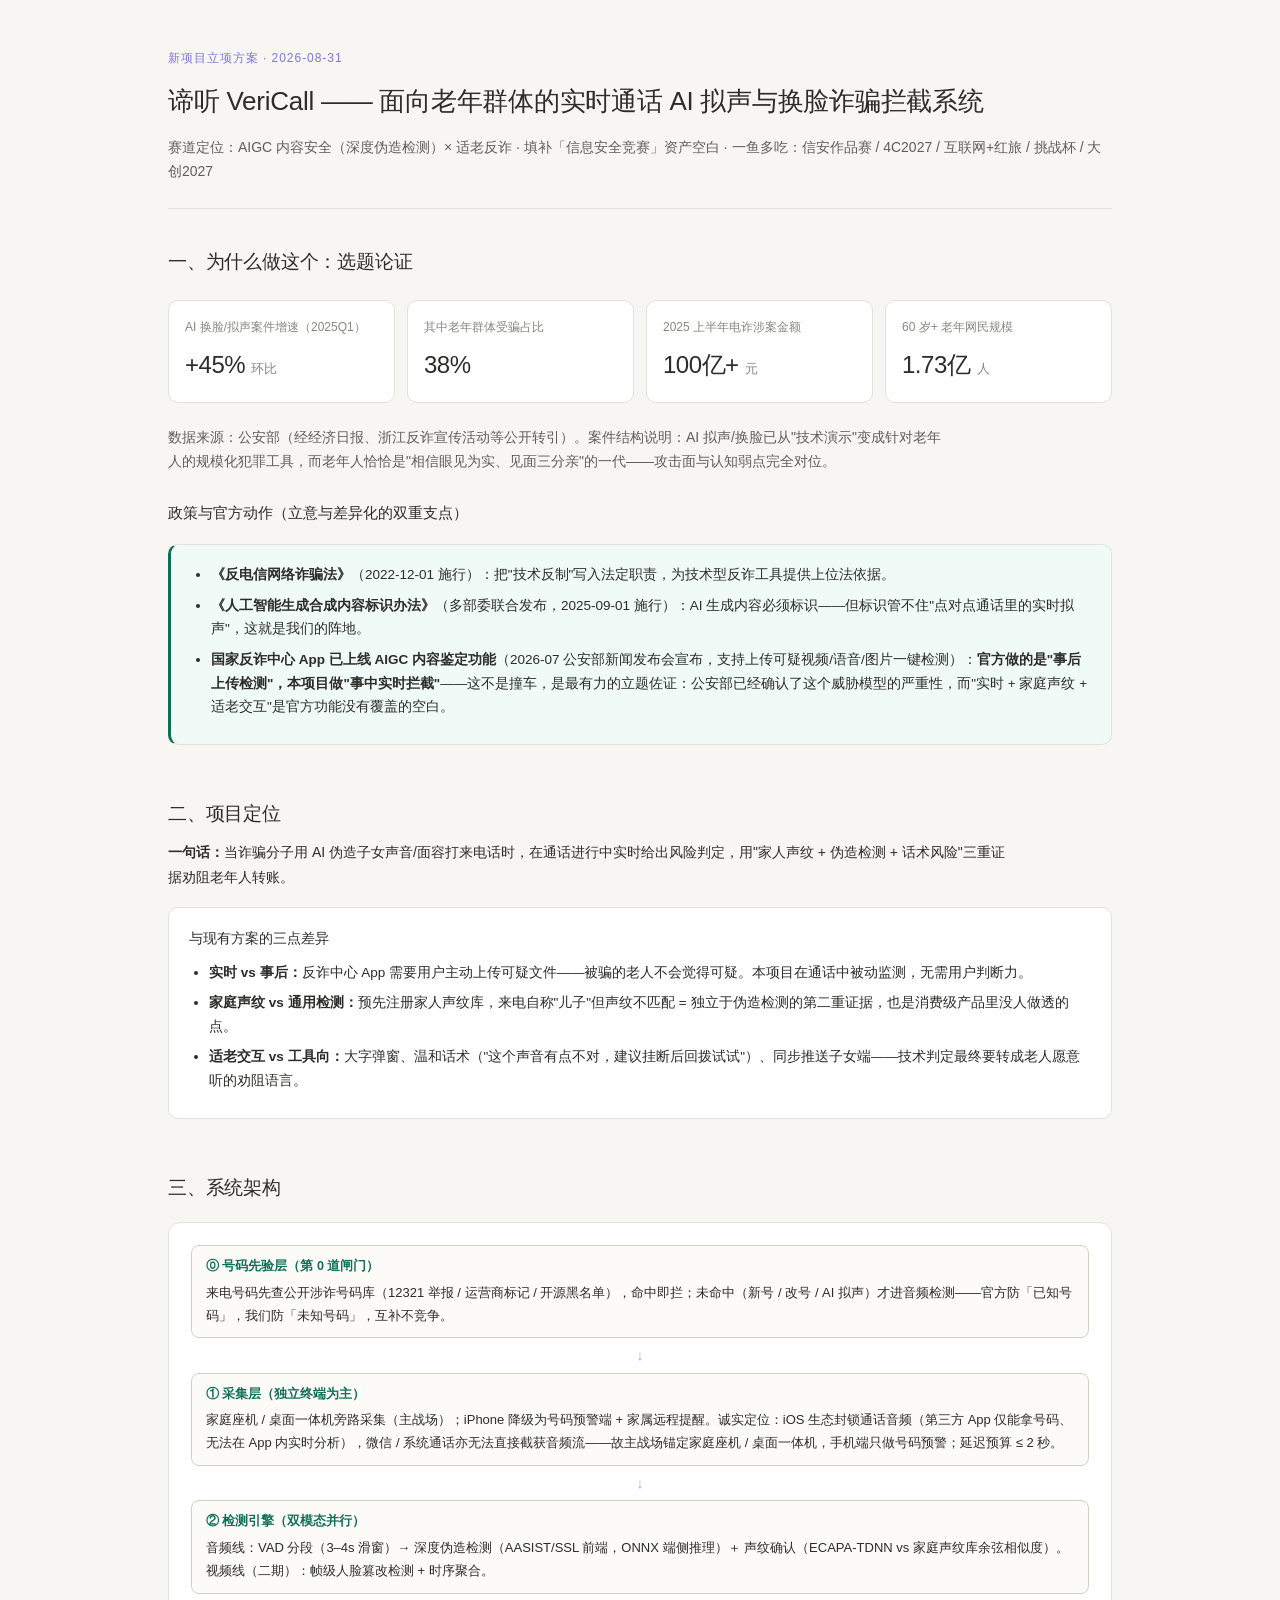
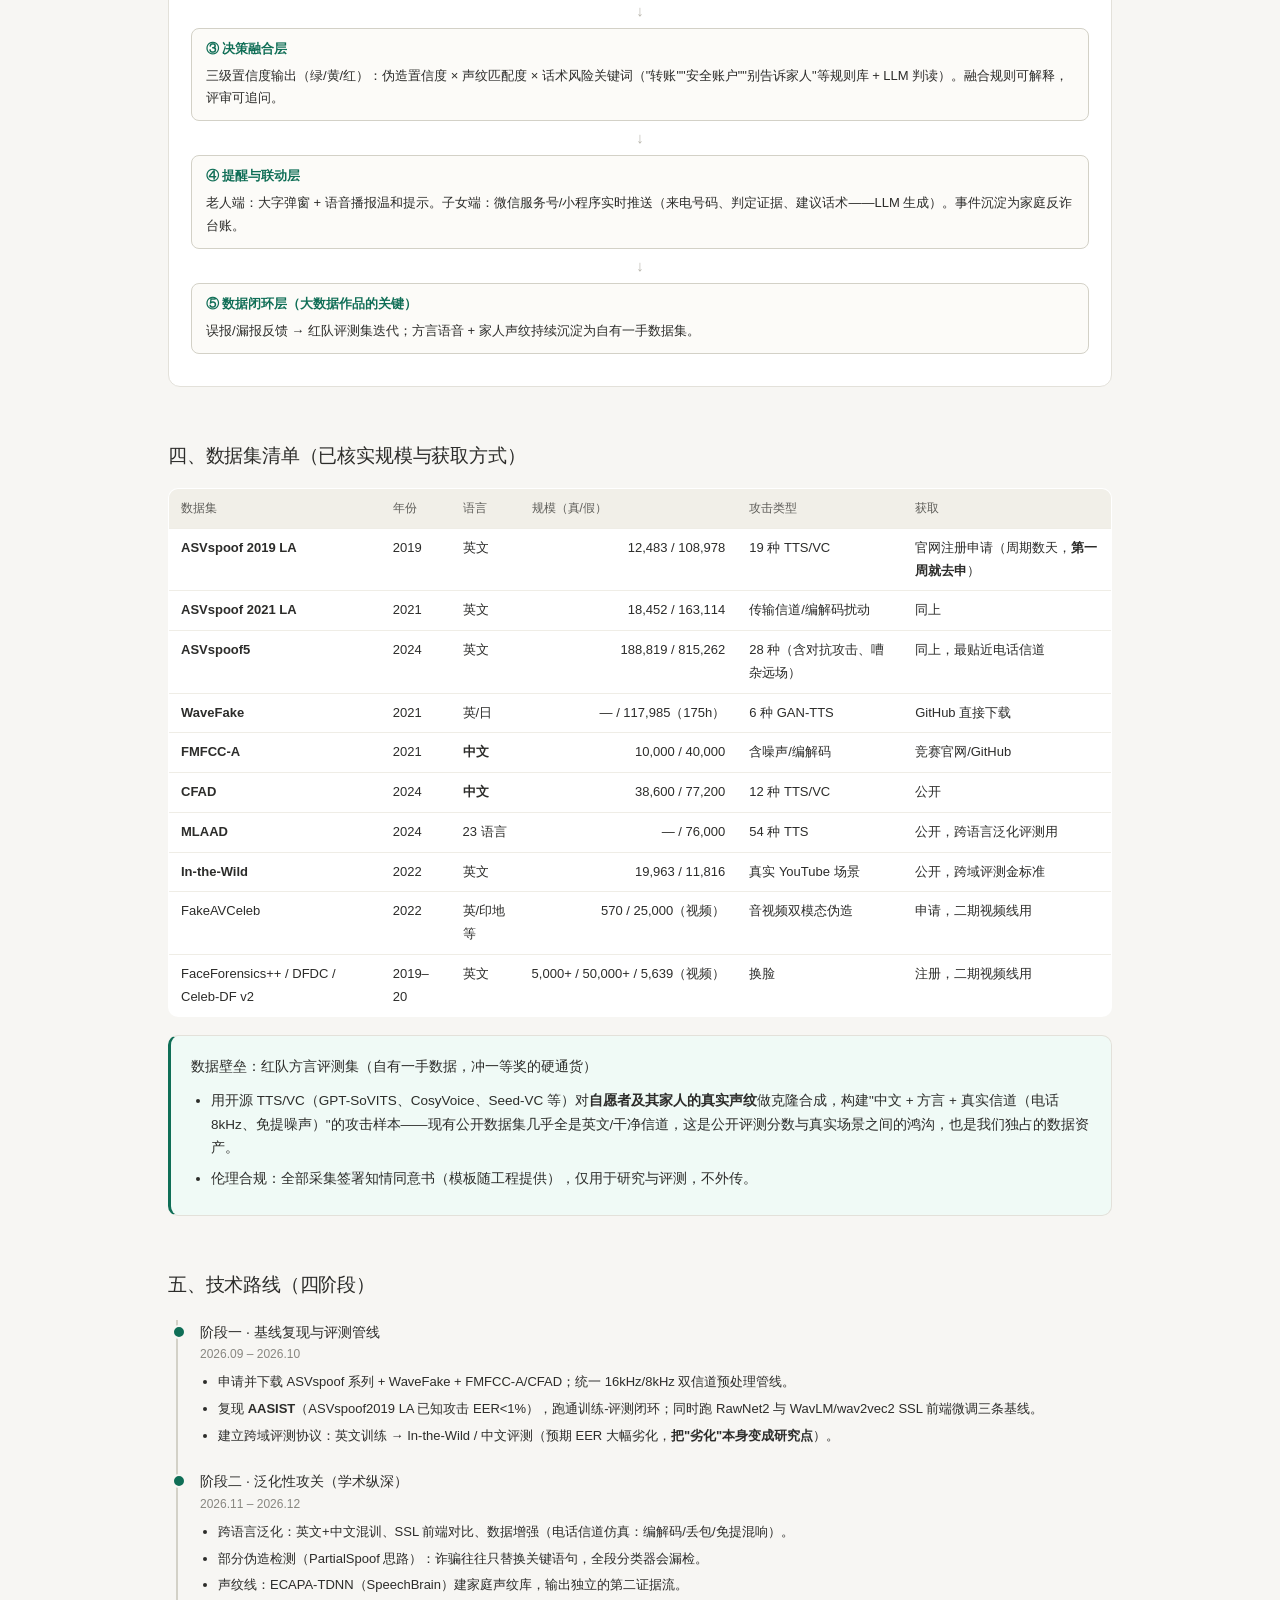
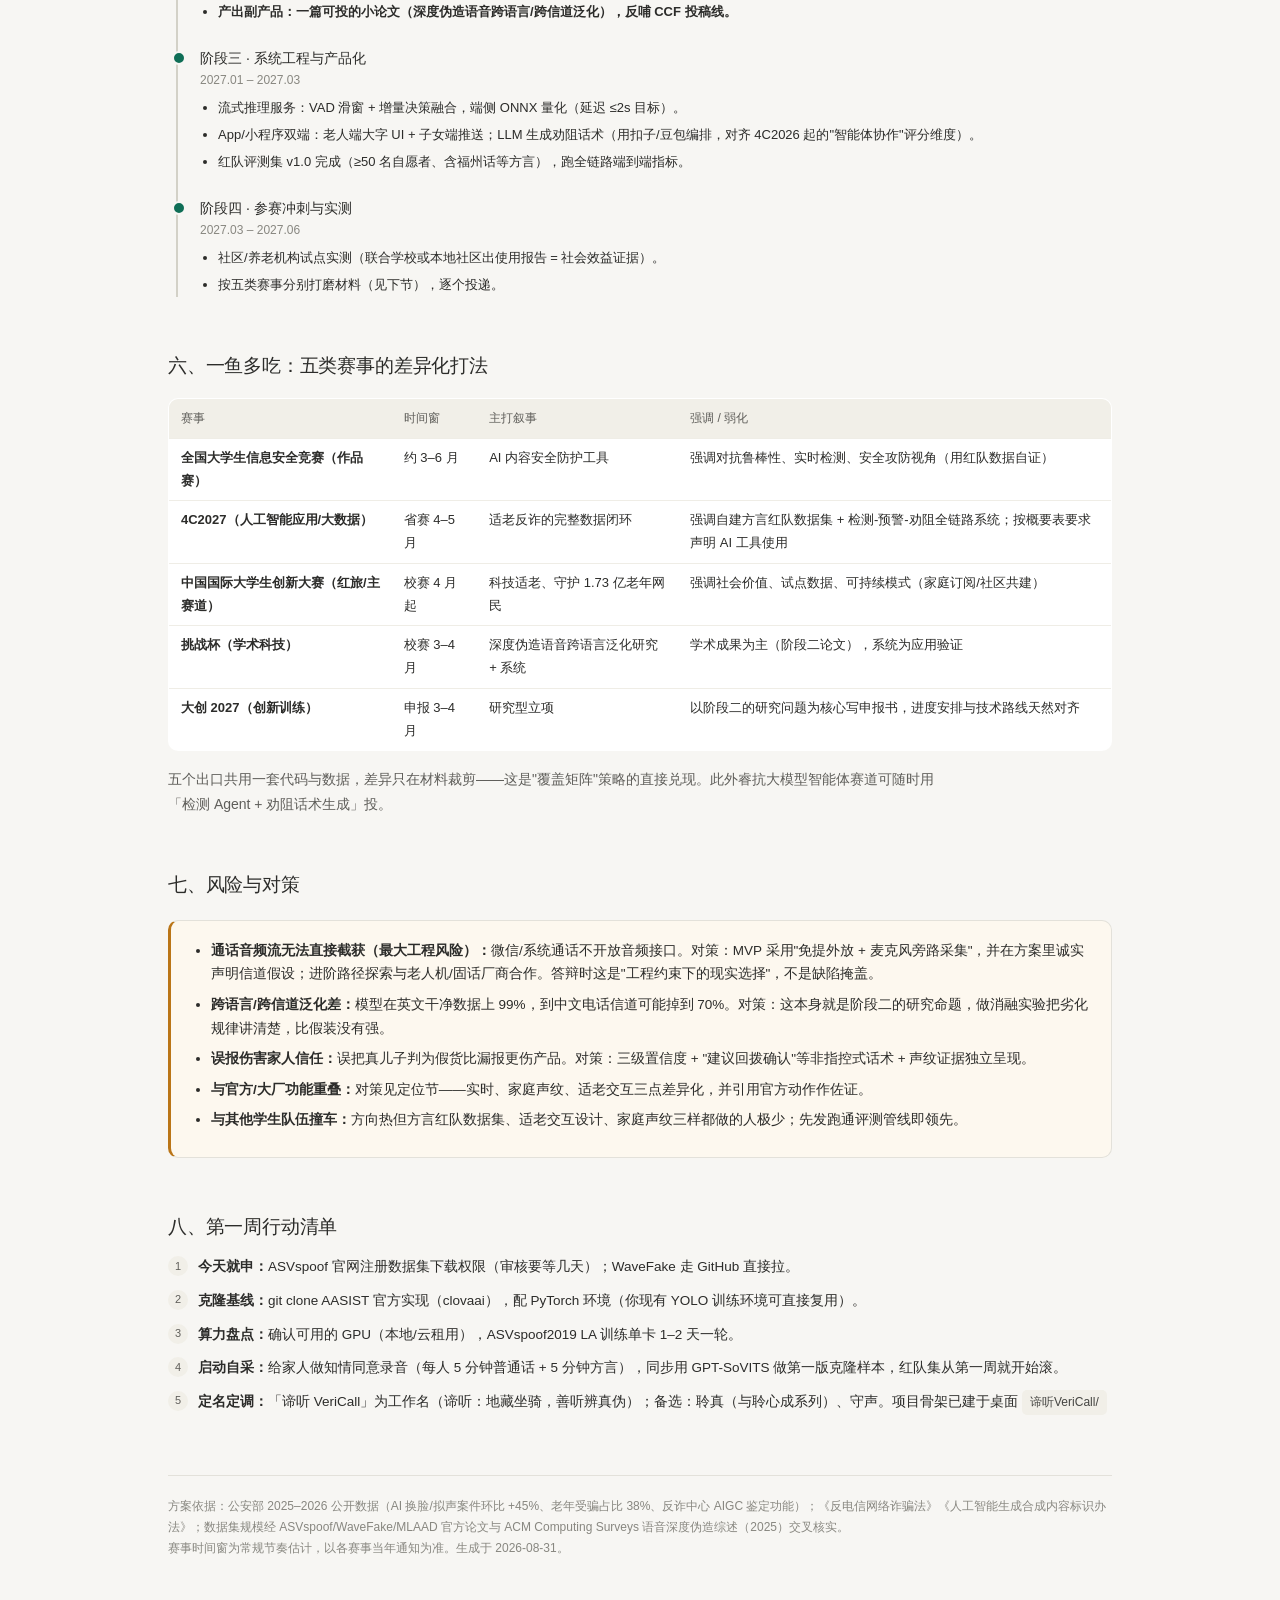
<file: docs/项目方案书.html>
<!DOCTYPE html>
<html lang="zh-CN"><head><meta charset="utf-8">
<meta name="viewport" content="width=device-width,initial-scale=1">
<title>谛听 VeriCall · 项目方案书</title>
<style>
*{box-sizing:border-box;margin:0;padding:0}
body{font-family:-apple-system,BlinkMacSystemFont,"Segoe UI","PingFang SC","Microsoft YaHei",sans-serif;background:#F7F6F3;color:#2C2C2A;line-height:1.75;font-size:14px;-webkit-font-smoothing:antialiased}
.wrap{max-width:1000px;margin:0 auto;padding:48px 28px 80px}
header{border-bottom:1px solid #E3E1DA;padding-bottom:24px;margin-bottom:36px}
.kicker{font-size:12px;letter-spacing:.08em;color:#7F77DD;font-weight:500;margin-bottom:10px}
h1{font-size:26px;font-weight:500;letter-spacing:-.01em;margin-bottom:10px}
.sub{color:#5F5E5A;font-size:14px}
h2{font-size:19px;font-weight:500;margin:52px 0 10px;letter-spacing:-.01em}
h2:first-of-type{margin-top:0}
h3{font-size:15px;font-weight:500;margin:26px 0 10px}
p{max-width:840px;margin-bottom:12px}
.lead{color:#5F5E5A;margin-bottom:18px;max-width:780px}
.cards{display:grid;grid-template-columns:repeat(4,1fr);gap:12px;margin:22px 0}
.card{background:#fff;border:1px solid #E3E1DA;border-radius:10px;padding:16px}
.card .lbl{font-size:12px;color:#888780;margin-bottom:6px}
.card .val{font-size:24px;font-weight:500;letter-spacing:-.02em}
.card .val small{font-size:12.5px;color:#888780;font-weight:400}
table{width:100%;border-collapse:collapse;background:#fff;border:1px solid #E3E1DA;border-radius:10px;overflow:hidden;font-size:13px;margin:16px 0}
th{background:#F1EFE8;text-align:left;padding:9px 12px;font-weight:500;font-size:12px;color:#5F5E5A;white-space:nowrap}
td{padding:8px 12px;border-top:1px solid #EFEDE6;vertical-align:top}
td.num{text-align:right;font-variant-numeric:tabular-nums;white-space:nowrap}
.note{background:#fff;border:1px solid #E3E1DA;border-radius:10px;padding:18px 20px;margin:18px 0}
.note.warn{border-left:3px solid #BA7517;background:#FDF8EF}
.note.key{border-left:3px solid #0F6E56;background:#F0FAF6}
.note h4{font-size:14px;font-weight:500;margin-bottom:10px}
.note ul{margin:0;padding-left:20px}
.note li{margin-bottom:7px;font-size:13.5px}
.chip{display:inline-block;background:#F1EFE8;border-radius:5px;padding:2px 8px;font-size:12px;margin:0 4px 4px 0;color:#444441}
.arch{background:#fff;border:1px solid #E3E1DA;border-radius:12px;padding:22px;margin:18px 0;font-size:13px}
.arch .layer{border:1px solid #D3D1C7;border-radius:8px;padding:10px 14px;margin-bottom:10px;background:#FCFBF8}
.arch .layer b{display:block;font-size:12.5px;margin-bottom:4px;color:#0F6E56}
.arch .arrow{text-align:center;color:#B8B5AC;font-size:15px;margin:-6px 0 4px}
.steps{counter-reset:s;margin-top:12px}
.steps li{list-style:none;counter-increment:s;position:relative;padding-left:30px;margin-bottom:10px;font-size:13.5px}
.steps li::before{content:counter(s);position:absolute;left:0;top:1px;width:20px;height:20px;border-radius:50%;background:#F1EFE8;color:#5F5E5A;font-size:11px;display:flex;align-items:center;justify-content:center;font-weight:500}
.tl{border-left:2px solid #D3D1C7;margin:18px 0 18px 8px;padding-left:22px}
.tl .phase{margin-bottom:22px;position:relative}
.tl .phase::before{content:"";position:absolute;left:-28px;top:5px;width:10px;height:10px;border-radius:50%;background:#0F6E56;border:2px solid #F7F6F3}
.tl .phase h4{font-size:14px;font-weight:500}
.tl .phase .time{font-size:12px;color:#888780}
.tl .phase ul{padding-left:18px;margin-top:6px}
.tl .phase li{font-size:13px;margin-bottom:4px}
footer{margin-top:56px;padding-top:20px;border-top:1px solid #E3E1DA;color:#888780;font-size:12px}
@media(max-width:760px){.cards{grid-template-columns:repeat(2,1fr)}}
</style></head><body><div class="wrap">

<header>
<div class="kicker">新项目立项方案 · 2026-08-31</div>
<h1>谛听 VeriCall —— 面向老年群体的实时通话 AI 拟声与换脸诈骗拦截系统</h1>
<div class="sub">赛道定位：AIGC 内容安全（深度伪造检测）× 适老反诈 · 填补「信息安全竞赛」资产空白 · 一鱼多吃：信安作品赛 / 4C2027 / 互联网+红旅 / 挑战杯 / 大创2027</div>
</header>

<h2>一、为什么做这个：选题论证</h2>
<div class="cards">
<div class="card"><div class="lbl">AI 换脸/拟声案件增速（2025Q1）</div><div class="val">+45% <small>环比</small></div></div>
<div class="card"><div class="lbl">其中老年群体受骗占比</div><div class="val">38%</div></div>
<div class="card"><div class="lbl">2025 上半年电诈涉案金额</div><div class="val">100亿+ <small>元</small></div></div>
<div class="card"><div class="lbl">60 岁+ 老年网民规模</div><div class="val">1.73亿 <small>人</small></div></div>
</div>
<p class="lead">数据来源：公安部（经经济日报、浙江反诈宣传活动等公开转引）。案件结构说明：AI 拟声/换脸已从"技术演示"变成针对老年人的规模化犯罪工具，而老年人恰恰是"相信眼见为实、见面三分亲"的一代——攻击面与认知弱点完全对位。</p>

<h3>政策与官方动作（立意与差异化的双重支点）</h3>
<div class="note key">
<ul>
<li><strong>《反电信网络诈骗法》</strong>（2022-12-01 施行）：把"技术反制"写入法定职责，为技术型反诈工具提供上位法依据。</li>
<li><strong>《人工智能生成合成内容标识办法》</strong>（多部委联合发布，2025-09-01 施行）：AI 生成内容必须标识——但标识管不住"点对点通话里的实时拟声"，这就是我们的阵地。</li>
<li><strong>国家反诈中心 App 已上线 AIGC 内容鉴定功能</strong>（2026-07 公安部新闻发布会宣布，支持上传可疑视频/语音/图片一键检测）：<strong>官方做的是"事后上传检测"，本项目做"事中实时拦截"</strong>——这不是撞车，是最有力的立题佐证：公安部已经确认了这个威胁模型的严重性，而"实时 + 家庭声纹 + 适老交互"是官方功能没有覆盖的空白。</li>
</ul>
</div>

<h2>二、项目定位</h2>
<p><strong>一句话：</strong>当诈骗分子用 AI 伪造子女声音/面容打来电话时，在通话进行中实时给出风险判定，用"家人声纹 + 伪造检测 + 话术风险"三重证据劝阻老年人转账。</p>
<div class="note">
<h4>与现有方案的三点差异</h4>
<ul>
<li><strong>实时 vs 事后：</strong>反诈中心 App 需要用户主动上传可疑文件——被骗的老人不会觉得可疑。本项目在通话中被动监测，无需用户判断力。</li>
<li><strong>家庭声纹 vs 通用检测：</strong>预先注册家人声纹库，来电自称"儿子"但声纹不匹配 = 独立于伪造检测的第二重证据，也是消费级产品里没人做透的点。</li>
<li><strong>适老交互 vs 工具向：</strong>大字弹窗、温和话术（"这个声音有点不对，建议挂断后回拨试试"）、同步推送子女端——技术判定最终要转成老人愿意听的劝阻语言。</li>
</ul>
</div>

<h2>三、系统架构</h2>
<div class="arch">
<div class="layer"><b>⓪ 号码先验层（第 0 道闸门）</b>来电号码先查公开涉诈号码库（12321 举报 / 运营商标记 / 开源黑名单），命中即拦；未命中（新号 / 改号 / AI 拟声）才进音频检测——官方防「已知号码」，我们防「未知号码」，互补不竞争。</div>
<div class="arrow">↓</div>
<div class="layer"><b>① 采集层（独立终端为主）</b>家庭座机 / 桌面一体机旁路采集（主战场）；iPhone 降级为号码预警端 + 家属远程提醒。诚实定位：iOS 生态封锁通话音频（第三方 App 仅能拿号码、无法在 App 内实时分析），微信 / 系统通话亦无法直接截获音频流——故主战场锚定家庭座机 / 桌面一体机，手机端只做号码预警；延迟预算 ≤ 2 秒。</div>
<div class="arrow">↓</div>
<div class="layer"><b>② 检测引擎（双模态并行）</b>音频线：VAD 分段（3–4s 滑窗）→ 深度伪造检测（AASIST/SSL 前端，ONNX 端侧推理）＋ 声纹确认（ECAPA-TDNN vs 家庭声纹库余弦相似度）。视频线（二期）：帧级人脸篡改检测 + 时序聚合。</div>
<div class="arrow">↓</div>
<div class="layer"><b>③ 决策融合层</b>三级置信度输出（绿/黄/红）：伪造置信度 × 声纹匹配度 × 话术风险关键词（"转账""安全账户""别告诉家人"等规则库 + LLM 判读）。融合规则可解释，评审可追问。</div>
<div class="arrow">↓</div>
<div class="layer"><b>④ 提醒与联动层</b>老人端：大字弹窗 + 语音播报温和提示。子女端：微信服务号/小程序实时推送（来电号码、判定证据、建议话术——LLM 生成）。事件沉淀为家庭反诈台账。</div>
<div class="arrow">↓</div>
<div class="layer"><b>⑤ 数据闭环层（大数据作品的关键）</b>误报/漏报反馈 → 红队评测集迭代；方言语音 + 家人声纹持续沉淀为自有一手数据集。</div>
</div>

<h2>四、数据集清单（已核实规模与获取方式）</h2>
<table>
<thead><tr><th>数据集</th><th>年份</th><th>语言</th><th>规模（真/假）</th><th>攻击类型</th><th>获取</th></tr></thead>
<tbody>
<tr><td><strong>ASVspoof 2019 LA</strong></td><td>2019</td><td>英文</td><td class="num">12,483 / 108,978</td><td>19 种 TTS/VC</td><td>官网注册申请（周期数天，<b>第一周就去申</b>）</td></tr>
<tr><td><strong>ASVspoof 2021 LA</strong></td><td>2021</td><td>英文</td><td class="num">18,452 / 163,114</td><td>传输信道/编解码扰动</td><td>同上</td></tr>
<tr><td><strong>ASVspoof5</strong></td><td>2024</td><td>英文</td><td class="num">188,819 / 815,262</td><td>28 种（含对抗攻击、嘈杂远场）</td><td>同上，最贴近电话信道</td></tr>
<tr><td><strong>WaveFake</strong></td><td>2021</td><td>英/日</td><td class="num">— / 117,985（175h）</td><td>6 种 GAN-TTS</td><td>GitHub 直接下载</td></tr>
<tr><td><strong>FMFCC-A</strong></td><td>2021</td><td><b>中文</b></td><td class="num">10,000 / 40,000</td><td>含噪声/编解码</td><td>竞赛官网/GitHub</td></tr>
<tr><td><strong>CFAD</strong></td><td>2024</td><td><b>中文</b></td><td class="num">38,600 / 77,200</td><td>12 种 TTS/VC</td><td>公开</td></tr>
<tr><td><strong>MLAAD</strong></td><td>2024</td><td>23 语言</td><td class="num">— / 76,000</td><td>54 种 TTS</td><td>公开，跨语言泛化评测用</td></tr>
<tr><td><strong>In-the-Wild</strong></td><td>2022</td><td>英文</td><td class="num">19,963 / 11,816</td><td>真实 YouTube 场景</td><td>公开，跨域评测金标准</td></tr>
<tr><td>FakeAVCeleb</td><td>2022</td><td>英/印地等</td><td class="num">570 / 25,000（视频）</td><td>音视频双模态伪造</td><td>申请，二期视频线用</td></tr>
<tr><td>FaceForensics++ / DFDC / Celeb-DF v2</td><td>2019–20</td><td>英文</td><td class="num">5,000+ / 50,000+ / 5,639（视频）</td><td>换脸</td><td>注册，二期视频线用</td></tr>
</tbody></table>
<div class="note key">
<h4>数据壁垒：红队方言评测集（自有一手数据，冲一等奖的硬通货）</h4>
<ul>
<li>用开源 TTS/VC（GPT-SoVITS、CosyVoice、Seed-VC 等）对<strong>自愿者及其家人的真实声纹</strong>做克隆合成，构建"中文 + 方言 + 真实信道（电话 8kHz、免提噪声）"的攻击样本——现有公开数据集几乎全是英文/干净信道，这是公开评测分数与真实场景之间的鸿沟，也是我们独占的数据资产。</li>
<li>伦理合规：全部采集签署知情同意书（模板随工程提供），仅用于研究与评测，不外传。</li>
</ul>
</div>

<h2>五、技术路线（四阶段）</h2>
<div class="tl">
<div class="phase"><h4>阶段一 · 基线复现与评测管线</h4><div class="time">2026.09 – 2026.10</div>
<ul>
<li>申请并下载 ASVspoof 系列 + WaveFake + FMFCC-A/CFAD；统一 16kHz/8kHz 双信道预处理管线。</li>
<li>复现 <strong>AASIST</strong>（ASVspoof2019 LA 已知攻击 EER&lt;1%），跑通训练-评测闭环；同时跑 RawNet2 与 WavLM/wav2vec2 SSL 前端微调三条基线。</li>
<li>建立跨域评测协议：英文训练 → In-the-Wild / 中文评测（预期 EER 大幅劣化，<strong>把"劣化"本身变成研究点</strong>）。</li>
</ul></div>
<div class="phase"><h4>阶段二 · 泛化性攻关（学术纵深）</h4><div class="time">2026.11 – 2026.12</div>
<ul>
<li>跨语言泛化：英文+中文混训、SSL 前端对比、数据增强（电话信道仿真：编解码/丢包/免提混响）。</li>
<li>部分伪造检测（PartialSpoof 思路）：诈骗往往只替换关键语句，全段分类器会漏检。</li>
<li>声纹线：ECAPA-TDNN（SpeechBrain）建家庭声纹库，输出独立的第二证据流。</li>
<li><strong>产出副产品：一篇可投的小论文（深度伪造语音跨语言/跨信道泛化），反哺 CCF 投稿线。</strong></li>
</ul></div>
<div class="phase"><h4>阶段三 · 系统工程与产品化</h4><div class="time">2027.01 – 2027.03</div>
<ul>
<li>流式推理服务：VAD 滑窗 + 增量决策融合，端侧 ONNX 量化（延迟 ≤2s 目标）。</li>
<li>App/小程序双端：老人端大字 UI + 子女端推送；LLM 生成劝阻话术（用扣子/豆包编排，对齐 4C2026 起的"智能体协作"评分维度）。</li>
<li>红队评测集 v1.0 完成（≥50 名自愿者、含福州话等方言），跑全链路端到端指标。</li>
</ul></div>
<div class="phase"><h4>阶段四 · 参赛冲刺与实测</h4><div class="time">2027.03 – 2027.06</div>
<ul>
<li>社区/养老机构试点实测（联合学校或本地社区出使用报告 = 社会效益证据）。</li>
<li>按五类赛事分别打磨材料（见下节），逐个投递。</li>
</ul></div>
</div>

<h2>六、一鱼多吃：五类赛事的差异化打法</h2>
<table>
<thead><tr><th>赛事</th><th>时间窗</th><th>主打叙事</th><th>强调 / 弱化</th></tr></thead>
<tbody>
<tr><td><strong>全国大学生信息安全竞赛（作品赛）</strong></td><td>约 3–6 月</td><td>AI 内容安全防护工具</td><td>强调对抗鲁棒性、实时检测、安全攻防视角（用红队数据自证）</td></tr>
<tr><td><strong>4C2027（人工智能应用/大数据）</strong></td><td>省赛 4–5 月</td><td>适老反诈的完整数据闭环</td><td>强调自建方言红队数据集 + 检测-预警-劝阻全链路系统；按概要表要求声明 AI 工具使用</td></tr>
<tr><td><strong>中国国际大学生创新大赛（红旅/主赛道）</strong></td><td>校赛 4 月起</td><td>科技适老、守护 1.73 亿老年网民</td><td>强调社会价值、试点数据、可持续模式（家庭订阅/社区共建）</td></tr>
<tr><td><strong>挑战杯（学术科技）</strong></td><td>校赛 3–4 月</td><td>深度伪造语音跨语言泛化研究 + 系统</td><td>学术成果为主（阶段二论文），系统为应用验证</td></tr>
<tr><td><strong>大创 2027（创新训练）</strong></td><td>申报 3–4 月</td><td>研究型立项</td><td>以阶段二的研究问题为核心写申报书，进度安排与技术路线天然对齐</td></tr>
</tbody></table>
<p class="lead">五个出口共用一套代码与数据，差异只在材料裁剪——这是"覆盖矩阵"策略的直接兑现。此外睿抗大模型智能体赛道可随时用「检测 Agent + 劝阻话术生成」投。</p>

<h2>七、风险与对策</h2>
<div class="note warn">
<ul>
<li><strong>通话音频流无法直接截获（最大工程风险）：</strong>微信/系统通话不开放音频接口。对策：MVP 采用"免提外放 + 麦克风旁路采集"，并在方案里诚实声明信道假设；进阶路径探索与老人机/固话厂商合作。答辩时这是"工程约束下的现实选择"，不是缺陷掩盖。</li>
<li><strong>跨语言/跨信道泛化差：</strong>模型在英文干净数据上 99%，到中文电话信道可能掉到 70%。对策：这本身就是阶段二的研究命题，做消融实验把劣化规律讲清楚，比假装没有强。</li>
<li><strong>误报伤害家人信任：</strong>误把真儿子判为假货比漏报更伤产品。对策：三级置信度 + "建议回拨确认"等非指控式话术 + 声纹证据独立呈现。</li>
<li><strong>与官方/大厂功能重叠：</strong>对策见定位节——实时、家庭声纹、适老交互三点差异化，并引用官方动作作佐证。</li>
<li><strong>与其他学生队伍撞车：</strong>方向热但方言红队数据集、适老交互设计、家庭声纹三样都做的人极少；先发跑通评测管线即领先。</li>
</ul>
</div>

<h2>八、第一周行动清单</h2>
<ol class="steps">
<li><strong>今天就申：</strong>ASVspoof 官网注册数据集下载权限（审核要等几天）；WaveFake 走 GitHub 直接拉。</li>
<li><strong>克隆基线：</strong>git clone AASIST 官方实现（clovaai），配 PyTorch 环境（你现有 YOLO 训练环境可直接复用）。</li>
<li><strong>算力盘点：</strong>确认可用的 GPU（本地/云租用），ASVspoof2019 LA 训练单卡 1–2 天一轮。</li>
<li><strong>启动自采：</strong>给家人做知情同意录音（每人 5 分钟普通话 + 5 分钟方言），同步用 GPT-SoVITS 做第一版克隆样本，红队集从第一周就开始滚。</li>
<li><strong>定名定调：</strong>「谛听 VeriCall」为工作名（谛听：地藏坐骑，善听辨真伪）；备选：聆真（与聆心成系列）、守声。项目骨架已建于桌面 <span class="chip">谛听VeriCall/</span></li>
</ol>

<footer>
方案依据：公安部 2025–2026 公开数据（AI 换脸/拟声案件环比 +45%、老年受骗占比 38%、反诈中心 AIGC 鉴定功能）；《反电信网络诈骗法》《人工智能生成合成内容标识办法》；数据集规模经 ASVspoof/WaveFake/MLAAD 官方论文与 ACM Computing Surveys 语音深度伪造综述（2025）交叉核实。<br>
赛事时间窗为常规节奏估计，以各赛事当年通知为准。生成于 2026-08-31。
</footer>
</div></body></html>
</file>
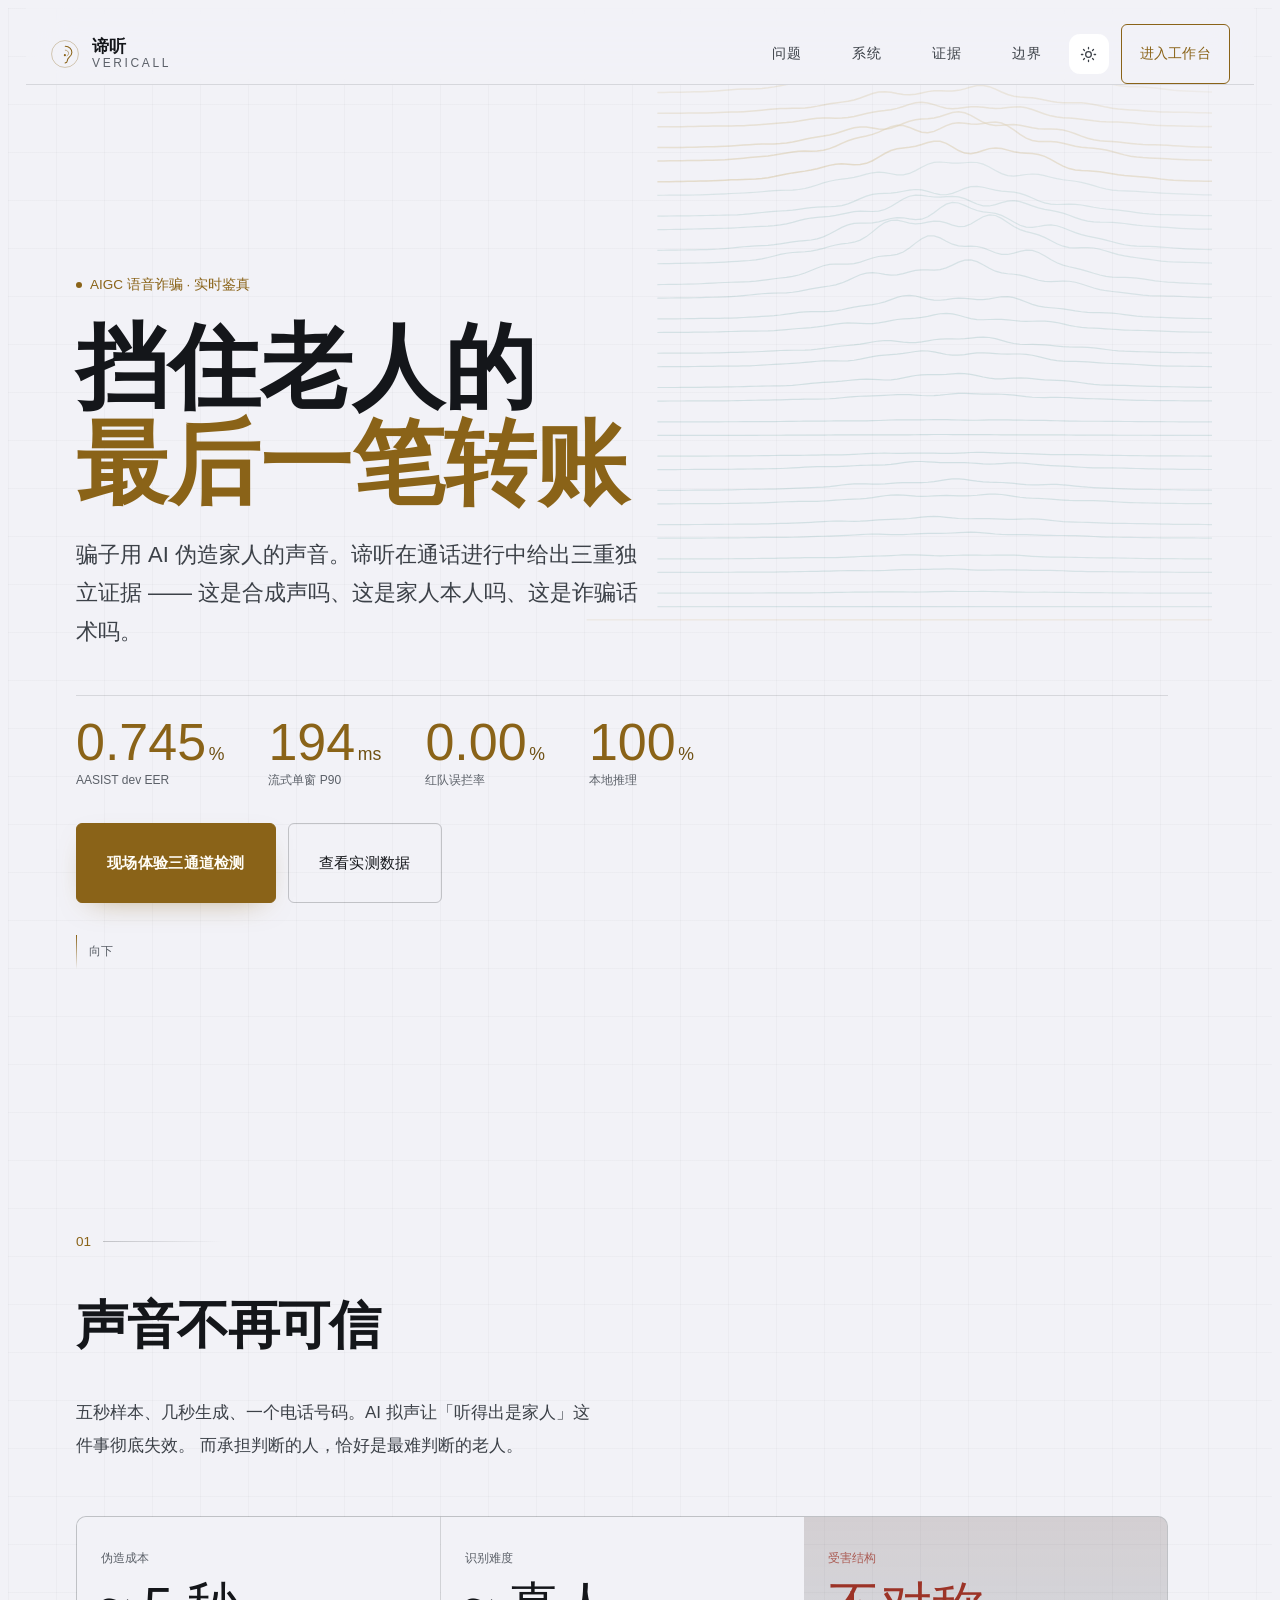
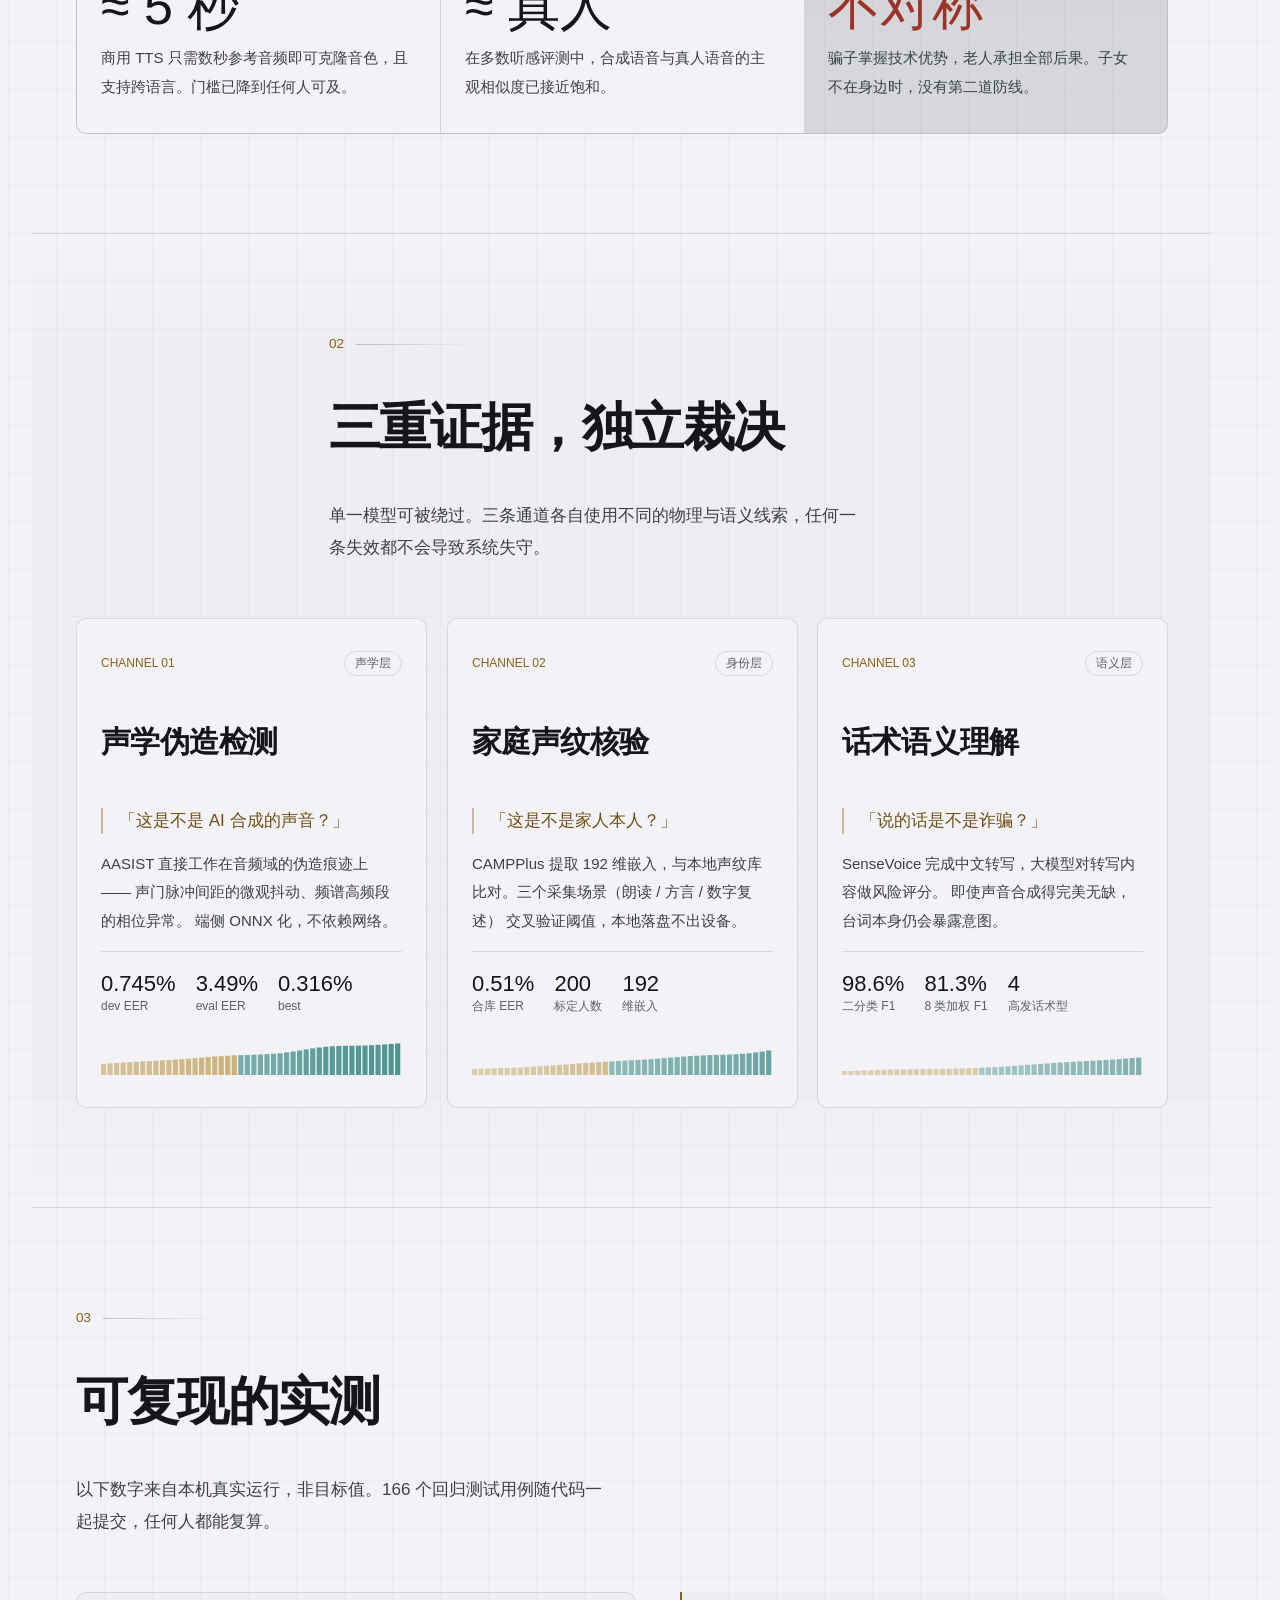
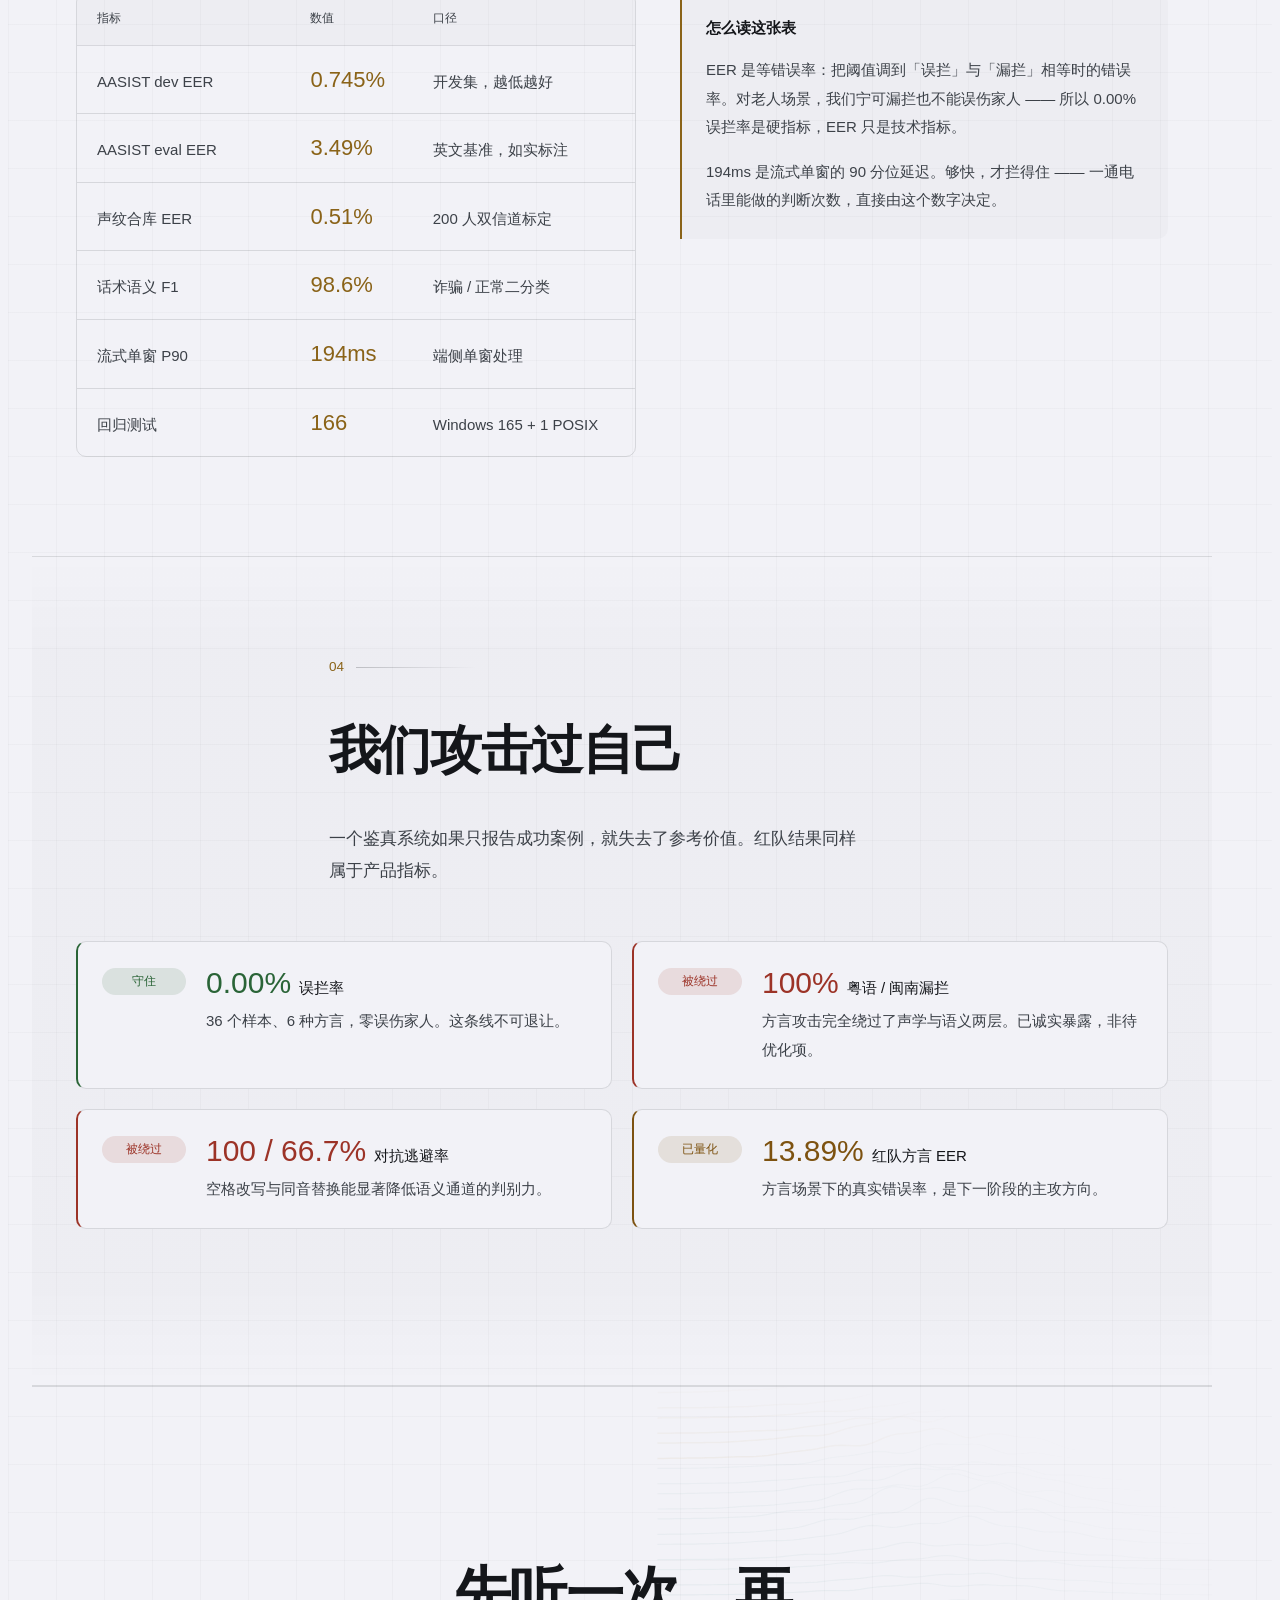
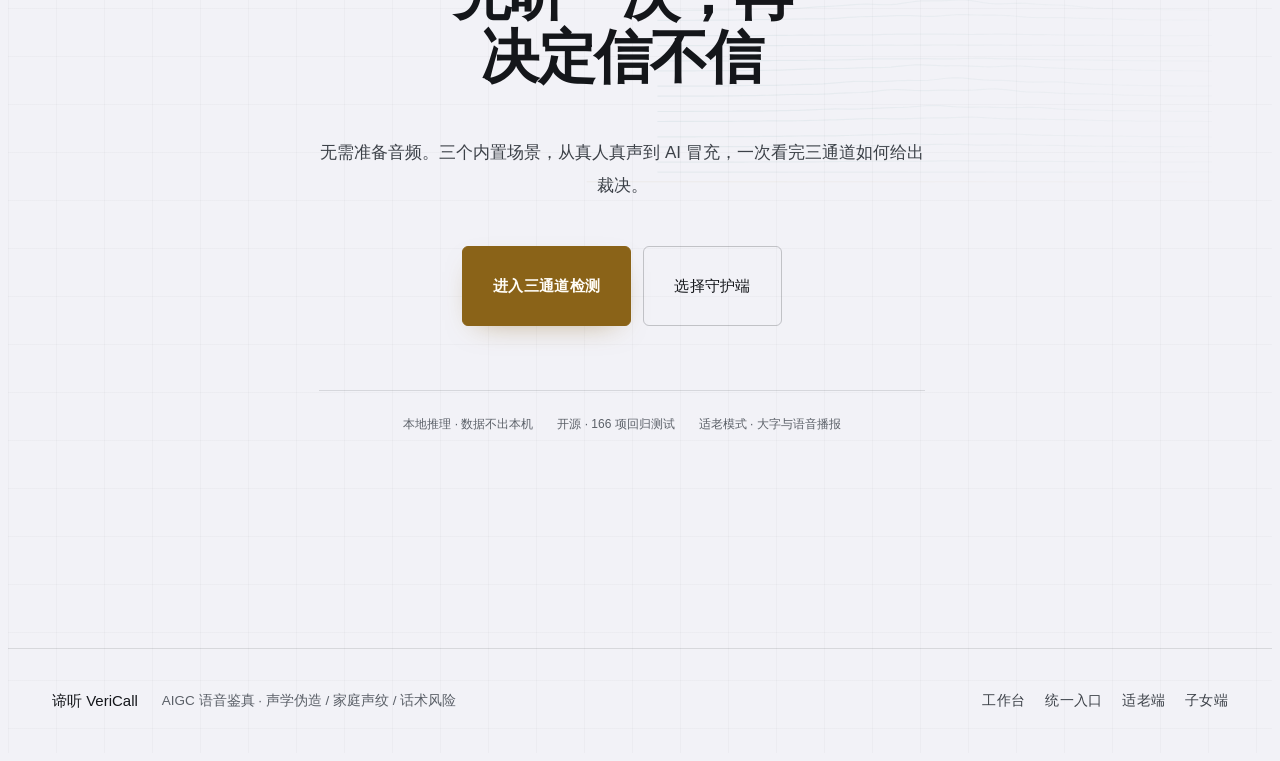
<file: web/showcase.html>
<!DOCTYPE html>
<html lang="zh-CN" data-theme="dark">
<head>
<meta charset="UTF-8">
<meta name="viewport" content="width=device-width, initial-scale=1.0, viewport-fit=cover">
<meta name="description" content="谛听 VeriCall —— 面向 AIGC 语音诈骗的三通道实时鉴真系统。声学伪造检测、家庭声纹核验、话术语义理解，本地推理，单窗 194ms。">
<meta name="theme-color" content="#07090b">
<title>谛听 VeriCall · 挡住最后一笔转账</title>
<link rel="icon" href="data:image/svg+xml,%3Csvg xmlns='http://www.w3.org/2000/svg' viewBox='0 0 48 48'%3E%3Ccircle cx='24' cy='24' r='21' fill='none' stroke='%23d4b483' stroke-width='2'/%3E%3Cpath d='M24.5 11.5c6.2 0 10.5 4.6 10.5 10.2 0 4.1-2.5 6.3-4.8 8.2-1.6 1.4-2.3 2.9-2.5 4.8-.2 2.2-1.3 3.5-3.4 3.5' fill='none' stroke='%23d4b483' stroke-width='2.5' stroke-linecap='round'/%3E%3Ccircle cx='23.8' cy='25.8' r='2.5' fill='%23d4b483'/%3E%3C/svg%3E">
<link rel="stylesheet" href="ui.css?v=26">
<link rel="stylesheet" href="design-system.css?v=1">
<link rel="stylesheet" href="typography.css?v=1">
<link rel="stylesheet" href="refine.css?v=1">
<link rel="stylesheet" href="orchestrate.css?v=1">
<link rel="stylesheet" href="showcase.css?v=2">
<script src="theme.js?v=26"></script>
</head>
<body data-app="showcase">

<!-- ===================== 导航 ===================== -->
<header class="sc-nav">
  <a class="sc-logo" href="index.html" aria-label="谛听 VeriCall 返回工作台">
    <svg viewBox="0 0 48 48" fill="none" aria-hidden="true">
      <circle cx="24" cy="24" r="21.5" stroke="currentColor" stroke-width="1" opacity=".5"/>
      <path d="M24.5 11.5c6.2 0 10.5 4.6 10.5 10.2 0 4.1-2.5 6.3-4.8 8.2-1.6 1.4-2.3 2.9-2.5 4.8-.2 2.2-1.3 3.5-3.4 3.5"
            stroke="currentColor" stroke-width="1.7" stroke-linecap="round"/>
      <path d="M24.5 17.8c3 0 5.2 2.3 5.2 5.1 0 2-1.2 3.1-2.4 4"
            stroke="currentColor" stroke-width="1.2" stroke-linecap="round" opacity=".7"/>
      <circle cx="23.8" cy="25.8" r="1.7" fill="currentColor"/>
    </svg>
    <span class="sc-logo-txt"><b>谛听</b><i>VERICALL</i></span>
  </a>
  <nav class="sc-navlinks" aria-label="页面导航">
    <a href="#problem">问题</a>
    <a href="#system">系统</a>
    <a href="#evidence">证据</a>
    <a href="#honesty">边界</a>
  </nav>
  <div class="sc-navact">
    <button type="button" class="theme-toggle" data-theme-toggle aria-label="切换配色" title="切换配色">
      <svg class="theme-icon theme-icon-sun" viewBox="0 0 24 24" fill="none" stroke="currentColor" stroke-width="1.8" stroke-linecap="round" aria-hidden="true"><circle cx="12" cy="12" r="4"/><path d="M12 2v2M12 20v2M4.93 4.93l1.42 1.42M17.66 17.66l1.41 1.41M2 12h2M20 12h2M6.34 17.66l-1.41 1.41M19.07 4.93l-1.41 1.41"/></svg>
      <svg class="theme-icon theme-icon-moon" viewBox="0 0 24 24" fill="none" stroke="currentColor" stroke-width="1.8" stroke-linecap="round" stroke-linejoin="round" aria-hidden="true"><path d="M12 3a6 6 0 0 0 9 9 9 9 0 1 1-9-9Z"/></svg>
    </button>
    <a class="sc-cta" href="index.html">进入工作台</a>
  </div>
</header>

<main>

<!-- ===================== 01 · HERO ===================== -->
<section class="sc-hero" id="top">
  <!-- 原创母题：实时频谱场。canvas 由 spectrum.js 驱动，
       波形形态取自语音的 1/f 能量分布，非通用装饰光斑。 -->
  <canvas class="sc-field" id="scField" aria-hidden="true"></canvas>
  <div class="sc-hero-inner">
    <div class="sc-eyebrow" data-vc-in="wipe">
      <span class="sc-dot"></span>
      AIGC 语音诈骗 · 实时鉴真
    </div>
    <h1 class="sc-h1" data-vc-in="reveal">
      <span class="sc-l1" data-vc-in="rise">挡住老人的</span>
      <span class="sc-l2" data-vc-in="rise">最后一笔转账</span>
    </h1>
    <p class="sc-lead" data-vc-in="rise">
      骗子用 AI 伪造家人的声音。谛听在通话进行中给出三重独立证据 ——
      这是合成声吗、这是家人本人吗、这是诈骗话术吗。
    </p>
    <div class="sc-herometric" data-vc-in="rise">
      <div class="sc-hm"><b>0.745<i>%</i></b><span>AASIST dev EER</span></div>
      <div class="sc-hm"><b>194<i>ms</i></b><span>流式单窗 P90</span></div>
      <div class="sc-hm"><b>0.00<i>%</i></b><span>红队误拦率</span></div>
      <div class="sc-hm"><b>100<i>%</i></b><span>本地推理</span></div>
    </div>
    <div class="sc-herocta" data-vc-in="scale">
      <a class="sc-btn sc-btn-primary" href="index.html">现场体验三通道检测</a>
      <a class="sc-btn" href="#evidence">查看实测数据</a>
    </div>
    <div class="sc-scroll" data-vc-in="fade" aria-hidden="true"><i></i><span>向下</span></div>
  </div>
</section>

<!-- ===================== 02 · 问题 ===================== -->
<section class="sc-sec" id="problem">
  <div class="sc-sec-head">
    <div class="sc-sec-num" data-vc-in="wipe">01</div>
    <h2 data-vc-in="reveal">声音不再可信</h2>
    <p class="sc-sec-lead">
      五秒样本、几秒生成、一个电话号码。AI 拟声让「听得出是家人」这件事彻底失效。
      而承担判断的人，恰好是最难判断的老人。
    </p>
  </div>

  <div class="sc-problem">
    <article class="sc-pcard">
      <div class="sc-pcard-n">伪造成本</div>
      <div class="sc-pcard-v">≈ 5 秒</div>
      <p>商用 TTS 只需数秒参考音频即可克隆音色，且支持跨语言。门槛已降到任何人可及。</p>
    </article>
    <article class="sc-pcard">
      <div class="sc-pcard-n">识别难度</div>
      <div class="sc-pcard-v">≈ 真人</div>
      <p>在多数听感评测中，合成语音与真人语音的主观相似度已接近饱和。</p>
    </article>
    <article class="sc-pcard sc-pcard-hot">
      <div class="sc-pcard-n">受害结构</div>
      <div class="sc-pcard-v">不对称</div>
      <p>骗子掌握技术优势，老人承担全部后果。子女不在身边时，没有第二道防线。</p>
    </article>
  </div>
</section>

<!-- ===================== 03 · 系统 ===================== -->
<section class="sc-sec sc-sec-alt" id="system">
  <div class="sc-sec-head">
    <div class="sc-sec-num">02</div>
    <h2 data-vc-in="reveal">三重证据，独立裁决</h2>
    <p class="sc-sec-lead">
      单一模型可被绕过。三条通道各自使用不同的物理与语义线索，任何一条失效都不会导致系统失守。
    </p>
  </div>

  <div class="sc-chans">
    <article class="sc-chan" data-chan="1">
      <div class="sc-chan-top">
        <span class="sc-chan-idx">CHANNEL 01</span>
        <span class="sc-chan-tag">声学层</span>
      </div>
      <h3>声学伪造检测</h3>
      <p class="sc-chan-q">「这是不是 AI 合成的声音？」</p>
      <p class="sc-chan-d">
        AASIST 直接工作在音频域的伪造痕迹上 —— 声门脉冲间距的微观抖动、频谱高频段的相位异常。
        端侧 ONNX 化，不依赖网络。
      </p>
      <div class="sc-chan-metrics">
        <div><b>0.745%</b><span>dev EER</span></div>
        <div><b>3.49%</b><span>eval EER</span></div>
        <div><b>0.316%</b><span>best</span></div>
      </div>
      <div class="sc-spark" data-spark="1" aria-hidden="true"></div>
    </article>

    <article class="sc-chan" data-chan="2">
      <div class="sc-chan-top">
        <span class="sc-chan-idx">CHANNEL 02</span>
        <span class="sc-chan-tag">身份层</span>
      </div>
      <h3>家庭声纹核验</h3>
      <p class="sc-chan-q">「这是不是家人本人？」</p>
      <p class="sc-chan-d">
        CAMPPlus 提取 192 维嵌入，与本地声纹库比对。三个采集场景（朗读 / 方言 / 数字复述）
        交叉验证阈值，本地落盘不出设备。
      </p>
      <div class="sc-chan-metrics">
        <div><b>0.51%</b><span>合库 EER</span></div>
        <div><b>200</b><span>标定人数</span></div>
        <div><b>192</b><span>维嵌入</span></div>
      </div>
      <div class="sc-spark" data-spark="2" aria-hidden="true"></div>
    </article>

    <article class="sc-chan" data-chan="3">
      <div class="sc-chan-top">
        <span class="sc-chan-idx">CHANNEL 03</span>
        <span class="sc-chan-tag">语义层</span>
      </div>
      <h3>话术语义理解</h3>
      <p class="sc-chan-q">「说的话是不是诈骗？」</p>
      <p class="sc-chan-d">
        SenseVoice 完成中文转写，大模型对转写内容做风险评分。
        即使声音合成得完美无缺，台词本身仍会暴露意图。
      </p>
      <div class="sc-chan-metrics">
        <div><b>98.6%</b><span>二分类 F1</span></div>
        <div><b>81.3%</b><span>8 类加权 F1</span></div>
        <div><b>4</b><span>高发话术型</span></div>
      </div>
      <div class="sc-spark" data-spark="3" aria-hidden="true"></div>
    </article>
  </div>
</section>

<!-- ===================== 04 · 证据 ===================== -->
<section class="sc-sec" id="evidence">
  <div class="sc-sec-head">
    <div class="sc-sec-num">03</div>
    <h2 data-vc-in="reveal">可复现的实测</h2>
    <p class="sc-sec-lead">
      以下数字来自本机真实运行，非目标值。166 个回归测试用例随代码一起提交，任何人都能复算。
    </p>
  </div>

  <div class="sc-ev">
    <div class="sc-ev-table" role="table" aria-label="实测指标表">
      <div class="sc-ev-row sc-ev-hd" role="row">
        <span role="columnheader">指标</span>
        <span role="columnheader">数值</span>
        <span role="columnheader">口径</span>
      </div>
      <div class="sc-ev-row" role="row">
        <span role="cell">AASIST dev EER</span>
        <b role="cell">0.745%</b>
        <span role="cell">开发集，越低越好</span>
      </div>
      <div class="sc-ev-row" role="row">
        <span role="cell">AASIST eval EER</span>
        <b role="cell">3.49%</b>
        <span role="cell">英文基准，如实标注</span>
      </div>
      <div class="sc-ev-row" role="row">
        <span role="cell">声纹合库 EER</span>
        <b role="cell">0.51%</b>
        <span role="cell">200 人双信道标定</span>
      </div>
      <div class="sc-ev-row" role="row">
        <span role="cell">话术语义 F1</span>
        <b role="cell">98.6%</b>
        <span role="cell">诈骗 / 正常二分类</span>
      </div>
      <div class="sc-ev-row" role="row">
        <span role="cell">流式单窗 P90</span>
        <b role="cell">194ms</b>
        <span role="cell">端侧单窗处理</span>
      </div>
      <div class="sc-ev-row" role="row">
        <span role="cell">回归测试</span>
        <b role="cell">166</b>
        <span role="cell">Windows 165 + 1 POSIX</span>
      </div>
    </div>

    <aside class="sc-ev-note">
      <div class="sc-ev-note-t">怎么读这张表</div>
      <p>EER 是等错误率：把阈值调到「误拦」与「漏拦」相等时的错误率。对老人场景，我们宁可漏拦也不能误伤家人 —— 所以 0.00% 误拦率是硬指标，EER 只是技术指标。</p>
      <p>194ms 是流式单窗的 90 分位延迟。够快，才拦得住 —— 一通电话里能做的判断次数，直接由这个数字决定。</p>
    </aside>
  </div>
</section>

<!-- ===================== 05 · 边界 ===================== -->
<section class="sc-sec sc-sec-alt" id="honesty">
  <div class="sc-sec-head">
    <div class="sc-sec-num">04</div>
    <h2 data-vc-in="reveal">我们攻击过自己</h2>
    <p class="sc-sec-lead">
      一个鉴真系统如果只报告成功案例，就失去了参考价值。红队结果同样属于产品指标。
    </p>
  </div>

  <div class="sc-honest">
    <div class="sc-hon-row sc-hon-good">
      <div class="sc-hon-k"><span class="sc-hon-badge">守住</span></div>
      <div class="sc-hon-b">
        <b>0.00%<i>误拦率</i></b>
        <p>36 个样本、6 种方言，零误伤家人。这条线不可退让。</p>
      </div>
    </div>
    <div class="sc-hon-row sc-hon-bad">
      <div class="sc-hon-k"><span class="sc-hon-badge">被绕过</span></div>
      <div class="sc-hon-b">
        <b>100%<i>粤语 / 闽南漏拦</i></b>
        <p>方言攻击完全绕过了声学与语义两层。已诚实暴露，非待优化项。</p>
      </div>
    </div>
    <div class="sc-hon-row sc-hon-bad">
      <div class="sc-hon-k"><span class="sc-hon-badge">被绕过</span></div>
      <div class="sc-hon-b">
        <b>100 / 66.7%<i>对抗逃避率</i></b>
        <p>空格改写与同音替换能显著降低语义通道的判别力。</p>
      </div>
    </div>
    <div class="sc-hon-row sc-hon-warn">
      <div class="sc-hon-k"><span class="sc-hon-badge">已量化</span></div>
      <div class="sc-hon-b">
        <b>13.89%<i>红队方言 EER</i></b>
        <p>方言场景下的真实错误率，是下一阶段的主攻方向。</p>
      </div>
    </div>
  </div>

  <div class="sc-hon-foot">
    完整的攻击面框架与逐条复现记录见仓库 <code>evaluation/</code> 目录。
  </div>
</section>

<!-- ===================== 06 · 行动 ===================== -->
<section class="sc-final">
  <canvas class="sc-field sc-field-dim" id="scField2" aria-hidden="true"></canvas>
  <div class="sc-final-inner">
    <h2 data-vc-in="reveal">先听一次，再决定信不信</h2>
    <p>无需准备音频。三个内置场景，从真人真声到 AI 冒充，一次看完三通道如何给出裁决。</p>
    <div class="sc-finalcta">
      <a class="sc-btn sc-btn-primary" href="index.html">进入三通道检测</a>
      <a class="sc-btn" href="login.html">选择守护端</a>
    </div>
    <div class="sc-final-meta">
      <span>本地推理 · 数据不出本机</span>
      <span>开源 · 166 项回归测试</span>
      <span>适老模式 · 大字与语音播报</span>
    </div>
  </div>
</section>

</main>

<footer class="sc-foot">
  <div class="sc-foot-in">
    <span class="sc-foot-l">谛听 VeriCall</span>
    <span class="sc-foot-c">AIGC 语音鉴真 · 声学伪造 / 家庭声纹 / 话术风险</span>
    <nav class="sc-foot-n" aria-label="页脚导航">
      <a href="index.html">工作台</a>
      <a href="login.html">统一入口</a>
      <a href="elder.html">适老端</a>
      <a href="child.html">子女端</a>
    </nav>
  </div>
</footer>

<script src="showcase.js?v=1" defer></script>
</body>
</html>
</file>
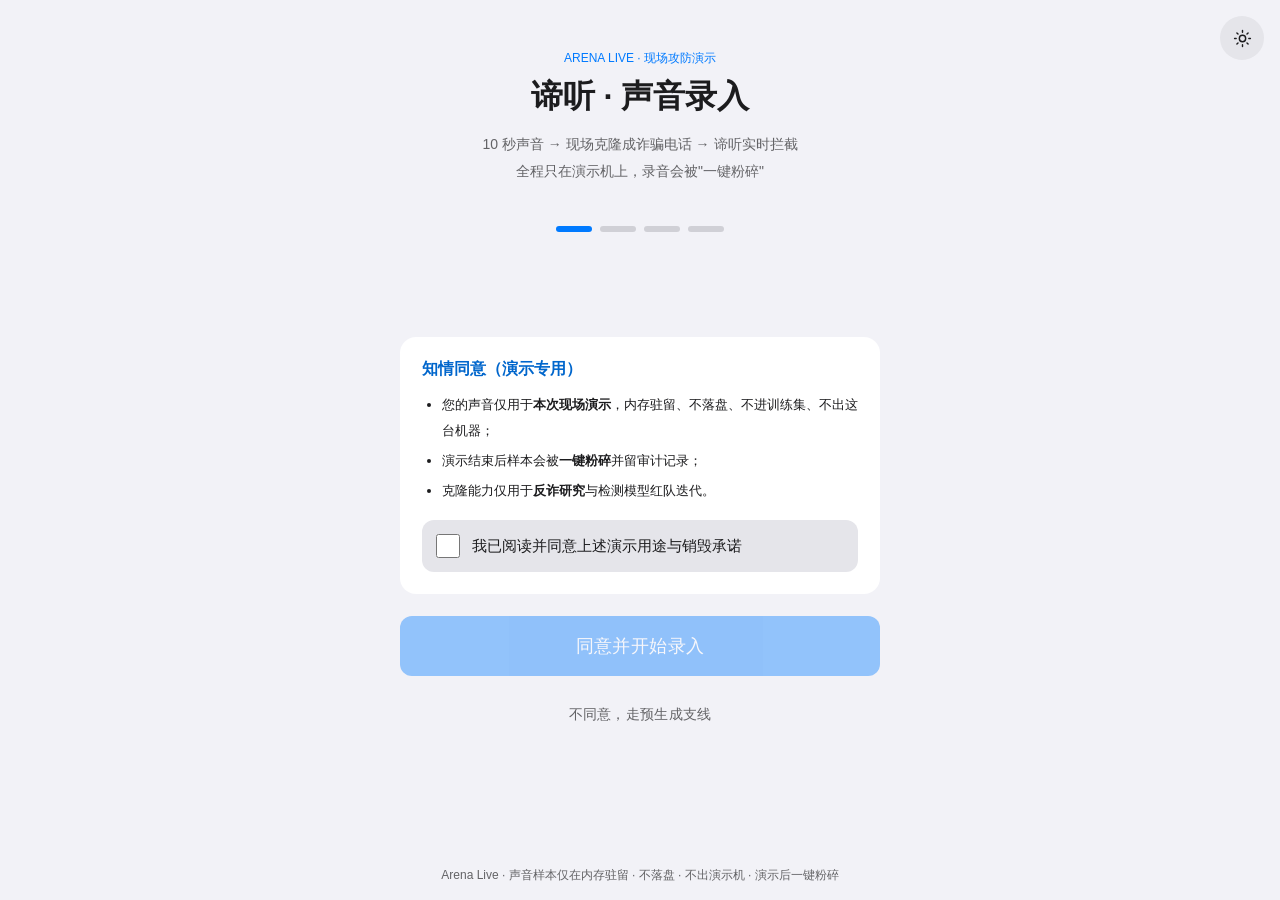
<file: web/arena/live.html>
<!DOCTYPE html>
<html lang="zh-CN">
<head>
<meta charset="UTF-8">
<meta name="viewport" content="width=device-width, initial-scale=1.0, viewport-fit=cover">
<meta name="theme-color" content="#000000">
<title>Arena Live · 现场录入</title>
<link rel="icon" href="data:image/svg+xml,%3Csvg xmlns='http://www.w3.org/2000/svg' viewBox='0 0 48 48'%3E%3Ccircle cx='24' cy='24' r='21' fill='none' stroke='%23d4b483' stroke-width='2'/%3E%3Cpath d='M24.5 11.5c6.2 0 10.5 4.6 10.5 10.2 0 4.1-2.5 6.3-4.8 8.2-1.6 1.4-2.3 2.9-2.5 4.8-.2 2.2-1.3 3.5-3.4 3.5' fill='none' stroke='%23d4b483' stroke-width='2.5' stroke-linecap='round'/%3E%3Ccircle cx='23.8' cy='25.8' r='2.5' fill='%23d4b483'/%3E%3C/svg%3E">
<script src="../theme.js?v=25"></script>
<style>
:root{
  --bg:#0a0a0b; --ink:#f2ede0; --mut:#9a948a;
  --brand:#993C1D; --brand-lt:#D85A30; --brand-lt2:#F0997B;
  --gold:#d4b483; --gold2:#e9d3a7;
  --ok:#7fbf8e; --warn:#dfa844; --bad:#d97a6e;
  --sans:-apple-system,BlinkMacSystemFont,"Segoe UI","PingFang SC","Microsoft YaHei UI","Microsoft YaHei","Noto Sans CJK SC","Noto Sans SC",sans-serif;
}
*{margin:0;padding:0;box-sizing:border-box}
body{background:var(--bg); color:var(--ink); font-family:var(--sans); min-height:100vh;
  min-height:100dvh; display:flex; flex-direction:column; -webkit-font-smoothing:antialiased;
  overflow-x:hidden}
.wrap{width:100%; max-width:520px; margin:0 auto; flex:1; display:flex; flex-direction:column;
  min-width:0; padding:24px max(20px,env(safe-area-inset-right))
  calc(24px + env(safe-area-inset-bottom)) max(20px,env(safe-area-inset-left))}
.theme-toggle{
  position:absolute; top:max(16px,env(safe-area-inset-top));
  right:max(16px,env(safe-area-inset-right));
  width:44px; height:44px; display:grid; place-items:center;
  border:1px solid var(--line); border-radius:8px; background:rgba(0,0,0,.35);
  color:var(--ink); cursor:pointer; transition:background .2s,border-color .2s,color .2s;
}
.theme-toggle:hover{border-color:var(--brand-lt); color:var(--brand-lt2)}
.theme-toggle .theme-icon{width:19px;height:19px;grid-area:1/1}
.theme-toggle .theme-icon-sun{opacity:0;transform:rotate(-28deg) scale(.72);transition:all .2s}
.theme-toggle .theme-icon-moon{opacity:1;transform:none;transition:all .2s}
html[data-theme="light"] .theme-toggle .theme-icon-sun{opacity:1;transform:none}
html[data-theme="light"] .theme-toggle .theme-icon-moon{opacity:0;transform:rotate(28deg) scale(.72)}
html[data-theme="light"] .theme-toggle{background:rgba(255,255,255,.72)}
.hero{text-align:center; padding:26px 0 22px}
.hero .k{font-size:12px; letter-spacing:4px; color:var(--brand-lt)}
.hero h1{font-family:var(--sans); font-size:32px; letter-spacing:0; color:var(--brand-lt2); margin-top:8px}
.hero .sub{font-size:14px; color:var(--mut); margin-top:12px; line-height:1.9}

.step{display:none; flex:1; min-width:0; flex-direction:column; justify-content:center}
.step.on{display:flex}
.consent{background:rgba(153,60,29,.1); border:1px solid rgba(216,90,48,.3); border-radius:14px; padding:22px; margin-bottom:22px}
.consent h3{font-size:16px; color:var(--brand-lt2); margin-bottom:12px; letter-spacing:1px}
.consent ul{padding-left:20px; font-size:13px; color:var(--ink); line-height:2}
.consent ul li{margin-bottom:4px}
.chk{display:flex; align-items:center; gap:12px; margin-top:16px; padding:14px;
  min-height:48px; background:rgba(0,0,0,.3); border-radius:10px; cursor:pointer; user-select:none}
.chk input{width:24px; height:24px; flex:0 0 auto; accent-color:var(--brand-lt)}
.chk span{font-size:15px; min-width:0}
.btn{font-size:18px; padding:18px; border-radius:12px; border:2px solid var(--brand-lt);
  background:none; color:var(--brand-lt2); cursor:pointer; letter-spacing:3px; width:100%;
  transition:all .2s}
.btn.primary{background:var(--brand); color:#fff}
.btn:disabled{opacity:.4; cursor:not-allowed}
.btn:active{transform:scale(.98)}

/* 录音区 */
.orb{width:clamp(128px,42vw,160px); aspect-ratio:1; border-radius:50%; margin:26px auto; display:grid; place-items:center;
  border:3px solid var(--brand-lt); background:rgba(153,60,29,.08); cursor:pointer; transition:all .2s}
.orb:active{transform:scale(.96)}
.orb.recording{border-color:var(--bad); animation:pulse 1s infinite}
@keyframes pulse{50%{box-shadow:0 0 0 18px rgba(217,122,110,.12)}}
.orb svg{width:60px; height:60px}
.rec-hint{text-align:center; font-size:16px; color:var(--mut); min-height:24px}
.rec-hint b{color:var(--brand-lt2)}

.prompt-text{background:rgba(0,0,0,.3); border-left:3px solid var(--brand-lt); border-radius:0 10px 10px 0;
  padding:18px 20px; margin:20px 0; font-family:var(--sans); font-size:19px; line-height:2; color:var(--ink)}

/* 进度 */
.prog{display:flex; gap:8px; justify-content:center; margin:20px 0}
.pd{width:36px; height:6px; border-radius:3px; background:rgba(242,237,224,.12)}
.pd.on{background:var(--brand-lt)}
.pd.done{background:var(--ok)}

.done-card{text-align:center; padding:30px 0}
.done-card .big{font-family:var(--sans); font-size:clamp(36px,11vw,48px); letter-spacing:0;
  color:var(--ok); margin:18px 0}
.done-card .hash{font-family:var(--sans); font-size:11px; color:var(--mut);
  word-break:break-all; padding:14px; background:rgba(0,0,0,.3); border-radius:8px; margin-top:14px}
.qr{width:min(180px,56vw); aspect-ratio:1; height:auto; margin:20px auto; background:#fff; border-radius:12px; display:grid;
  place-items:center; color:#1a1a1a; font-size:12px; text-align:center; padding:12px; line-height:1.6}
footer{text-align:center; font-size:12px; color:var(--mut); letter-spacing:1px;
  padding:16px max(18px,env(safe-area-inset-right))
  max(16px,env(safe-area-inset-bottom)) max(18px,env(safe-area-inset-left))}

/* One typography system for this standalone Arena page. */
body,
body *{
  font-family:var(--sans)!important;
  letter-spacing:0!important;
  font-variant-numeric:tabular-nums lining-nums!important;
  font-feature-settings:"tnum" 1,"lnum" 1!important;
}
h1,h2,h3,h4,h5,h6{
  font-weight:600;
  letter-spacing:0;
}
button,.btn{
  letter-spacing:.02em!important;
}
.rec-hint b{
  font-family:var(--sans)!important;
  font-variant-numeric:tabular-nums;
}
.done-card .hash-value{
  font-family:var(--sans)!important;
  font-variant-numeric:tabular-nums;
  word-break:break-all;
}

html[data-theme="light"]{
  color-scheme:light;
  --bg:#f4f2eb; --ink:#18201f; --mut:#5b6663;
  --brand:#b94828; --brand-lt:#a33d1e; --brand-lt2:#8d3319;
  --gold:#8b621f; --gold2:#573b0f;
  --ok:#2f7d4b; --warn:#a26008; --bad:#b6473b;
}
html[data-theme="light"] body{background:#f4f2eb}
html[data-theme="light"] .consent,
html[data-theme="light"] .prompt-text,
html[data-theme="light"] .chk,
html[data-theme="light"] .done-card .hash{
  background:rgba(255,255,255,.7);
}
html[data-theme="light"] .btn.primary{color:#fff}

@media(max-width:420px){
  .wrap{padding-top:16px}
  .hero{padding:16px 0}
  .hero h1{font-size:28px}
  .hero .sub{font-size:13px}
  .consent{padding:18px}
  .consent ul{padding-left:18px}
  .prompt-text{padding:15px 16px;font-size:17px}
  .btn{font-size:16px;padding:16px 12px}
}

/* iOS visual pass */
:root{
  --bg:#000000; --ink:#ffffff; --mut:#aeaeb2;
  --surface:#1c1c1e; --surface2:#2c2c2e;
  --brand:#0a84ff; --brand-lt:#0a84ff; --brand-lt2:#64d2ff;
  --gold:#d4b483; --gold2:#ecd7ae;
  --ok:#30d158; --warn:#ff9f0a; --bad:#ff453a;
  --line:rgba(84,84,88,.62);
}
html[data-theme="light"]{
  --bg:#f2f2f7; --ink:#1c1c1e; --mut:#636366;
  --surface:#ffffff; --surface2:#e5e5ea;
  --brand:#007aff; --brand-lt:#007aff; --brand-lt2:#0066cc;
  --gold:#8a641f; --gold2:#6f4e16;
  --ok:#248a3d; --warn:#b35c00; --bad:#d70015;
  --line:rgba(60,60,67,.18);
}
body,
html[data-theme="light"] body{background:var(--bg)!important}
.theme-toggle{
  border:0!important;
  border-radius:50%!important;
  background:var(--surface2)!important;
}
.theme-toggle:hover{color:var(--brand-lt);border:0!important}
.hero .k{color:var(--brand-lt)}
.hero h1{color:var(--ink);font-weight:700}
.hero .sub{color:var(--mut)}
.consent{
  border:0!important;
  border-radius:16px!important;
  background:var(--surface)!important;
}
.consent h3{color:var(--brand-lt2)}
.chk{
  border-radius:12px!important;
  background:var(--surface2)!important;
}
.btn{
  border:0!important;
  border-radius:12px!important;
  background:var(--surface2)!important;
  color:var(--ink)!important;
}
.btn.primary{
  background:var(--brand)!important;
  color:#fff!important;
}
#noConsent{
  background:transparent!important;
  color:var(--mut)!important;
}
.orb{
  border:0!important;
  background:var(--surface)!important;
  box-shadow:inset 0 0 0 3px var(--brand-lt)!important;
}
.orb svg{
  color:var(--brand-lt);
  stroke:currentColor!important;
}
.prompt-text{
  border:0!important;
  border-left:4px solid var(--brand-lt)!important;
  border-radius:14px!important;
  background:var(--surface)!important;
}
.pd{background:rgba(118,118,128,.28)!important}
.pd.on{background:var(--brand-lt)!important}
.done-card .hash{
  background:var(--surface2)!important;
  border-radius:12px!important;
}
.qr{
  border:1px solid var(--line);
  border-radius:16px!important;
}
</style>
</head>
<body>
<button type="button" class="theme-toggle" data-theme-toggle aria-label="切换到浅色模式" title="切换到浅色模式" aria-pressed="false">
  <svg class="theme-icon theme-icon-sun" viewBox="0 0 24 24" fill="none" stroke="currentColor" stroke-width="1.8" stroke-linecap="round" aria-hidden="true"><circle cx="12" cy="12" r="4"/><path d="M12 2v2M12 20v2M4.93 4.93l1.42 1.42M17.66 17.66l1.41 1.41M2 12h2M20 12h2M6.34 17.66l-1.41 1.41M19.07 4.93l-1.41 1.41"/></svg>
  <svg class="theme-icon theme-icon-moon" viewBox="0 0 24 24" fill="none" stroke="currentColor" stroke-width="1.8" stroke-linecap="round" stroke-linejoin="round" aria-hidden="true"><path d="M12 3a6 6 0 0 0 9 9 9 9 0 1 1-9-9Z"/></svg>
</button>
<div class="wrap">
  <div class="hero">
    <div class="k">ARENA LIVE · 现场攻防演示</div>
    <h1>谛听 · 声音录入</h1>
    <div class="sub">10 秒声音 → 现场克隆成诈骗电话 → 谛听实时拦截<br>全程只在演示机上，录音会被"一键粉碎"</div>
  </div>

  <div class="prog" id="prog">
    <div class="pd on"></div><div class="pd"></div><div class="pd"></div><div class="pd"></div>
  </div>

  <!-- 步骤1: 知情同意 -->
  <div class="step on" id="s1">
    <div class="consent">
      <h3>知情同意（演示专用）</h3>
      <ul>
        <li>您的声音仅用于<b>本次现场演示</b>，内存驻留、不落盘、不进训练集、不出这台机器；</li>
        <li>演示结束后样本会被<b>一键粉碎</b>并留审计记录；</li>
        <li>克隆能力仅用于<b>反诈研究</b>与检测模型红队迭代。</li>
      </ul>
      <div class="chk" id="chkRow">
        <input type="checkbox" id="chk">
        <span>我已阅读并同意上述演示用途与销毁承诺</span>
      </div>
    </div>
    <button class="btn primary" id="toRec" disabled>同意并开始录入</button>
    <div style="text-align:center;margin-top:12px"><button class="btn" id="noConsent" style="border:none;color:var(--mut);font-size:14px">不同意，走预生成支线</button></div>
  </div>

  <!-- 步骤2: 录音 -->
  <div class="step" id="s2">
    <div class="prompt-text" id="prompt">「妈，是我。我刚才不小心把钱包落在出租车上了，现在急着去车站，你能不能先转我两千块应急？我马上还你。」</div>
    <div class="orb" id="orb">
      <svg viewBox="0 0 24 24" fill="none" stroke="#D85A30" stroke-width="1.6" stroke-linecap="round">
        <rect x="9" y="3" width="6" height="11" rx="3"/><path d="M5.5 11a6.5 6.5 0 0 0 13 0M12 17.5V21M8.5 21h7"/>
      </svg>
    </div>
    <div class="rec-hint" id="recHint">点上方麦克风，朗读上方那段话（10 秒）</div>
    <button class="btn" id="finish" disabled>录好了，继续</button>
  </div>

  <!-- 步骤3: 处理中 -->
  <div class="step" id="s3">
    <div style="text-align:center;padding:30px 0">
      <div style="font-size:20px;color:var(--brand-lt2);letter-spacing:2px" id="proc">正在克隆您的声音……</div>
      <div style="font-size:13px;color:var(--mut);margin-top:14px;line-height:2">双引擎并行合成 · 相似度自评选型<br>首段完成即送谛听检测</div>
      <div style="margin-top:26px;font-size:40px;letter-spacing:6px" class="spin">◔</div>
    </div>
  </div>

  <!-- 步骤4: 完成 -->
  <div class="step" id="s4">
    <div class="done-card">
      <div style="font-size:14px;color:var(--mut);letter-spacing:2px">您的声音已进入现场克隆管线</div>
      <div class="big">已 就 位</div>
      <div style="font-size:14px;color:var(--ink);line-height:2">请回到现场大屏，<br>看您的"声音"如何拨打诈骗电话，<br>又如何被谛听拦下。</div>
      <div class="qr">（此处为演示页<br>实际场景显示 H5 二维码<br>或返回大屏入口）</div>
      <div class="hash" id="hash"></div>
      <div style="margin-top:18px;font-size:12px;color:var(--mut);letter-spacing:1px">演示结束后您的样本将在此处被"一键粉碎"，哈希链审计日志留痕可验。</div>
    </div>
  </div>
</div>
<footer>Arena Live · 声音样本仅在内存驻留 · 不落盘 · 不出演示机 · 演示后一键粉碎</footer>

<script>
const $=id=>document.getElementById(id);
function setStep(n){
  [1,2,3,4].forEach(i=>{ $("s"+i).classList.toggle("on", i===n); });
  document.querySelectorAll(".pd").forEach((d,i)=>{ d.classList.toggle("on", i===n-1); d.classList.toggle("done", i<n-1); });
}
function fakeHash(){ let h=""; for(let i=0;i<64;i++) h+="0123456789abcdef"[Math.floor(Math.random()*16)]; return h; }

$("chk").onchange=()=>{ $("toRec").disabled=!$("chk").checked; };
$("chkRow").onclick=e=>{ if(e.target.tagName!=="INPUT"){ $("chk").checked=!$("chk").checked; $("chk").dispatchEvent(new Event("change")); } };
$("toRec").onclick=()=>setStep(2);
$("noConsent").onclick=()=>{ setStep(3); $("proc").textContent="走预生成支线（无真实录音）……"; setTimeout(()=>{ $("hash").innerHTML='预生成样本 · 无个人声音 · 哈希链: <span class="hash-value">'+fakeHash()+'</span>'; setStep(4); }, 1600); };

let mediaRecorder=null, chunks=[];
$("orb").onclick=async ()=>{
  if(mediaRecorder && mediaRecorder.state==="recording"){ mediaRecorder.stop(); return; }
  try{
    const stream=await navigator.mediaDevices.getUserMedia({audio:true});
    chunks=[]; mediaRecorder=new MediaRecorder(stream);
    mediaRecorder.ondataavailable=e=>chunks.push(e.data);
    mediaRecorder.onstop=()=>{
      stream.getTracks().forEach(t=>t.stop());
      $("orb").classList.remove("recording");
      $("recHint").innerHTML="已录 <b>"+(chunks.length?"10 秒":"音频")+"</b>，可继续";
      $("finish").disabled=false;
      window.__rec=new Blob(chunks,{type:"audio/webm"});
    };
    mediaRecorder.start();
    $("orb").classList.add("recording");
    $("recHint").innerHTML="<b>正在录音……</b>（说完自动停）";
    setTimeout(()=>{ if(mediaRecorder&&mediaRecorder.state==="recording") mediaRecorder.stop(); }, 10000);
  }catch(e){ $("recHint").textContent="无法打开麦克风，请允许权限或用预生成支线。"; $("finish").disabled=false; }
};
$("finish").onclick=()=>{
  setStep(3);
  $("proc").textContent="正在克隆您的声音……";
  setTimeout(()=>{ $("proc").textContent="相似度自评中……选最优版本"; }, 1400);
  setTimeout(()=>{ $("hash").innerHTML='样本指纹(演示): <span class="hash-value">'+fakeHash()+'</span>'; setStep(4); }, 3200);
};

const themeButton=document.querySelector("[data-theme-toggle]");
if(themeButton && window.VeriCallTheme){
  themeButton.addEventListener("click",()=>window.VeriCallTheme.toggle());
  window.VeriCallTheme.subscribe(theme=>{
    const light=theme==="light";
    const label=light?"切换到深色模式":"切换到浅色模式";
    themeButton.setAttribute("aria-label",label);
    themeButton.setAttribute("title",label);
    themeButton.setAttribute("aria-pressed",String(light));
  });
}
</script>
</body>
</html>
</file>
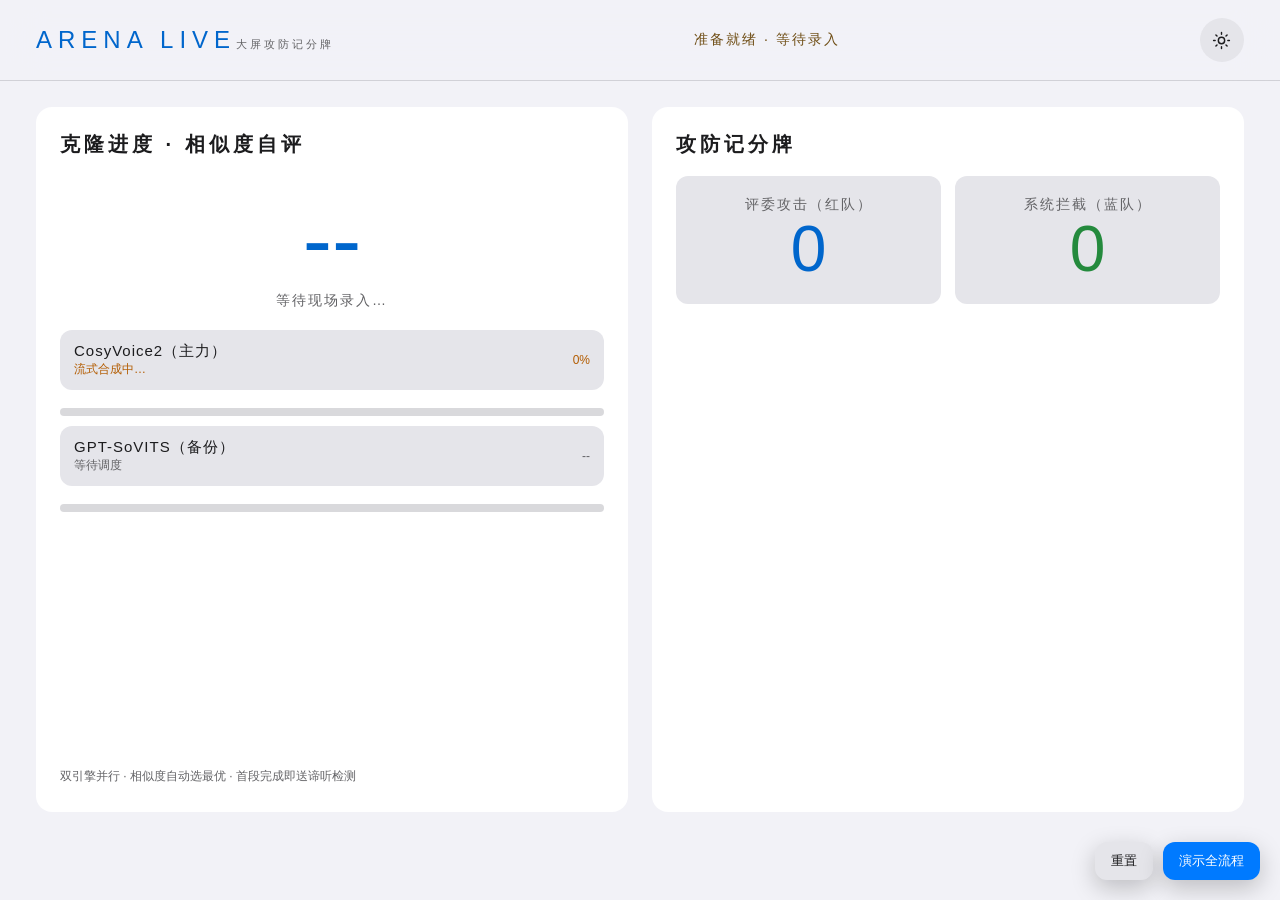
<file: web/arena/screen.html>
<!DOCTYPE html>
<html lang="zh-CN">
<head>
<meta charset="UTF-8">
<meta name="viewport" content="width=device-width, initial-scale=1.0, viewport-fit=cover">
<meta name="theme-color" content="#000000">
<title>Arena Live · 大屏攻防记分牌</title>
<link rel="icon" href="data:image/svg+xml,%3Csvg xmlns='http://www.w3.org/2000/svg' viewBox='0 0 48 48'%3E%3Ccircle cx='24' cy='24' r='21' fill='none' stroke='%23d4b483' stroke-width='2'/%3E%3Cpath d='M24.5 11.5c6.2 0 10.5 4.6 10.5 10.2 0 4.1-2.5 6.3-4.8 8.2-1.6 1.4-2.3 2.9-2.5 4.8-.2 2.2-1.3 3.5-3.4 3.5' fill='none' stroke='%23d4b483' stroke-width='2.5' stroke-linecap='round'/%3E%3Ccircle cx='23.8' cy='25.8' r='2.5' fill='%23d4b483'/%3E%3C/svg%3E">
<script src="../theme.js?v=25"></script>
<style>
:root{
  --bg:#060607; --ink:#f2ede0; --mut:#9a948a;
  --brand:#993C1D; --brand-lt:#D85A30; --brand-lt2:#F0997B;
  --gold:#d4b483; --gold2:#e9d3a7;
  --ok:#7fbf8e; --warn:#dfa844; --bad:#d97a6e;
  --line:rgba(242,237,224,.1);
  --sans:-apple-system,BlinkMacSystemFont,"Segoe UI","PingFang SC","Microsoft YaHei UI","Microsoft YaHei","Noto Sans CJK SC","Noto Sans SC",sans-serif;
}
*{margin:0;padding:0;box-sizing:border-box}
body{background:var(--bg); color:var(--ink); font-family:var(--sans); min-height:100vh;
  min-height:100dvh; display:flex; flex-direction:column; -webkit-font-smoothing:antialiased}
body,
body *{
  font-family:var(--sans)!important;
  font-variant-numeric:tabular-nums lining-nums;
  font-feature-settings:"tnum" 1,"lnum" 1;
}
header{padding:18px 36px; display:flex; align-items:center; justify-content:space-between;
  border-bottom:1px solid var(--line)}
.logo{font-family:var(--sans); font-size:24px; letter-spacing:6px; color:var(--brand-lt2)}
.logo .en{font-size:11px; letter-spacing:3px; color:var(--mut); font-family:var(--sans)}
.stage-tag{font-size:14px; color:var(--gold2); letter-spacing:2px}
.theme-toggle{
  width:44px; height:44px; display:grid; place-items:center; flex:0 0 auto;
  border:1px solid var(--line); border-radius:8px; background:rgba(0,0,0,.35);
  color:var(--ink); cursor:pointer; transition:background .2s,border-color .2s,color .2s;
}
.theme-toggle:hover{border-color:var(--brand-lt); color:var(--brand-lt2)}
.theme-toggle .theme-icon{width:19px;height:19px;grid-area:1/1}
.theme-toggle .theme-icon-sun{opacity:0;transform:rotate(-28deg) scale(.72);transition:all .2s}
.theme-toggle .theme-icon-moon{opacity:1;transform:none;transition:all .2s}
html[data-theme="light"] .theme-toggle .theme-icon-sun{opacity:1;transform:none}
html[data-theme="light"] .theme-toggle .theme-icon-moon{opacity:0;transform:rotate(28deg) scale(.72)}
html[data-theme="light"] .theme-toggle{background:rgba(255,255,255,.72)}

main{flex:1; display:grid; grid-template-columns:repeat(2,minmax(0,1fr)); gap:24px;
  padding:26px 36px calc(88px + env(safe-area-inset-bottom)); overflow:auto}
/* 左：克隆进度与相似度 */
.panel{background:rgba(242,237,224,.03); border:1px solid var(--line); border-radius:16px; padding:24px; display:flex; flex-direction:column}
.panel h2{font-family:var(--sans); font-size:20px; letter-spacing:4px; color:var(--gold2); margin-bottom:18px}
.sim-big{text-align:center; padding:20px 0}
.sim-big .n{font-family:var(--sans); font-size:clamp(62px,10vw,88px); color:var(--brand-lt2); line-height:1}
.sim-big .l{font-size:14px; color:var(--mut); letter-spacing:2px; margin-top:8px}
.eng{display:flex; justify-content:space-between; align-items:center; padding:12px 14px;
  background:rgba(0,0,0,.25); border-radius:10px; margin-bottom:10px}
.eng .en{font-size:15px; letter-spacing:1px}
.eng .st{font-size:12px; color:var(--mut)}
.eng #e1p,.eng #e2p{font-family:var(--sans); font-variant-numeric:tabular-nums}
.eng.run .st{color:var(--warn)} .eng.done .st{color:var(--ok)}
.prog-bar{height:8px; background:rgba(0,0,0,.3); border-radius:4px; overflow:hidden; margin-top:8px}
.prog-bar i{display:block; height:100%; background:var(--brand-lt); width:0; transition:width .3s}

/* 右：攻防记分牌 */
.scoreboard{display:flex; flex-direction:column}
.score{display:grid; grid-template-columns:1fr 1fr; gap:14px; margin-bottom:20px}
.score .side{background:rgba(0,0,0,.3); border-radius:14px; padding:20px; text-align:center}
.score .side .t{font-size:14px; color:var(--mut); letter-spacing:2px}
.score .side .n{font-family:var(--sans); font-size:clamp(46px,8vw,64px); color:var(--gold2); line-height:1.1}
.score .atk .n{color:var(--brand-lt2)} .score .def .n{color:var(--ok)}
.round{background:rgba(0,0,0,.25); border-radius:12px; padding:18px; margin-bottom:12px}
.round .h{display:flex; justify-content:space-between; align-items:center; gap:8px;
  flex-wrap:wrap; margin-bottom:12px}
.round .rt{font-size:16px; letter-spacing:1px; font-weight:600}
.round .verdict{font-size:13px; padding:4px 14px; border-radius:12px}
.round .verdict.def{background:rgba(127,191,142,.15); color:var(--ok)}
.round .verdict.atk{background:rgba(216,90,48,.15); color:var(--brand-lt2)}
.chrow{display:flex; gap:10px; margin-top:10px}
.chpill{flex:1; background:rgba(0,0,0,.3); border-radius:8px; padding:10px; text-align:center}
.chpill .c{font-size:11px; color:var(--mut); letter-spacing:1px; margin-bottom:4px}
.chpill .v{font-size:20px; font-family:var(--sans); color:var(--gold2)}
.round .note{font-size:13px; color:var(--ink); margin-top:12px; line-height:1.8; padding-top:10px; border-top:1px solid var(--line)}

/* 大屏结局 */
.finale{grid-column:1/-1; text-align:center; padding:26px; background:rgba(153,60,29,.08);
  border:1px solid rgba(216,90,48,.3); border-radius:16px; display:none}
.finale.show{display:block}
.finale .big{font-family:var(--sans); font-size:44px; letter-spacing:8px; color:var(--brand-lt2)}
.finale .sub{font-size:15px; color:var(--ink); margin-top:14px; line-height:2}
.finale .hash{font-family:var(--sans); font-size:11px; color:var(--mut); margin-top:16px;
  background:rgba(0,0,0,.3); border-radius:8px; padding:12px}
.finale .hash code{font-family:var(--sans); word-break:break-all}

.ctl{position:fixed; right:max(20px,env(safe-area-inset-right));
  bottom:max(20px,calc(env(safe-area-inset-bottom) + 12px)); display:flex; gap:10px}
.ctl button{font-size:13px; padding:10px 16px; border-radius:8px; border:1px solid var(--line);
  background:rgba(0,0,0,.5); color:var(--ink); cursor:pointer}
.ctl button.primary{border-color:var(--brand-lt); color:var(--brand-lt2)}

html[data-theme="light"]{
  color-scheme:light;
  --bg:#f4f2eb; --ink:#18201f; --mut:#5b6663;
  --brand:#b94828; --brand-lt:#a33d1e; --brand-lt2:#8d3319;
  --gold:#8b621f; --gold2:#573b0f;
  --ok:#2f7d4b; --warn:#a26008; --bad:#b6473b;
  --line:rgba(30,39,37,.12);
}
html[data-theme="light"] body{background:#f4f2eb}
html[data-theme="light"] .panel,
html[data-theme="light"] .eng,
html[data-theme="light"] .score .side,
html[data-theme="light"] .round,
html[data-theme="light"] .chpill,
html[data-theme="light"] .finale .hash{
  background:rgba(255,255,255,.72);
}
html[data-theme="light"] .prog-bar{background:rgba(30,39,37,.1)}
html[data-theme="light"] .ctl button{background:rgba(255,255,255,.9)}

@media(max-width:900px){
  header{
    align-items:flex-start;
    flex-wrap:wrap;
    gap:8px 18px;
    padding:16px max(18px,env(safe-area-inset-right)) 14px max(18px,env(safe-area-inset-left));
  }
  .logo{font-size:20px}
  .stage-tag{font-size:12px;line-height:1.6}
  main{
    grid-template-columns:minmax(0,1fr);
    padding:18px max(18px,env(safe-area-inset-right))
      calc(104px + env(safe-area-inset-bottom))
      max(18px,env(safe-area-inset-left));
  }
  .panel{border-radius:12px;padding:18px}
  .panel h2{margin-bottom:14px;font-size:17px}
  .sim-big{padding:10px 0 16px}
  .score{margin-bottom:16px}
  .score .side{padding:16px 10px}
  .ctl{
    left:max(12px,env(safe-area-inset-left));
    right:max(12px,env(safe-area-inset-right));
    display:grid;
    grid-template-columns:1fr 1fr;
  }
  .ctl button{min-height:48px}
  .theme-toggle{width:44px;height:44px}
}

@media(max-width:430px){
  .logo .en{display:block;margin-top:4px}
  .score{gap:10px}
  .score .side .t{font-size:12px}
  .chrow{gap:6px}
  .chpill{padding:8px 5px}
  .chpill .c{font-size:10px}
  .finale .big{font-size:30px;letter-spacing:0}
}

/* iOS visual pass */
:root{
  --bg:#000000; --ink:#ffffff; --mut:#aeaeb2;
  --surface:#1c1c1e; --surface2:#2c2c2e;
  --brand:#0a84ff; --brand-lt:#0a84ff; --brand-lt2:#64d2ff;
  --gold:#d4b483; --gold2:#ecd7ae;
  --ok:#30d158; --warn:#ff9f0a; --bad:#ff453a;
  --line:rgba(84,84,88,.62);
}
html[data-theme="light"]{
  --bg:#f2f2f7; --ink:#1c1c1e; --mut:#636366;
  --surface:#ffffff; --surface2:#e5e5ea;
  --brand:#007aff; --brand-lt:#007aff; --brand-lt2:#0066cc;
  --gold:#8a641f; --gold2:#6f4e16;
  --ok:#248a3d; --warn:#b35c00; --bad:#d70015;
  --line:rgba(60,60,67,.18);
}
body,
html[data-theme="light"] body{background:var(--bg)!important}
header{
  border-bottom:1px solid var(--line)!important;
  background:rgba(0,0,0,.74)!important;
  backdrop-filter:blur(22px) saturate(180%);
  -webkit-backdrop-filter:blur(22px) saturate(180%);
}
html[data-theme="light"] header{background:rgba(242,242,247,.82)!important}
.logo{color:var(--brand-lt2)!important}
.theme-toggle{
  border:0!important;
  border-radius:50%!important;
  background:var(--surface2)!important;
}
.theme-toggle:hover{color:var(--brand-lt);border:0!important}
.panel{
  border:0!important;
  border-radius:16px!important;
  background:var(--surface)!important;
  box-shadow:none!important;
}
.panel h2{color:var(--ink)!important}
.eng,
.score .side,
.round,
.chpill{
  border-radius:12px!important;
  background:var(--surface2)!important;
}
.sim-big .n{color:var(--brand-lt2)!important}
.prog-bar{background:rgba(118,118,128,.28)!important}
.prog-bar i{background:var(--brand-lt)!important}
.round .note{border-top-color:var(--line)!important}
.finale{
  border:0!important;
  border-radius:16px!important;
  background:linear-gradient(90deg,rgba(10,132,255,.16),var(--surface))!important;
}
.finale .big{color:var(--brand-lt2)!important}
.finale .hash{background:var(--surface2)!important;border-radius:12px!important}
.ctl button{
  border:0!important;
  border-radius:12px!important;
  background:var(--surface2)!important;
  color:var(--ink)!important;
  box-shadow:0 8px 24px rgba(0,0,0,.22);
}
.ctl button.primary{
  background:var(--brand)!important;
  color:#fff!important;
}
html[data-theme="light"] .eng,
html[data-theme="light"] .score .side,
html[data-theme="light"] .round,
html[data-theme="light"] .chpill{
  background:#e5e5ea!important;
}
</style>
</head>
<body>
<header>
  <div class="logo">ARENA LIVE<span class="en">大屏攻防记分牌</span></div>
  <div class="stage-tag" id="stageTag">准备就绪 · 等待录入</div>
  <button type="button" class="theme-toggle" data-theme-toggle aria-label="切换到浅色模式" title="切换到浅色模式" aria-pressed="false">
    <svg class="theme-icon theme-icon-sun" viewBox="0 0 24 24" fill="none" stroke="currentColor" stroke-width="1.8" stroke-linecap="round" aria-hidden="true"><circle cx="12" cy="12" r="4"/><path d="M12 2v2M12 20v2M4.93 4.93l1.42 1.42M17.66 17.66l1.41 1.41M2 12h2M20 12h2M6.34 17.66l-1.41 1.41M19.07 4.93l-1.41 1.41"/></svg>
    <svg class="theme-icon theme-icon-moon" viewBox="0 0 24 24" fill="none" stroke="currentColor" stroke-width="1.8" stroke-linecap="round" stroke-linejoin="round" aria-hidden="true"><path d="M12 3a6 6 0 0 0 9 9 9 9 0 1 1-9-9Z"/></svg>
  </button>
</header>

<main>
  <!-- 左：克隆 -->
  <div class="panel">
    <h2>克隆进度 · 相似度自评</h2>
    <div class="sim-big">
      <div class="n" id="simN">--</div>
      <div class="l" id="simL">等待现场录入…</div>
    </div>
    <div class="eng run" id="e1"><div><div class="en">CosyVoice2（主力）</div><div class="st">流式合成中…</div></div><div class="st" id="e1p">0%</div></div>
    <div class="prog-bar"><i id="e1b"></i></div>
    <div class="eng" id="e2" style="margin-top:10px"><div><div class="en">GPT-SoVITS（备份）</div><div class="st">等待调度</div></div><div class="st" id="e2p">--</div></div>
    <div class="prog-bar"><i id="e2b"></i></div>
    <div style="font-size:12px;color:var(--mut);margin-top:auto;padding-top:16px;line-height:1.9">
      双引擎并行 · 相似度自动选最优 · 首段完成即送谛听检测
    </div>
  </div>

  <!-- 右：攻防记分 -->
  <div class="panel scoreboard">
    <h2>攻防记分牌</h2>
    <div class="score">
      <div class="side atk"><div class="t">评委攻击（红队）</div><div class="n" id="atkN">0</div></div>
      <div class="side def"><div class="t">系统拦截（蓝队）</div><div class="n" id="defN">0</div></div>
    </div>
    <div id="rounds"></div>
  </div>

  <div class="finale" id="finale">
    <div class="big" id="finaleBig">拦截成功</div>
    <div class="sub" id="finaleSub"></div>
    <div class="hash">哈希链审计：<code id="finaleHashValue">--</code>（粉碎动作留痕可验）</div>
  </div>
</main>

<div class="ctl">
  <button onclick="resetAll()">重置</button>
  <button class="primary" onclick="demoFlow()">演示全流程</button>
</div>

<script>
const $=id=>document.getElementById(id);
let atk=0, def=0;
const demoTimers=new Set();
const ATTACKS=["话术规避（暗示代替'转账'）","谐音/拆字（转帐→转张）","方言切换（用方言说话术）","变速变调（±20% 变速）","背景噪声（SNR 5-20dB）","真假混放（真声+克隆交替）"];

function later(fn,delay){
  const id=setTimeout(()=>{ demoTimers.delete(id); fn(); },delay);
  demoTimers.add(id);
  return id;
}
function every(fn,delay){
  const id=setInterval(fn,delay);
  demoTimers.add(id);
  return id;
}
function cancelTimer(id){
  clearInterval(id);
  clearTimeout(id);
  demoTimers.delete(id);
}
function clearDemoTimers(){
  demoTimers.forEach(cancelTimer);
  demoTimers.clear();
}

function tick(engine){
  let p=0;
  const el=$("e"+engine+"p"), bar=$("e"+engine+"b"), row=$("e"+engine);
  const t=every(()=>{
    p+=Math.random()*14+6; if(p>=100){ p=100; cancelTimer(t); row.classList.remove("run"); row.classList.add("done"); el.textContent="完成"; if(engine===1){ startEng2(); } return; }
    el.textContent=Math.floor(p)+"%"; bar.style.width=p+"%";
  }, 320);
}
function startEng2(){
  $("e2").classList.add("run"); $("e2").querySelector(".st").textContent="合成中…";
  let p=0;
  const t=every(()=>{ p+=Math.random()*10+5; if(p>=100){ p=100; cancelTimer(t); $("e2").classList.add("done"); $("e2").querySelector(".st").textContent="完成"; $("e2p").textContent="完成"; $("e2b").style.width="100%"; simScore(); return; }
    $("e2p").textContent=Math.floor(p)+"%"; $("e2b").style.width=p+"%";
  }, 400);
}
function simScore(){
  let v=0; const target=0.85+Math.random()*0.1;
  const t=every(()=>{ v+=0.03; if(v>=target){ v=target; cancelTimer(t); $("simL").textContent="相似度 "+v.toFixed(2)+" · 选择最优版本"; $("stageTag").textContent="克隆完成 · 注入检测"; later(startRounds,800); return; }
    $("simN").textContent=v.toFixed(2); }, 120);
}
function addRound(i){
  const attackName=ATTACKS[i];
  const r=document.createElement("div"); r.className="round";
  r.innerHTML='<div class="h"><span class="rt">第 '+(i+1)+' 轮 · '+attackName+'</span><span class="verdict" id="v'+i+'">判定中…</span></div>'
    +'<div class="chrow">'
    +'<div class="chpill"><div class="c">声学伪造</div><div class="v" id="c'+i+'a">--</div></div>'
    +'<div class="chpill"><div class="c">家庭声纹</div><div class="v" id="c'+i+'v">--</div></div>'
    +'<div class="chpill"><div class="c">话术语义</div><div class="v" id="c'+i+'s">--</div></div>'
    +'</div><div class="note" id="n'+i+'"></div>';
  $("rounds").appendChild(r);
  later(()=>{
    const a=(Math.random()*.15+.8).toFixed(2), v=(Math.random()*.1).toFixed(2), s=(Math.random()*.2+.75).toFixed(2);
    $("c"+i+"a").textContent=a; $("c"+i+"v").textContent=v; $("c"+i+"s").textContent=s;
    const caught=Math.random()<0.75; // 演示：多数拦截
    const vv=$("v"+i); vv.className="verdict "+(caught?"def":"atk");
    vv.textContent=caught?"拦截":"绕过";
    if(caught){ def++; $("defN").textContent=def; $("n"+i).textContent="三通道同步攀升，系统判定疑似合成——已拦截并推送子女端。"; }
    else{ atk++; $("atkN").textContent=atk; $("n"+i).textContent="该样本成功绕过当前防线——已自动回流难例库，48h 内进入模型迭代。"; }
    if(i<ATTACKS.length-1){ later(()=>addRound(i+1), 1800); } else { later(showFinale, 1200); }
  }, 600);
}
function startRounds(){
  $("stageTag").textContent="攻防环节 · 评委现场攻击";
  addRound(0);
}
function showFinale(){
  $("finaleBig").textContent="攻防总结 · 拦截 "+def+" / 绕过 "+atk;
  $("finaleSub").textContent="每一个被攻破的样本都已回流难例库——擂台与产线闭环。";
  $("finaleHashValue").textContent="3f8a"+Math.random().toString(16).slice(2,10)+"…";
  $("finale").classList.add("show");
  $("stageTag").textContent="演示收束 · 一键粉碎";
}
function resetAll(){
  clearDemoTimers();
  atk=0; def=0; $("atkN").textContent="0"; $("defN").textContent="0";
  $("rounds").innerHTML=""; $("finale").classList.remove("show");
  $("simN").textContent="--"; $("simL").textContent="等待现场录入…";
  ["e1","e2"].forEach(e=>{ const r=$(e); r.classList.remove("run","done"); r.querySelector(".st").textContent=(e==="e1"?"流式合成中…":"等待调度"); $(e+"p").textContent=(e==="e1"?"0%":"--"); $(e+"b").style.width="0"; });
  $("stageTag").textContent="准备就绪 · 等待录入";
}
function demoFlow(){
  resetAll();
  $("stageTag").textContent="录入完成 · 双引擎合成";
  $("e1").classList.add("run");
  later(()=>tick(1), 400);
}

const themeButton=document.querySelector("[data-theme-toggle]");
if(themeButton && window.VeriCallTheme){
  themeButton.addEventListener("click",()=>window.VeriCallTheme.toggle());
  window.VeriCallTheme.subscribe(theme=>{
    const light=theme==="light";
    const label=light?"切换到深色模式":"切换到浅色模式";
    themeButton.setAttribute("aria-label",label);
    themeButton.setAttribute("title",label);
    themeButton.setAttribute("aria-pressed",String(light));
  });
}
</script>
</body>
</html>
</file>
<file: web/ui.css>
:root{
  --font-sans:-apple-system,BlinkMacSystemFont,"Segoe UI","PingFang SC","Microsoft YaHei UI","Microsoft YaHei","Noto Sans CJK SC","Noto Sans SC",sans-serif;
  --sans:var(--font-sans);
  --ui-bg:#07090b;
  --ui-bg-soft:#0b0e11;
  --ui-surface:rgba(255,255,255,.035);
  --ui-surface-strong:rgba(255,255,255,.06);
  --ui-line:rgba(236,239,235,.1);
  --ui-line-strong:rgba(236,239,235,.18);
  --ui-text:#eff2ed;
  --ui-muted:#969d98;
  --ui-faint:#747c77;
  --ui-gold:#d4b483;
  --ui-gold-soft:#ecd7ae;
  --ui-teal:#70d4c6;
  --ui-teal-deep:#2ca99b;
  --ui-blue:#7ba7e8;
  --ui-radius:8px;
  --ui-shadow:0 18px 60px rgba(0,0,0,.32);
  --ui-ease:cubic-bezier(.2,.75,.25,1);
  --ui-container:1180px;
}

html{background:var(--ui-bg); scroll-behavior:smooth}
body{
  background:
    linear-gradient(rgba(255,255,255,.018) 1px,transparent 1px),
    linear-gradient(90deg,rgba(255,255,255,.018) 1px,transparent 1px),
    var(--ui-bg)!important;
  background-size:44px 44px!important;
  background-attachment:fixed;
}
body::before{
  background:
    linear-gradient(180deg,rgba(7,9,11,.15),rgba(7,9,11,.92) 78%),
    radial-gradient(900px 520px at 18% -10%,rgba(112,212,198,.07),transparent 68%)!important;
}
body::after{
  content:'';
  position:fixed;
  inset:0;
  z-index:-1;
  pointer-events:none;
  box-shadow:inset 0 0 160px rgba(0,0,0,.45);
}

button,a,input,label,[role="button"]{ -webkit-tap-highlight-color:transparent }
button:focus-visible,a:focus-visible,input:focus-visible,label:focus-visible,
[tabindex]:focus-visible,.tab:focus-visible{
  outline:2px solid var(--ui-teal)!important;
  outline-offset:3px;
}
button:disabled{cursor:not-allowed}
::selection{background:rgba(112,212,198,.24)!important}

.sr-only{
  position:absolute!important;
  width:1px!important;
  height:1px!important;
  padding:0!important;
  margin:-1px!important;
  overflow:hidden!important;
  clip:rect(0,0,0,0)!important;
  white-space:nowrap!important;
  border:0!important;
}
.text-action{
  display:inline-flex;
  align-items:center;
  justify-content:center;
  min-height:36px;
  border:0;
  background:none;
  color:var(--ui-muted);
  cursor:pointer;
  text-decoration:underline;
  text-decoration-color:rgba(112,212,198,.45);
  text-underline-offset:4px;
}
.text-action:hover{color:var(--ui-teal);text-decoration-color:currentColor}
.ui-state{
  display:flex;
  min-height:150px;
  flex-direction:column;
  align-items:center;
  justify-content:center;
  gap:10px;
  padding:26px 18px;
  border:1px solid var(--ui-line);
  border-radius:var(--ui-radius);
  background:rgba(255,255,255,.018);
  color:var(--ui-muted);
  text-align:center;
}
.ui-state strong{color:var(--ui-text);font-size:14px}
.ui-state.error{border-color:rgba(217,122,110,.32);background:rgba(217,122,110,.035)}
.ui-state .btn,.ui-state .mini-btn{margin-top:4px}
.ui-spinner{
  width:20px;
  height:20px;
  border:2px solid rgba(255,255,255,.12);
  border-top-color:var(--ui-teal);
  border-radius:50%;
  animation:ui-spin .8s linear infinite;
}
@keyframes ui-spin{to{transform:rotate(360deg)}}
body.ui-dialog-open{overflow:hidden}
.skip-link{
  position:fixed;
  top:12px;
  left:16px;
  z-index:500;
  transform:translateY(-160%);
  padding:10px 14px;
  border:1px solid var(--ui-teal);
  border-radius:6px;
  background:#101518;
  color:var(--ui-text);
  text-decoration:none;
  font-size:13px;
  transition:transform .2s var(--ui-ease);
}
.skip-link:focus{transform:translateY(0)}

header{
  position:sticky!important;
  top:0;
  z-index:80;
  max-width:var(--ui-container)!important;
  margin:0 auto!important;
  padding:12px 24px!important;
  gap:12px!important;
  background:linear-gradient(180deg,rgba(7,9,11,.96),rgba(7,9,11,.88))!important;
  border-bottom:0!important;
  backdrop-filter:blur(18px) saturate(130%);
  -webkit-backdrop-filter:blur(18px) saturate(130%);
}
header::after{
  content:'';
  position:absolute;
  left:24px;
  right:24px;
  bottom:0;
  height:1px;
  background:linear-gradient(90deg,transparent,var(--ui-line-strong),transparent);
}
.header-tools{
  display:flex;
  align-items:center;
  gap:8px;
  margin-left:0;
}

@media(max-width:1500px){
  body[data-app="index"] .sys{
    display:none!important;
  }
}
.entry-link{
  display:inline-flex;
  min-height:40px;
  align-items:center;
  justify-content:center;
  gap:7px;
  padding:0 13px;
  border:1px solid var(--ui-line);
  border-radius:8px;
  background:var(--ui-surface);
  color:var(--ui-muted);
  text-decoration:none;
  font-size:13px;
  font-weight:600;
  transition:color .2s var(--ui-ease),background .2s var(--ui-ease),border-color .2s var(--ui-ease);
}
.entry-link:hover{
  color:var(--ui-text);
  border-color:var(--ui-line-strong);
  background:var(--ui-surface-strong);
}
.entry-link svg{width:16px;height:16px;flex:0 0 auto}
body[data-app="elder"] .header-tools{margin-left:auto}
.theme-toggle{
  position:relative;
  display:inline-grid;
  width:40px;
  height:40px;
  flex:0 0 auto;
  place-items:center;
  border:1px solid var(--ui-line);
  border-radius:8px;
  background:var(--ui-surface);
  color:var(--ui-muted);
  cursor:pointer;
  transition:color .2s var(--ui-ease),background .2s var(--ui-ease),border-color .2s var(--ui-ease),transform .2s var(--ui-ease);
}
.theme-toggle:hover{
  transform:translateY(-1px);
  border-color:var(--ui-line-strong);
  background:var(--ui-surface-strong);
  color:var(--ui-text);
}
.theme-toggle .theme-icon{
  grid-area:1/1;
  width:17px;
  height:17px;
  transition:opacity .18s var(--ui-ease),transform .25s var(--ui-ease);
}
.theme-toggle .theme-icon-sun{opacity:0;transform:rotate(-28deg) scale(.72)}
.theme-toggle .theme-icon-moon{opacity:1;transform:none}
html[data-theme="light"] .theme-toggle .theme-icon-sun{opacity:1;transform:none}
html[data-theme="light"] .theme-toggle .theme-icon-moon{opacity:0;transform:rotate(28deg) scale(.72)}
.logo{align-items:center!important;gap:10px!important}
.logo svg{width:32px!important;height:32px!important;flex:0 0 auto}
.logo .cn{font-size:18px!important;letter-spacing:5px!important}
.logo .en{font-size:9px!important;letter-spacing:3px!important;color:var(--ui-gold)!important}
body[data-app="child"] .logo{display:flex;align-items:baseline;gap:8px}
body[data-app="child"] .logo .en{font-size:10px;letter-spacing:2px}

.tabs{
  display:flex!important;
  align-items:center;
  gap:4px!important;
  margin-left:8px!important;
  padding:4px!important;
  border:1px solid var(--ui-line)!important;
  border-radius:10px!important;
  background:rgba(255,255,255,.018);
}
.tab{
  display:flex!important;
  align-items:center;
  justify-content:center;
  gap:7px;
  min-height:38px;
  padding:8px 12px!important;
  border:1px solid transparent!important;
  border-radius:7px!important;
  color:var(--ui-muted)!important;
  font-size:13px!important;
  letter-spacing:.4px!important;
  white-space:nowrap;
  transition:color .2s var(--ui-ease),background .2s var(--ui-ease),border-color .2s var(--ui-ease),transform .2s var(--ui-ease)!important;
}
.tab:hover{color:var(--ui-text)!important;background:rgba(255,255,255,.035);transform:translateY(-1px)}
.tab.on{
  color:var(--ui-text)!important;
  background:linear-gradient(180deg,rgba(255,255,255,.075),rgba(255,255,255,.035))!important;
  border-color:var(--ui-line-strong)!important;
  box-shadow:inset 0 -2px 0 var(--ui-gold),0 4px 14px rgba(0,0,0,.16);
}
.tab .tab-icon{
  width:15px;
  height:15px;
  flex:0 0 auto;
  opacity:.78;
}
.tab.on .tab-icon{opacity:1;color:var(--ui-gold)}
.tab .dot{
  top:-6px!important;
  right:-7px!important;
  min-width:18px!important;
  height:18px!important;
  border-radius:9px!important;
  line-height:18px!important;
  box-shadow:0 0 0 3px #090b0d;
}

.command-trigger{
  display:flex;
  align-items:center;
  gap:8px;
  min-height:38px;
  margin-left:auto;
  padding:7px 8px 7px 12px;
  border:1px solid var(--ui-line);
  border-radius:8px;
  background:rgba(255,255,255,.025);
  color:var(--ui-muted);
  cursor:pointer;
  font:12px/1 var(--sans);
  letter-spacing:.4px;
  transition:border-color .2s var(--ui-ease),color .2s var(--ui-ease),background .2s var(--ui-ease);
}
.command-trigger:hover{color:var(--ui-text);border-color:var(--ui-line-strong);background:rgba(255,255,255,.05)}
.command-trigger svg{width:15px;height:15px}
.command-trigger span{white-space:nowrap}
.command-trigger kbd{
  padding:2px 6px;
  border:1px solid var(--ui-line);
  border-bottom-color:var(--ui-line-strong);
  border-radius:4px;
  background:rgba(0,0,0,.25);
  color:var(--ui-faint);
  font:10px/1.4 var(--sans);
}

main{
  max-width:var(--ui-container)!important;
  padding:0 24px 88px!important;
}
.page.on{animation:ui-page-in .42s var(--ui-ease) both}
@keyframes ui-page-in{
  from{opacity:0;transform:translateY(8px)}
  to{opacity:1;transform:none}
}
.panel{
  border:1px solid var(--ui-line);
  border-radius:var(--ui-radius);
  background:linear-gradient(180deg,rgba(255,255,255,.038),rgba(255,255,255,.018));
  box-shadow:0 1px 0 rgba(255,255,255,.025) inset;
}
.panel-head{display:flex;align-items:center;justify-content:space-between;gap:16px;padding:16px 18px;border-bottom:1px solid var(--ui-line)}
.panel-head .eyebrow,.eyebrow{
  color:var(--ui-teal);
  font:10px/1.4 var(--sans);
  letter-spacing:1.7px;
  text-transform:uppercase;
}
.panel-head h2,.panel-head h3{font-family:var(--sans)!important;font-size:15px!important;letter-spacing:.4px!important}
.panel-head .meta{color:var(--ui-faint);font:10px/1.4 var(--sans)}

.btn{border-radius:var(--ui-radius)!important}
.btn:hover{box-shadow:0 0 0 3px rgba(212,180,131,.08)}
.btn.primary{
  border-color:var(--ui-gold)!important;
  background:var(--ui-gold)!important;
  color:#16130f!important;
  font-weight:650;
}
.btn.secondary{
  border-color:var(--ui-line-strong)!important;
  color:var(--ui-text)!important;
  background:rgba(255,255,255,.035)!important;
}
.mini-btn{
  display:inline-flex;
  align-items:center;
  justify-content:center;
  gap:7px;
  min-height:38px;
  padding:7px 12px;
  border:1px solid var(--ui-line-strong);
  border-radius:7px;
  background:rgba(255,255,255,.025);
  color:var(--ui-muted);
  cursor:pointer;
  font:12px/1.2 var(--sans);
  letter-spacing:.35px;
}
.mini-btn:hover{color:var(--ui-text);background:rgba(255,255,255,.055)}
.mini-btn svg{width:14px;height:14px}
.elder-btn,.child-link{min-height:38px}

/* ================= Index workbench ================= */
body[data-app="index"] #p-about .hero{
  padding:44px 0 18px!important;
}
body[data-app="index"] #p-about .hero h1{font-size:clamp(40px,6vw,64px)!important}
body[data-app="index"] #p-about .m-wall,
body[data-app="index"] #p-about .p-chan,
body[data-app="index"] #p-about .red-team,
body[data-app="index"] #p-about .dash{
  margin-top:22px!important;
}

#p-detect .workspace-head{
  display:grid;
  grid-template-columns:minmax(0,1fr) auto;
  gap:24px;
  align-items:end;
  padding:26px 0 18px;
  border-bottom:1px solid var(--ui-line);
}
#p-detect .workspace-head h1{
  margin:0;
  font-family:var(--sans);
  font-size:32px;
  line-height:1.12;
  letter-spacing:-.7px;
  font-weight:680;
}
#p-detect .workspace-head p{
  max-width:680px;
  margin:8px 0 0;
  color:var(--ui-muted);
  font-size:12.5px;
  line-height:1.75;
  letter-spacing:.2px;
}
#p-detect .workspace-meta{
  display:flex;
  align-items:center;
  gap:8px;
  flex-wrap:wrap;
  justify-content:flex-end;
}
.status-chip{
  display:inline-flex;
  align-items:center;
  gap:7px;
  min-height:28px;
  padding:5px 9px;
  border:1px solid var(--ui-line);
  border-radius:7px;
  background:rgba(255,255,255,.025);
  color:var(--ui-muted);
  font:10px/1.2 var(--sans);
}
.status-chip i{width:6px;height:6px;border-radius:50%;background:var(--ui-teal);box-shadow:0 0 10px rgba(112,212,198,.65)}

.detect-layout{
  display:grid;
  grid-template-columns:minmax(320px,350px) minmax(0,1fr);
  gap:16px;
  margin-top:18px;
  align-items:stretch;
}
.source-panel{overflow:hidden;align-self:stretch}
.source-stage{
  display:grid;
  grid-template-columns:78px minmax(0,1fr);
  align-items:center;
  gap:14px;
  padding:18px 18px 14px;
}
.source-stage .orb{
  width:78px;
  height:78px;
  background:linear-gradient(145deg,rgba(212,180,131,.13),rgba(212,180,131,.025));
  box-shadow:0 20px 50px rgba(0,0,0,.28),inset 0 1px 0 rgba(255,255,255,.08);
}
.source-stage .orb svg{width:26px;height:26px}
.source-stage .orb:hover{transform:translateY(-2px) scale(1.02)}
.source-stage>div{min-width:0}
.source-stage .orb-hint{margin:0;color:var(--ui-muted);letter-spacing:0}
.source-stage .wav-can{width:100%;max-width:none;height:52px;margin-top:8px;background:rgba(0,0,0,.24)}

.drop-zone{
  position:relative;
  display:flex;
  align-items:center;
  justify-content:center;
  min-height:72px;
  margin:0 18px 14px;
  padding:14px;
  border:1px dashed var(--ui-line-strong);
  border-radius:var(--ui-radius);
  background:rgba(0,0,0,.14);
  color:var(--ui-muted);
  cursor:pointer;
  text-align:center;
  transition:border-color .2s var(--ui-ease),background .2s var(--ui-ease),transform .2s var(--ui-ease);
}
.drop-zone:hover,.drop-zone.dragging{
  border-color:var(--ui-teal);
  background:rgba(112,212,198,.055);
  color:var(--ui-text);
}
.drop-zone.dragging{transform:scale(.995)}
.drop-zone input{position:absolute;inset:0;width:100%;height:100%;opacity:0;cursor:pointer}
.drop-zone strong{display:block;color:var(--ui-text);font-size:13px;font-weight:600}
.drop-zone span{display:block;margin-top:4px;color:var(--ui-faint);font-size:11px}
#fileName{display:block;margin-top:6px;color:var(--ui-teal);font:10px/1.5 var(--sans)}

.caller-field{padding:0 18px 16px}
.caller-field label{display:block;margin-bottom:8px;color:var(--ui-faint);font-size:10px;letter-spacing:1px}
.caller-field input{
  width:100%;
  height:42px;
  padding:0 12px;
  border:1px solid var(--ui-line);
  border-radius:7px;
  outline:none;
  background:rgba(0,0,0,.18);
  color:var(--ui-text);
  font:13px/1 var(--sans);
  transition:border-color .2s var(--ui-ease),background .2s var(--ui-ease);
}
.caller-field input::placeholder{
  font-family:var(--font-sans)!important;
  font-variant-numeric:tabular-nums;
}
.caller-field input:focus{border-color:var(--ui-teal);background:rgba(0,0,0,.28)}

.demos{padding:14px 18px 16px;border-top:1px solid var(--ui-line)}
.demos-title{display:flex;justify-content:space-between;gap:12px;align-items:center;margin-bottom:10px}
.demos-title span{color:var(--ui-faint);font:10px/1.2 var(--sans);letter-spacing:1px}
.demos-grid{display:grid;grid-template-columns:repeat(2,minmax(0,1fr));gap:8px}
.demo{
  min-width:0;
  min-height:62px;
  padding:9px!important;
  border:1px solid var(--ui-line)!important;
  border-radius:7px!important;
  background:rgba(255,255,255,.018)!important;
  text-align:left!important;
}
.demo:hover{border-color:var(--ui-line-strong)!important;background:rgba(255,255,255,.045)!important}
.demo i{margin-bottom:6px!important;color:var(--ui-teal)!important}
.demo span{font-size:11px!important;line-height:1.45!important;letter-spacing:0!important}
.demo#demoPlay{grid-column:1/-1;display:flex;align-items:center;gap:10px;min-height:44px}
.demo#demoPlay i{margin:0!important}

.stage-status{
  display:flex;
  align-items:center;
  justify-content:center;
  gap:6px;
  min-height:34px;
  margin:0!important;
  padding:8px 16px;
  border-top:1px solid var(--ui-line);
  background:rgba(112,212,198,.035);
  color:var(--ui-teal)!important;
}
.stage-status.show{opacity:1}

.result-panel{
  display:flex;
  min-width:0;
  min-height:100%;
  flex-direction:column;
  overflow:hidden;
}
.result-panel>.panel-head{padding:16px 18px;flex:0 0 auto}
.result-panel .channels{
  display:grid!important;
  grid-template-columns:repeat(3,minmax(0,1fr))!important;
  gap:10px!important;
  margin:14px!important;
  border:0!important;
}
.result-panel .ch{
  --ch-accent:var(--ui-teal);
  min-height:176px;
  padding:16px!important;
  border:1px solid var(--ui-line)!important;
  border-radius:7px!important;
  background:rgba(0,0,0,.16)!important;
  opacity:.62!important;
}
.result-panel .ch:nth-child(2){--ch-accent:var(--ui-gold)}
.result-panel .ch:nth-child(3){--ch-accent:var(--ui-blue)}
.result-panel .ch+.ch{border-left:1px solid var(--ui-line)!important}
.result-panel .ch.done{opacity:1!important}
.result-panel .ch.pending{opacity:.9!important}
.result-panel .ch .idx{color:var(--ch-accent)!important}
.result-panel .ch h3{font-family:var(--sans)!important;font-size:14px!important;letter-spacing:.2px!important;margin-top:8px!important}
.result-panel .ch .model{
  display:inline-flex;
  width:fit-content;
  margin-top:7px!important;
  padding:3px 6px;
  border:1px solid var(--ui-line);
  border-radius:5px;
  background:rgba(255,255,255,.02);
  color:var(--ui-muted)!important;
  font-size:9.5px!important;
  line-height:1.2!important;
  letter-spacing:0!important;
}
.result-panel .ch .score{font-size:34px!important;margin-top:18px!important}
.result-panel .ch .track{height:4px!important;border-radius:3px;background:rgba(255,255,255,.07)!important}
.result-panel .ch .track i{top:0!important;height:4px!important;border-radius:3px;background:var(--ch-accent)!important}
.result-panel .ch .detail{font-size:11.5px!important;line-height:1.75!important}

.result-empty{
  display:flex;
  flex:1;
  min-height:150px;
  align-items:center;
  gap:12px;
  margin:0 14px 14px;
  padding:16px 18px;
  border-top:1px solid var(--ui-line);
  color:var(--ui-muted);
}
.result-empty .empty-k{
  display:grid;
  width:38px;
  height:38px;
  flex:0 0 auto;
  place-items:center;
  border:1px solid var(--ui-line-strong);
  border-radius:7px;
  background:rgba(112,212,198,.045);
  color:var(--ui-teal);
  font:9px/1 var(--sans);
  letter-spacing:.08em;
}
.result-empty strong{display:block;color:var(--ui-text);font-size:13px;font-weight:600}
.result-empty span{display:block;margin-top:4px;color:var(--ui-faint);font-size:11.5px;line-height:1.6}
.result-panel:has(.ch.pending) .result-empty,
.result-panel:has(.verdict.show) .result-empty{display:none}

.result-panel .verdict{
  margin:0 14px 14px!important;
  padding:0!important;
  border:1px solid var(--ui-line)!important;
  border-radius:7px!important;
  background:rgba(0,0,0,.14)!important;
  overflow:hidden;
}
.result-panel .verdict.show{
  display:grid!important;
  grid-template-columns:170px minmax(0,1fr);
  align-items:center;
  text-align:left!important;
  padding:18px!important;
}
.result-panel .gauge{width:150px!important;height:150px!important;margin:0!important}
.result-panel .gauge svg{width:150px;height:150px}
.result-panel .vword{
  margin:0!important;
  font-family:var(--sans)!important;
  font-size:32px!important;
  line-height:1.1;
  letter-spacing:-.5px!important;
  text-indent:0!important;
}
.result-panel .vreason{margin:10px 0 0!important;max-width:640px!important;font-size:12.5px!important;line-height:1.8!important}
.result-panel .vmeta{justify-content:flex-start!important;gap:20px!important;margin-top:14px!important;flex-wrap:wrap}
.result-actions{display:flex;gap:8px;flex-wrap:wrap;margin-top:16px}
.result-actions .btn{
  width:auto!important;
  margin:0!important;
  padding:10px 14px!important;
  border-radius:7px!important;
  font-size:12px!important;
  letter-spacing:.4px!important;
}

/* Enroll / history / live */
.enroll{
  gap:28px!important;
  padding-top:34px!important;
}
.enroll>div:first-child,.enroll>div:last-child{
  padding:22px;
  border:1px solid var(--ui-line);
  border-radius:var(--ui-radius);
  background:var(--ui-surface);
}
.ptitle{font-family:var(--sans)!important;font-size:23px!important;letter-spacing:.2px!important}
.psub{color:var(--ui-muted)!important;letter-spacing:.2px!important}
.field{margin-top:22px!important}
.field label{letter-spacing:1px!important}
.sess{border-radius:7px!important}
.vlib{margin-top:18px!important}
.vrow{border-bottom-color:var(--ui-line)!important}

.hist{padding-top:34px!important}
.hist-head{display:flex;align-items:flex-end;justify-content:space-between;gap:20px}
.hist-toolbar{display:flex;align-items:center;gap:10px;margin-top:20px;flex-wrap:wrap}
.hist-search{
  position:relative;
  flex:1 1 250px;
  max-width:360px;
}
.hist-search svg{
  position:absolute;
  top:50%;
  left:12px;
  width:15px;
  height:15px;
  transform:translateY(-50%);
  color:var(--ui-faint);
  pointer-events:none;
}
.hist-search input{
  width:100%;
  height:36px;
  padding:0 12px 0 36px;
  border:1px solid var(--ui-line);
  border-radius:7px;
  outline:none;
  background:rgba(0,0,0,.16);
  color:var(--ui-text);
  font-size:12px;
}
.hist-search input:focus{border-color:var(--ui-teal)}
.hfilters{margin:0!important;gap:6px!important}
.hchip{min-height:38px;padding:7px 12px!important;border-radius:7px!important;letter-spacing:.3px!important}
.hchip.on{background:rgba(112,212,198,.08)!important;border-color:var(--ui-teal)!important;color:var(--ui-teal)!important}
.hist-toolbar .spacer{flex:1}
.hist-toolbar .hist-summary{margin-top:0}
.hist-summary{
  display:flex;
  gap:18px;
  flex-wrap:wrap;
  margin-top:12px;
  color:var(--ui-faint);
  font:10.5px/1.5 var(--sans);
}
.hist-summary b{color:var(--ui-muted);font-weight:500}
.hist-list{margin-top:14px}
.hrow{
  grid-template-columns:150px minmax(140px,1fr) 80px minmax(190px,.9fr) 60px!important;
  padding:15px 12px!important;
  border:1px solid transparent!important;
  border-bottom-color:var(--ui-line)!important;
  transition:background .18s var(--ui-ease),border-color .18s var(--ui-ease);
}
.hrow:not(.head):hover{
  border-color:var(--ui-line)!important;
  border-radius:7px;
  background:rgba(255,255,255,.025);
}
.hrow.head{padding-top:8px!important;padding-bottom:8px!important}
.hrow .v{padding-left:9px;border-left:2px solid currentColor}

.live-stage{
  padding:44px 0 8px!important;
}
.live-stage .orb{width:124px!important;height:124px!important}
.live-state{margin-top:22px!important;font-family:var(--sans)!important;font-size:20px!important;letter-spacing:-.1px!important}
.live-trans{
  max-width:720px!important;
  margin-top:18px!important;
  padding:14px 16px;
  border:1px solid var(--ui-line);
  border-radius:var(--ui-radius);
  background:rgba(0,0,0,.16);
  min-height:52px;
}
.live-stage .btn{width:auto!important;min-width:190px;padding:13px 30px!important;margin-top:24px!important}
.tl{margin-top:16px!important}
.tl .b{width:10px;height:28px;border-radius:2px}
.live-tip{margin-top:16px!important}
.live-metrics{
  display:grid;
  grid-template-columns:repeat(4,minmax(0,1fr));
  gap:8px;
  width:min(640px,100%);
  margin-top:20px;
}
.live-metrics .lm{
  padding:10px 12px;
  border:1px solid var(--ui-line);
  border-radius:var(--ui-radius);
  background:rgba(255,255,255,.022);
  text-align:left;
}
.live-metrics .lm span{display:block;color:var(--ui-faint);font-size:10px;letter-spacing:.4px}
.live-metrics .lm b{display:block;margin-top:6px;color:var(--ui-text);font:15px/1.2 var(--sans);font-weight:450}
.chal-live{margin-top:30px!important;max-width:920px!important}
.cl-scripts{gap:10px!important}
.cl-card{border-radius:7px!important;background:rgba(0,0,0,.14)!important}

/* ================= Child ================= */
body[data-app="child"] .wrap{max-width:var(--ui-container)!important;padding:20px 24px!important}
body[data-app="child"] header{
  padding:12px 0 14px!important;
  margin:0!important;
  border-bottom:0!important;
}
body[data-app="child"] header::after{left:0;right:0}
body[data-app="child"] .tabs{margin-left:0!important}
body[data-app="child"] .usr{margin-left:0!important}
body[data-app="child"] .theme-toggle{margin-left:8px}
body[data-app="child"] #view-login{
  width:min(440px,100%)!important;
  max-width:none!important;
  margin:9vh auto 0!important;
}
body[data-app="child"] .login-box{
  padding:22px;
  border:1px solid var(--ui-line);
  border-radius:var(--ui-radius);
  background:var(--ui-surface);
  box-shadow:var(--ui-shadow);
}
body[data-app="child"] .login-box input{border-radius:7px!important}
body[data-app="child"] .demo-tip{border-radius:7px!important}
body[data-app="child"] .guard-hero{
  position:relative;
  overflow:hidden;
  display:grid;
  grid-template-columns:56px minmax(0,1fr);
  gap:16px!important;
  align-items:center!important;
  min-height:96px;
  margin-top:16px!important;
  padding:20px!important;
  border-left:3px solid var(--ui-teal);
  border-radius:var(--ui-radius)!important;
  background:
    linear-gradient(105deg,rgba(112,212,198,.08),transparent 42%),
    var(--ui-surface)!important;
}
body[data-app="child"] .guard-hero:has(.st-orb.red){border-left-color:var(--bad)}
body[data-app="child"] .guard-hero .st-orb{
  width:56px!important;
  height:56px!important;
  font-size:22px!important;
}
body[data-app="child"] .guard-hero .t{font-size:19px!important;font-weight:650}
body[data-app="child"] .guard-hero .s{max-width:760px;margin-top:5px!important;font-size:12.5px!important;line-height:1.7!important}
body[data-app="child"] .guard-metrics{
  display:grid;
  grid-template-columns:repeat(4,minmax(0,1fr));
  gap:10px;
  margin-top:10px;
}
body[data-app="child"] .metric{
  min-height:84px;
  padding:13px 14px;
  border:1px solid var(--ui-line);
  border-radius:var(--ui-radius);
  background:var(--ui-surface);
}
body[data-app="child"] .metric .label{color:var(--ui-muted);font-size:11px;letter-spacing:.3px}
body[data-app="child"] .metric .value{margin-top:8px;color:var(--ui-text);font:24px/1 var(--sans);font-weight:450}
body[data-app="child"] .metric .hint{margin-top:6px;color:var(--ui-faint);font-size:10px}
body[data-app="child"] .metric.alert .value{color:var(--bad)}
body[data-app="child"] .metric.safe .value{color:var(--ok)}
body[data-app="child"] h2{
  font-family:var(--sans)!important;
  font-size:17px!important;
  letter-spacing:.2px!important;
  margin:24px 0 10px!important;
}
body[data-app="child"] h2 small{font-size:11.5px!important}
body[data-app="child"] .card{
  padding:18px!important;
  margin-bottom:12px!important;
  border-radius:var(--ui-radius)!important;
  background:var(--ui-surface)!important;
  transition:border-color .2s var(--ui-ease),transform .2s var(--ui-ease),background .2s var(--ui-ease);
}
body[data-app="child"] .card:hover{border-color:var(--ui-line-strong);background:var(--ui-surface-strong)!important;transform:translateY(-1px)}
body[data-app="child"] .card.fresh{
  border-color:var(--ui-line)!important;
  border-left:3px solid var(--bad)!important;
  background:linear-gradient(90deg,rgba(217,122,110,.035),transparent 36%),var(--ui-surface)!important;
}
body[data-app="child"] .card .nm{font-size:16px!important}
body[data-app="child"] .badge{border-radius:5px!important}
body[data-app="child"] .channels{gap:8px!important;margin:12px 0!important}
body[data-app="child"] .ch{
  min-height:72px;
  padding:10px 12px!important;
  border-color:transparent!important;
  border-radius:6px!important;
  background:rgba(0,0,0,.2)!important;
}
body[data-app="child"] .ch .s{font-family:var(--sans)!important;font-size:19px!important}
body[data-app="child"] .card .rationale{
  padding:10px 12px!important;
  border-top:0!important;
  border-left:2px solid var(--ui-line-strong);
  border-radius:0 6px 6px 0;
  background:rgba(0,0,0,.12);
  color:var(--ui-muted)!important;
  font-size:13px!important;
  line-height:1.75!important;
}
body[data-app="child"] .card .acts{gap:8px!important;margin-top:12px!important}
body[data-app="child"] .btn{border-radius:7px!important;padding:9px 14px!important;font-size:12.5px!important}
body[data-app="child"] .event-toolbar{
  display:flex;
  align-items:center;
  gap:8px;
  flex-wrap:wrap;
  margin:0 0 14px;
}
body[data-app="child"] .event-search{position:relative;flex:1 1 240px;max-width:360px}
body[data-app="child"] .event-search svg{
  position:absolute;top:50%;left:11px;width:14px;height:14px;transform:translateY(-50%);
  color:var(--ui-faint);pointer-events:none;
}
body[data-app="child"] .event-search input{
  width:100%;height:36px;padding:0 11px 0 34px;border:1px solid var(--ui-line);
  border-radius:7px;outline:none;background:rgba(0,0,0,.16);color:var(--ui-text);font-size:12px;
}
body[data-app="child"] .event-search input:focus{border-color:var(--ui-teal)}
body[data-app="child"] .filter-chip{
  min-height:38px;padding:7px 11px;border:1px solid var(--ui-line);border-radius:7px;
  background:rgba(255,255,255,.02);color:var(--ui-muted);cursor:pointer;font-size:11.5px;
}
body[data-app="child"] .filter-chip.on{border-color:var(--ui-teal);background:rgba(112,212,198,.07);color:var(--ui-teal)}
body[data-app="child"] .week{gap:10px!important}
body[data-app="child"] .wcard{
  min-height:108px;
  padding:18px!important;
  border-radius:var(--ui-radius)!important;
  background:var(--ui-surface)!important;
}
body[data-app="child"] .voice{border-radius:var(--ui-radius)!important;background:var(--ui-surface)!important}
body[data-app="child"] .enroll{border-radius:var(--ui-radius)!important}
body[data-app="child"] .modal{padding:16px}
body[data-app="child"] .ring-box,body[data-app="child"] .call-trans{border-radius:var(--ui-radius)!important}
body[data-app="child"] .empty,
body[data-app="child"] .hist-empty{
  display:flex;
  min-height:138px;
  align-items:center;
  justify-content:center;
  padding:28px 18px;
  border:1px dashed var(--ui-line);
  border-radius:var(--ui-radius);
  background:rgba(255,255,255,.012);
  color:var(--ui-faint);
  font-size:13px;
}

/* ================= Elder ================= */
body[data-app="elder"]{
  background:
    linear-gradient(rgba(255,255,255,.012) 1px,transparent 1px),
    linear-gradient(90deg,rgba(255,255,255,.012) 1px,transparent 1px),
    #080a0c!important;
  background-size:52px 52px!important;
}
body[data-app="elder"] header{padding:18px max(20px,env(safe-area-inset-right)) 12px max(20px,env(safe-area-inset-left))!important}
body[data-app="elder"] .logo{font-size:26px!important;letter-spacing:5px!important}
body[data-app="elder"] main{width:100%;max-width:980px;margin:0 auto;gap:18px!important;padding-bottom:32px!important}
body[data-app="elder"] .greet{
  max-width:680px!important;
  padding:16px 20px;
  border:1px solid var(--ui-line);
  border-radius:var(--ui-radius);
  background:rgba(255,255,255,.025);
  font-size:20px!important;
}
body[data-app="elder"] .ring{width:230px!important;height:230px!important}
body[data-app="elder"] .ring .word{font-size:58px!important}
body[data-app="elder"] .btns{gap:14px!important}
body[data-app="elder"] .btn{
  min-height:64px;
  border-radius:8px!important;
  touch-action:manipulation;
}
body[data-app="elder"] .scene{min-height:70px;border-radius:8px!important}
body[data-app="elder"] .scenes{
  display:grid!important;
  grid-template-columns:repeat(3,minmax(0,1fr));
  gap:12px!important;
  width:100%;
}
body[data-app="elder"] footer{padding-bottom:max(18px,env(safe-area-inset-bottom))!important}

/* ================= Command palette ================= */
.command-layer{
  position:fixed;
  inset:0;
  z-index:600;
  display:none;
  align-items:flex-start;
  justify-content:center;
  padding:min(12vh,96px) 18px 24px;
  background:rgba(3,5,6,.76);
  backdrop-filter:blur(12px);
}
.command-layer.show{display:flex;animation:command-fade .16s ease both}
@keyframes command-fade{from{opacity:0}to{opacity:1}}
.command-box{
  width:min(580px,100%);
  max-height:min(620px,78vh);
  overflow:hidden;
  border:1px solid var(--ui-line-strong);
  border-radius:10px;
  background:#0d1114;
  box-shadow:0 30px 100px rgba(0,0,0,.62);
  animation:command-in .22s var(--ui-ease) both;
}
@keyframes command-in{from{opacity:0;transform:translateY(-8px) scale(.985)}to{opacity:1;transform:none}}
.command-search{
  display:flex;
  align-items:center;
  gap:11px;
  padding:14px 16px;
  border-bottom:1px solid var(--ui-line);
}
.command-search svg{width:18px;height:18px;color:var(--ui-teal)}
.command-search input{
  flex:1;
  min-width:0;
  border:0;
  outline:0;
  background:transparent;
  color:var(--ui-text);
  font:15px/1.4 var(--sans);
}
.command-search input::placeholder{color:var(--ui-faint)}
.command-search kbd{
  padding:4px 7px;
  border:1px solid var(--ui-line);
  border-radius:5px;
  color:var(--ui-faint);
  font:10px/1 var(--sans);
}
.command-list{max-height:480px;overflow:auto;padding:8px}
.command-section{padding:8px 9px 5px;color:var(--ui-faint);font:9px/1 var(--sans);letter-spacing:1.3px}
.command-item{
  display:flex;
  align-items:center;
  gap:11px;
  width:100%;
  min-height:46px;
  padding:9px 11px;
  border:1px solid transparent;
  border-radius:7px;
  background:transparent;
  color:var(--ui-muted);
  cursor:pointer;
  text-align:left;
}
.command-item:hover,.command-item.active{
  border-color:var(--ui-line);
  background:rgba(112,212,198,.055);
  color:var(--ui-text);
}
.command-item .icon{
  display:grid;
  place-items:center;
  width:28px;
  height:28px;
  border:1px solid var(--ui-line);
  border-radius:6px;
  background:rgba(0,0,0,.22);
  color:var(--ui-teal);
  font:11px/1 var(--sans);
}
.command-item .copy{min-width:0;flex:1}
.command-item strong{display:block;font-size:13px;font-weight:550;color:inherit}
.command-item span{display:block;margin-top:2px;overflow:hidden;color:var(--ui-faint);font-size:10.5px;white-space:nowrap;text-overflow:ellipsis}
.command-item .key{color:var(--ui-faint);font:9px/1 var(--sans)}
.command-empty{padding:34px 16px;color:var(--ui-faint);text-align:center;font-size:12px}
.command-foot{
  display:flex;
  gap:14px;
  padding:9px 14px;
  border-top:1px solid var(--ui-line);
  color:var(--ui-faint);
  font:9.5px/1 var(--sans);
}
.command-foot kbd{color:var(--ui-muted)}

@media(max-width:1040px){
  .command-trigger span{display:none}
  .source-stage{grid-template-columns:78px minmax(0,1fr);gap:16px}
  .source-stage .orb{margin:0}
  .source-stage .orb-hint{margin-top:0}
}
@media(max-width:880px){
  .detect-layout{grid-template-columns:1fr}
}
@media(max-width:920px){
  body[data-app="index"] header,
  body[data-app="child"] header{
    display:grid!important;
    grid-template-columns:auto auto minmax(0,1fr) auto;
    align-items:center;
    padding:12px 18px!important;
    gap:10px 12px!important;
  }
  body[data-app="index"] header::after,
  body[data-app="child"] header::after{left:18px;right:18px}
  body[data-app="index"] header>.logo,
  body[data-app="child"] header>.logo{grid-column:1;grid-row:1;min-width:0}
  body[data-app="index"] header>.command-trigger,
  body[data-app="child"] header>.command-trigger{
    grid-column:2;grid-row:1;margin-left:0!important;justify-self:start;
  }
  body[data-app="index"] header>.header-tools{
    grid-column:3/5;grid-row:1;margin-left:0!important;min-width:0;
    justify-content:flex-end;overflow-x:auto;white-space:nowrap;
  }
  body[data-app="child"] header>.theme-toggle{
    grid-column:3;grid-row:1;margin-left:0!important;justify-self:end;
  }
  body[data-app="child"] header>.usr{
    grid-column:4;grid-row:1;margin-left:0!important;justify-content:flex-end;min-width:0;
  }
  body[data-app="elder"] header{display:flex!important;padding:12px 18px!important}
  header::after{left:18px;right:18px}
  .tabs{
    grid-column:1/-1;
    grid-row:2;
    width:100%;
    margin-left:0!important;
    overflow-x:auto;
    justify-content:flex-start!important;
    scrollbar-width:none;
  }
  .tabs::-webkit-scrollbar{display:none}
  .tab{flex:0 0 auto;min-height:44px;padding:9px 12px!important}
  .command-trigger,.mini-btn,.hchip,.filter-chip,.elder-btn,.child-link,.text-action,
  .usr .out,.login-switch button{min-height:44px}
  .command-trigger{padding:9px 10px}
  main{padding:0 18px 76px!important}
  .result-panel .channels{grid-template-columns:1fr!important}
  .result-panel .ch{min-height:0}
  .result-panel .verdict.show{grid-template-columns:1fr;justify-items:center;text-align:center!important}
  .result-panel .vmeta{justify-content:center!important}
  .result-actions{justify-content:center}
  body[data-app="child"] .wrap{padding:14px 18px!important}
  body[data-app="child"] .guard-metrics{grid-template-columns:repeat(2,minmax(0,1fr))}
  .hrow{grid-template-columns:110px minmax(0,1fr) 72px!important}
  .hrow .s,.hrow .e,.hrow.head span:nth-child(4),.hrow.head span:nth-child(5){display:none!important}
}
@media(max-width:680px){
  body[data-app="child"] header{
    grid-template-columns:auto auto auto!important;
    justify-content:space-between;
  }
  body[data-app="child"] header>.logo{
    grid-column:1;
    grid-row:1;
    white-space:nowrap;
  }
  body[data-app="child"] header>.command-trigger{
    grid-column:2;
    grid-row:1;
  }
  body[data-app="child"] header>.theme-toggle{
    grid-column:3;
    grid-row:1;
  }
  body[data-app="child"] header>.usr{
    grid-column:1/-1;
    grid-row:2;
    width:100%;
    flex-wrap:wrap;
    justify-content:flex-end;
    row-gap:4px;
  }
  body[data-app="child"] header>.tabs{
    grid-column:1/-1;
    grid-row:3;
  }
  .command-trigger{
    width:44px;
    flex:0 0 44px;
    min-width:44px;
    justify-content:center;
    padding-right:10px!important;
    padding-left:10px!important;
  }
  .command-trigger kbd{display:none}
  .tabs{
    overflow-x:auto;
    flex-wrap:nowrap;
    scroll-snap-type:x proximity;
  }
  .tab{scroll-snap-align:start}
  button,.btn,.mini-btn,.hchip,.filter-chip,.elder-btn,.child-link,.text-action,
  .login-switch button,.demo-tip .fill,
  input:not([type="hidden"]),select,textarea{min-height:44px}
  .skip-link{display:inline-flex;align-items:center;min-height:44px}
  body[data-app="child"] #view-login{
    width:100%;
    margin-top:8vh;
    padding:0 20px;
  }
  body[data-app="child"] .login-switch button{
    display:inline-flex;
    align-items:center;
    padding:0 4px;
  }
  body[data-app="child"] .usr .out{
    display:inline-flex;
    align-items:center;
    justify-content:center;
    min-width:44px;
  }
  body[data-app="elder"] header{
    flex-direction:column;
    align-items:flex-start;
    gap:6px;
    padding:14px 18px 12px!important;
  }
  body[data-app="elder"] .header-tools{
    width:100%;
    margin-left:0;
    justify-content:space-between;
  }
  body[data-app="elder"] #sysState{
    font-size:13px!important;
    line-height:1.5!important;
    white-space:nowrap;
  }
  .live-metrics{grid-template-columns:1fr 1fr}
  #p-detect .workspace-head{grid-template-columns:1fr;padding-top:22px}
  #p-detect .workspace-head h1{font-size:28px}
  #p-detect .workspace-meta{justify-content:flex-start}
  .demos-grid{grid-template-columns:1fr 1fr}
  .demos-grid .demo{min-height:44px}
  .demo#demoPlay{grid-column:1/-1}
  .result-panel .verdict.show{padding:14px!important}
  .result-panel .gauge{width:132px!important;height:132px!important}
  .result-panel .gauge svg{width:132px;height:132px}
  .result-panel .vword{font-size:28px!important}
  .hist-head{align-items:flex-start;flex-direction:column}
  .hist-toolbar{align-items:stretch}
  .hist-search{max-width:none;flex-basis:100%}
  .hist-toolbar .spacer{display:none}
  .hist-toolbar .hist-summary{margin-top:0;margin-left:auto}
  .hrow{
    grid-template-columns:1fr auto!important;
    gap:7px 12px!important;
    margin-bottom:8px;
    padding:13px!important;
    border-color:var(--ui-line)!important;
    border-radius:7px;
  }
  .hrow.head{display:none}
  .hrow .t{grid-column:1}
  .hrow .n{grid-column:1;font-size:14px}
  .hrow .v{grid-column:2;grid-row:1/3;align-self:center}
  .hrow .s,.hrow .e{display:none}
  body[data-app="child"] .guard-hero{align-items:flex-start}
  body[data-app="child"] .guard-metrics{grid-template-columns:1fr 1fr}
  body[data-app="child"] .event-toolbar{align-items:stretch}
  body[data-app="child"] .event-search{max-width:none;flex-basis:100%}
  body[data-app="child"] .card .top{align-items:flex-start;flex-direction:column}
  body[data-app="child"] .channels{grid-template-columns:1fr!important}
  body[data-app="child"] .usr{width:auto;justify-content:flex-end}
  body[data-app="elder"] .greet{font-size:18px!important;line-height:1.75!important}
  body[data-app="elder"] .ring{width:200px!important;height:200px!important}
  body[data-app="elder"] .ring .word{font-size:48px!important}
  body[data-app="elder"] .btn{font-size:21px!important;letter-spacing:2px!important}
  body[data-app="elder"] .scenes{grid-template-columns:1fr}
}
@media(max-width:520px){
  .tabs{gap:2px!important;justify-content:space-between!important}
  .tab{
    flex:1 1 0;
    min-width:0;
    gap:0;
    padding-right:7px!important;
    padding-left:7px!important;
  }
  .tab .tab-icon{display:none}
  body[data-app="child"] #syncState{display:none}
}
@media(prefers-reduced-motion:reduce){
  .page.on,.command-layer.show,.command-box{animation:none!important}
}

/* ================= Typography roles ================= */
/* One sans stack is used for every interface element, value, and number. */
body,
body *{
  font-family:var(--font-sans)!important;
  letter-spacing:0!important;
  font-variant-numeric:tabular-nums lining-nums!important;
  font-feature-settings:"tnum" 1,"lnum" 1!important;
}
body{
  font-weight:400;
  text-rendering:optimizeLegibility;
}
h1,h2,h3,h4,h5,h6,
#p-detect .workspace-head h1,
.panel-head h2,.panel-head h3,
.ptitle,.vword,.live-state,
.ch h3,.pc h3,.dash .dt,
.chal-live .t,.detail-box .t,.chal-box .t,
.alert-box .t,.guard-hero .t,.ring-box .t,
.demo-cap b{
  font-weight:600;
  letter-spacing:0!important;
}

/* The wordmark uses the same sans stack as the rest of the interface. */
.logo .cn{
  font-family:var(--font-sans)!important;
  font-weight:600!important;
  letter-spacing:.08em!important;
}
.logo .en{
  font-size:10px!important;
  font-weight:500!important;
  letter-spacing:.14em!important;
}

/* Controls use one consistent, restrained tracking value. */
button,a,.btn,.tab,.mini-btn,.hchip,.filter-chip,.elder-btn,.child-link,
.scene,.replay,.fill,.theme-toggle,.text-action,.command-trigger{
  letter-spacing:.02em!important;
}
label,.field label,.caller-field label,.login-box label{
  font-weight:500!important;
  letter-spacing:.02em!important;
}

/* Numeric and machine-readable values keep the same sans stack. */
code,pre,kbd,.mono,[data-mono],.num,
.ch .idx,.demo i,.pc i,
.caller-field input,
.tab .dot,#cnt,#alertDot,
#gScore,#vConf,#vTime,
.hrow .t,.hrow .s,.hrow .e,
#liveWinN,#liveFused,#liveUpdated,
body[data-app="child"] .demo-tip b,
body[data-app="child"] .metric .value,
body[data-app="child"] .card .time,
body[data-app="child"] .wcard .n,
body[data-app="child"] .ch .s,
.gauge .gtxt b,.ch .score,.ch .conf,.m-card .n,
.rt-row b,.dash .dk .n,.dash .bars .b span,.dash .bars .bx,
.detail-box .ch2 .sc,.chal-box .d{
  font-family:var(--font-sans)!important;
  font-variant-numeric:tabular-nums;
}

/* English technical labels share one tracking scale; Chinese group labels
   stay in the sans stack. */
.eyebrow,.panel-head .eyebrow{
  font-family:var(--font-sans)!important;
  letter-spacing:.12em!important;
}
.command-section{
  font-weight:600!important;
  letter-spacing:.12em!important;
}

/* ================= Light theme ================= */
html[data-theme="light"] body{
  background:
    linear-gradient(rgba(30,39,37,.035) 1px,transparent 1px),
    linear-gradient(90deg,rgba(30,39,37,.035) 1px,transparent 1px),
    var(--ui-bg)!important;
  background-size:44px 44px!important;
  color:var(--ui-text);
}
html[data-theme="light"] body::before{
  background:
    radial-gradient(900px 520px at 18% -10%,rgba(20,127,117,.08),transparent 68%),
    linear-gradient(180deg,rgba(244,242,235,.08),rgba(244,242,235,.72) 78%)!important;
}
html[data-theme="light"] body::after{
  box-shadow:inset 0 0 150px rgba(38,52,48,.08);
}
html[data-theme="light"] ::selection{background:rgba(20,127,117,.18)!important}
html[data-theme="light"] header{
  background:linear-gradient(180deg,rgba(248,247,242,.97),rgba(248,247,242,.9))!important;
}
html[data-theme="light"] .skip-link{
  background:#fff;
  box-shadow:0 10px 30px rgba(27,38,35,.14);
}
html[data-theme="light"] .theme-toggle,
html[data-theme="light"] .tabs,
html[data-theme="light"] .command-trigger,
html[data-theme="light"] .status-chip,
html[data-theme="light"] .mini-btn,
html[data-theme="light"] .hchip,
html[data-theme="light"] body[data-app="child"] .filter-chip{
  background:rgba(255,255,255,.64);
}
html[data-theme="light"] .tab:hover,
html[data-theme="light"] .mini-btn:hover,
html[data-theme="light"] .command-trigger:hover,
html[data-theme="light"] .hrow:not(.head):hover{
  background:rgba(24,32,31,.055)!important;
}
html[data-theme="light"] .tab.on{
  background:linear-gradient(180deg,#fff,rgba(255,255,255,.68))!important;
  box-shadow:inset 0 -2px 0 var(--ui-gold),0 5px 18px rgba(34,45,42,.08)!important;
}
html[data-theme="light"] .tab .dot{
  box-shadow:0 0 0 3px #f4f2eb!important;
}
html[data-theme="light"] .command-trigger kbd,
html[data-theme="light"] .command-item .icon{
  background:rgba(24,32,31,.055);
}
html[data-theme="light"] .panel{
  background:rgba(255,255,255,.68);
  box-shadow:inset 0 1px 0 rgba(255,255,255,.9),0 10px 34px rgba(35,47,44,.055);
}
html[data-theme="light"] .btn.primary{
  border-color:#8a5b18!important;
  background:#8a5b18!important;
  color:#fff!important;
}
html[data-theme="light"] .btn.primary:hover{
  background:#734a12!important;
  box-shadow:0 0 0 3px rgba(138,91,24,.14);
}
html[data-theme="light"] .btn.secondary{
  background:rgba(255,255,255,.78)!important;
}
html[data-theme="light"] .ui-state,
html[data-theme="light"] .result-panel .ch,
html[data-theme="light"] .result-panel .verdict,
html[data-theme="light"] .live-trans,
html[data-theme="light"] .live-metrics .lm,
html[data-theme="light"] .cl-card,
html[data-theme="light"] .call-trans,
html[data-theme="light"] body[data-app="child"] .ch,
html[data-theme="light"] body[data-app="child"] .card .rationale{
  background:rgba(255,255,255,.56)!important;
}
html[data-theme="light"] .result-panel .ch .track,
html[data-theme="light"] .ch .track{
  background:rgba(24,32,31,.12)!important;
}
html[data-theme="light"] .source-stage .orb{
  background:linear-gradient(145deg,rgba(154,106,36,.12),rgba(255,255,255,.68));
  box-shadow:0 18px 45px rgba(37,48,45,.12),inset 0 1px 0 rgba(255,255,255,.8);
}
html[data-theme="light"] .drop-zone,
html[data-theme="light"] .caller-field input,
html[data-theme="light"] .hist-search input,
html[data-theme="light"] body[data-app="child"] .event-search input,
html[data-theme="light"] body[data-app="child"] .login-box input,
html[data-theme="light"] body[data-app="child"] .enroll input[type=text]{
  background:rgba(255,255,255,.8)!important;
}
html[data-theme="light"] .caller-field input:focus,
html[data-theme="light"] .hist-search input:focus,
html[data-theme="light"] body[data-app="child"] .event-search input:focus,
html[data-theme="light"] body[data-app="child"] .login-box input:focus{
  background:#fff!important;
}
html[data-theme="light"] .demo,
html[data-theme="light"] .cl-card,
html[data-theme="light"] .live-metrics .lm,
html[data-theme="light"] .status-chip,
html[data-theme="light"] body[data-app="child"] .filter-chip,
html[data-theme="light"] body[data-app="child"] #enFileLbl{
  background:rgba(255,255,255,.54)!important;
}
html[data-theme="light"] .demo:hover,
html[data-theme="light"] body[data-app="child"] #enFileLbl:hover{
  background:#fff!important;
}
html[data-theme="light"] .hist-search svg,
html[data-theme="light"] body[data-app="child"] .event-search svg{
  color:var(--ui-faint);
}
html[data-theme="light"] .wav-can,
html[data-theme="light"] .share-box img{
  background:#fff!important;
  border-color:var(--ui-line-strong);
}
html[data-theme="light"] .toast,
html[data-theme="light"] .demo-cap{
  background:#fff!important;
  box-shadow:0 14px 42px rgba(31,43,40,.14);
}
html[data-theme="light"] .alert-card,
html[data-theme="light"] .share-modal,
html[data-theme="light"] .detail-modal,
html[data-theme="light"] .challenge-modal,
html[data-theme="light"] .call-modal,
html[data-theme="light"] body[data-app="child"] #incomingModal{
  background:rgba(31,40,38,.46)!important;
}
html[data-theme="light"] body[data-app="child"] #callModal{
  background:rgba(244,242,235,.96)!important;
}
html[data-theme="light"] .alert-box,
html[data-theme="light"] .detail-box,
html[data-theme="light"] .chal-box,
html[data-theme="light"] body[data-app="child"] .ring-box{
  background:#fff!important;
  box-shadow:0 28px 90px rgba(32,44,41,.2);
}
html[data-theme="light"] .detail-box .ch2{
  background:rgba(24,32,31,.04)!important;
}
html[data-theme="light"] .command-layer{
  background:rgba(40,49,46,.34);
}
html[data-theme="light"] .command-box{
  background:#fff;
  box-shadow:0 30px 90px rgba(30,42,39,.22);
}
html[data-theme="light"] .command-item:hover,
html[data-theme="light"] .command-item.active{
  background:rgba(20,127,117,.075);
}
html[data-theme="light"] body[data-app="child"] .login-box{
  background:rgba(255,255,255,.78);
  box-shadow:0 20px 60px rgba(37,49,46,.1);
}
html[data-theme="light"] body[data-app="child"] .guard-hero{
  background:
    linear-gradient(105deg,rgba(20,127,117,.085),transparent 42%),
    rgba(255,255,255,.7)!important;
}
html[data-theme="light"] body[data-app="child"] .card,
html[data-theme="light"] body[data-app="child"] .metric,
html[data-theme="light"] body[data-app="child"] .voice,
html[data-theme="light"] body[data-app="child"] .wcard{
  background:rgba(255,255,255,.68)!important;
}
html[data-theme="light"] body[data-app="child"] .card:hover,
html[data-theme="light"] body[data-app="child"] .card.fresh{
  background:rgba(255,255,255,.9)!important;
}
html[data-theme="light"] body[data-app="elder"]{
  background:
    linear-gradient(rgba(30,39,37,.032) 1px,transparent 1px),
    linear-gradient(90deg,rgba(30,39,37,.032) 1px,transparent 1px),
    var(--ui-bg)!important;
  background-size:52px 52px!important;
}
html[data-theme="light"] body[data-app="elder"] .greet,
html[data-theme="light"] body[data-app="elder"] .monitor-status{
  background:rgba(255,255,255,.68);
  box-shadow:0 8px 28px rgba(37,49,46,.07);
}
html[data-theme="light"] body[data-app="elder"] .ring.idle{
  background:#e3e0d7;
}
html[data-theme="light"] body[data-app="elder"] .ring.idle .word{
  color:var(--ui-text);
}
html[data-theme="light"] body[data-app="elder"] .btn.ghost,
html[data-theme="light"] body[data-app="elder"] .scene,
html[data-theme="light"] body[data-app="elder"] .vtag,
html[data-theme="light"] body[data-app="elder"] .replay{
  background:rgba(255,255,255,.52);
}

@media(max-width:680px){
  .theme-toggle{width:44px;height:44px}
}

/* ================= Viewport and touch hardening ================= */
html{min-height:100%}
body[data-app]{
  min-height:100vh;
  min-height:100dvh;
}
header,main,.wrap,.panel,.header-tools,.usr,.tabs,.command-trigger{
  min-width:0;
}
.toast,.demo-cap{
  max-width:calc(100vw - 32px);
  bottom:max(24px,calc(env(safe-area-inset-bottom) + 18px));
}
.ring-box,.call-box,.chal-box,.alert-box,.detail-box,.share-box,.command-box{
  max-height:calc(100dvh - 32px);
  overflow:auto;
}

@media(min-width:921px){
  body[data-app="index"] header,
  body[data-app="child"] header{
    padding-left:max(24px,env(safe-area-inset-left))!important;
    padding-right:max(24px,env(safe-area-inset-right))!important;
  }
  body[data-app="index"] main{
    padding-left:max(32px,env(safe-area-inset-left));
    padding-right:max(32px,env(safe-area-inset-right));
  }
  body[data-app="child"] .wrap{
    padding-left:max(20px,env(safe-area-inset-left));
    padding-right:max(20px,env(safe-area-inset-right));
  }
}

@media(max-width:920px){
  body[data-app="index"] header,
  body[data-app="child"] header{
    padding-left:max(18px,env(safe-area-inset-left))!important;
    padding-right:max(18px,env(safe-area-inset-right))!important;
  }
  body[data-app="index"] main{
    padding-left:max(18px,env(safe-area-inset-left))!important;
    padding-right:max(18px,env(safe-area-inset-right))!important;
    padding-bottom:calc(76px + env(safe-area-inset-bottom))!important;
  }
  body[data-app="child"] .wrap{
    padding-left:max(18px,env(safe-area-inset-left))!important;
    padding-right:max(18px,env(safe-area-inset-right))!important;
    padding-bottom:calc(72px + env(safe-area-inset-bottom))!important;
  }
  body[data-app="elder"] main{
    padding-bottom:calc(28px + env(safe-area-inset-bottom))!important;
  }
}

@media(max-width:680px){
  body[data-app="index"] .hero h1{
    font-size:clamp(34px,11.5vw,42px);
  }
  body[data-app="child"] .login-box{
    margin-top:26px;
  }
  body[data-app="child"] .ring-box{
    padding:34px 22px;
  }
  body[data-app="child"] .call-box{
    padding:24px 4px;
  }
  body[data-app="child"] .call-btns,
  body[data-app="child"] .ring-box .row{
    width:100%;
    flex-wrap:wrap;
  }
  body[data-app="child"] .call-btns .btn,
  body[data-app="child"] .ring-box .btn{
    flex:1 1 140px;
    padding-right:18px;
    padding-left:18px;
  }
  body[data-app="elder"] .logo{
    max-width:100%;
    line-height:1.35;
  }
  body[data-app="elder"] .ring{
    width:min(200px,54vw)!important;
    height:min(200px,54vw)!important;
    min-width:156px;
    min-height:156px;
  }
  body[data-app="elder"] .ring .word{
    font-size:clamp(38px,12vw,48px)!important;
  }
  body[data-app="elder"] .ring .word small{
    font-size:16px!important;
  }
  input:not([type="hidden"]):not([type="checkbox"]):not([type="radio"]),
  select,
  textarea{
    font-size:16px!important;
  }
  input[type="checkbox"],
  input[type="radio"]{
    width:24px!important;
    height:24px!important;
    flex:0 0 auto;
  }
}

/* ================= iOS visual pass ================= */
:root{
  --ui-bg:#000000;
  --ui-bg-soft:#1c1c1e;
  --ui-surface:#1c1c1e;
  --ui-surface-strong:#2c2c2e;
  --ui-line:rgba(84,84,88,.62);
  --ui-line-strong:rgba(120,120,128,.74);
  --ui-text:#ffffff;
  --ui-muted:#aeaeb2;
  --ui-faint:#8e8e93;
  --ui-gold:#d4b483;
  --ui-gold-soft:#ecd7ae;
  --ui-teal:#0a84ff;
  --ui-teal-deep:#0066cc;
  --ui-blue:#0a84ff;
  --ui-accent:#0a84ff;
  --ui-ok:#30d158;
  --ui-warn:#ff9f0a;
  --ui-bad:#ff453a;
  --ui-radius:14px;
  --ui-shadow:0 16px 44px rgba(0,0,0,.3);
  --bg:var(--ui-bg);
  --ink:var(--ui-text);
  --mut:var(--ui-muted);
  --dim:var(--ui-faint);
  --line:var(--ui-line);
  --line2:var(--ui-line-strong);
  --gold:var(--ui-gold);
  --gold2:var(--ui-gold-soft);
  --ok:var(--ui-ok);
  --warn:var(--ui-warn);
  --bad:var(--ui-bad);
}

html[data-theme="light"]{
  --ui-bg:#f2f2f7;
  --ui-bg-soft:#e5e5ea;
  --ui-surface:#ffffff;
  --ui-surface-strong:#e5e5ea;
  --ui-line:rgba(60,60,67,.18);
  --ui-line-strong:rgba(60,60,67,.3);
  --ui-text:#1c1c1e;
  --ui-muted:#636366;
  --ui-faint:#8e8e93;
  --ui-gold:#8a641f;
  --ui-gold-soft:#6f4e16;
  --ui-teal:#007aff;
  --ui-teal-deep:#0063ce;
  --ui-blue:#007aff;
  --ui-accent:#007aff;
  --ui-ok:#248a3d;
  --ui-warn:#b35c00;
  --ui-bad:#d70015;
  --ui-shadow:0 16px 40px rgba(28,28,30,.12);
}

html,
body{
  background-color:var(--ui-bg)!important;
}

body,
body[data-app="elder"],
html[data-theme="light"] body,
html[data-theme="light"] body[data-app="elder"]{
  background:var(--ui-bg)!important;
  background-image:none!important;
  color:var(--ui-text)!important;
}

body::before,
body::after{
  display:none!important;
}

header{
  border-bottom:1px solid var(--ui-line)!important;
  background:rgba(0,0,0,.74)!important;
  box-shadow:none!important;
  backdrop-filter:blur(22px) saturate(180%)!important;
  -webkit-backdrop-filter:blur(22px) saturate(180%)!important;
}

header::after{
  display:none!important;
}

html[data-theme="light"] header{
  background:rgba(242,242,247,.82)!important;
}

.logo .cn,
body[data-app="elder"] .logo .cn{
  font-family:var(--font-sans)!important;
  font-weight:700!important;
  letter-spacing:.02em!important;
}

.logo .en,
body[data-app="elder"] .logo .en{
  color:var(--ui-accent)!important;
  font-weight:600!important;
  letter-spacing:.08em!important;
}

.tabs{
  gap:2px!important;
  padding:3px!important;
  border:0!important;
  border-radius:11px!important;
  background:rgba(118,118,128,.24)!important;
}

.tab{
  min-height:36px!important;
  padding-right:9px!important;
  padding-left:9px!important;
  border:0!important;
  border-radius:8px!important;
  background:transparent!important;
  box-shadow:none!important;
  color:var(--ui-muted)!important;
}

.elder-btn,
.child-link{
  white-space:nowrap;
}

.tab:hover{
  background:rgba(118,118,128,.14)!important;
  transform:none!important;
}

.tab.on{
  background:#636366!important;
  color:#fff!important;
  box-shadow:0 1px 3px rgba(0,0,0,.18)!important;
}

.tab.on .tab-icon{
  color:#fff!important;
}

html[data-theme="light"] .tabs{
  background:rgba(118,118,128,.16)!important;
}

html[data-theme="light"] .tab.on{
  background:#fff!important;
  color:var(--ui-text)!important;
  box-shadow:0 1px 4px rgba(28,28,30,.14)!important;
}

html[data-theme="light"] .tab.on .tab-icon{
  color:var(--ui-text)!important;
}

html[data-theme="light"] .tab .dot{
  box-shadow:0 0 0 3px #f2f2f7!important;
}

.theme-toggle,
.command-trigger,
.mini-btn,
.status-chip,
.hchip,
body[data-app="child"] .filter-chip,
body[data-app="elder"] .vtag{
  border:0!important;
  border-radius:11px!important;
  background:var(--ui-surface-strong)!important;
  box-shadow:none!important;
}

.theme-toggle:hover,
.command-trigger:hover,
.mini-btn:hover,
.status-chip:hover,
.hchip:hover,
body[data-app="child"] .filter-chip:hover{
  background:#3a3a3c!important;
}

html[data-theme="light"] .theme-toggle:hover,
html[data-theme="light"] .command-trigger:hover,
html[data-theme="light"] .mini-btn:hover,
html[data-theme="light"] .status-chip:hover,
html[data-theme="light"] .hchip:hover,
html[data-theme="light"] body[data-app="child"] .filter-chip:hover{
  background:#d1d1d6!important;
}

.command-trigger kbd{
  border:0!important;
  background:rgba(0,0,0,.22)!important;
}

html[data-theme="light"] .command-trigger kbd{
  background:rgba(118,118,128,.16)!important;
}

.panel,
.source-panel,
.result-panel,
body[data-app="child"] .login-box,
body[data-app="child"] .guard-hero,
body[data-app="child"] .metric,
body[data-app="child"] .card,
body[data-app="child"] .wcard,
body[data-app="child"] .voice,
body[data-app="child"] .enroll,
body[data-app="child"] .empty,
body[data-app="child"] .hist-empty,
body[data-app="elder"] .greet,
body[data-app="elder"] .monitor-status{
  border:0!important;
  border-radius:16px!important;
  background:var(--ui-surface)!important;
  box-shadow:none!important;
}

.panel-head{
  border-bottom:1px solid var(--ui-line)!important;
}

.source-stage .orb{
  border:0!important;
  background:var(--ui-surface-strong)!important;
  box-shadow:none!important;
}

.source-stage .orb:hover,
.orb:hover{
  filter:brightness(1.08);
  transform:none;
}

.drop-zone,
body[data-app="child"] .enroll{
  border:1px solid var(--ui-line)!important;
  background:var(--ui-bg-soft)!important;
}

.drop-zone:hover,
.drop-zone.dragging{
  border-color:var(--ui-accent)!important;
  background:rgba(10,132,255,.1)!important;
}

.demo,
.ui-state,
.result-panel .ch,
.result-panel .verdict,
.result-empty,
.live-trans,
.live-metrics .lm,
.cl-card,
.m-card,
.dash .dk,
.red-team,
.pc,
.detail-box .ch2,
body[data-app="child"] .ch,
body[data-app="child"] .card .rationale{
  border:0!important;
  border-radius:14px!important;
  background:var(--ui-surface-strong)!important;
  box-shadow:none!important;
}

.demo,
.ui-state,
.m-card,
.dash .dk,
.pc{
  background:var(--ui-surface)!important;
}

.demo:hover,
body[data-app="child"] .card:hover{
  background:#3a3a3c!important;
  transform:none!important;
}

html[data-theme="light"] .demo:hover,
html[data-theme="light"] body[data-app="child"] .card:hover{
  background:#f2f2f7!important;
}

.result-panel .ch+.ch{
  border-left:0!important;
}

.result-panel .ch .model{
  border:0!important;
  background:rgba(118,118,128,.2)!important;
}

.result-panel .ch .track,
.ch .track{
  background:rgba(118,118,128,.28)!important;
}

.result-panel .verdict{
  background:var(--ui-bg-soft)!important;
}

.result-empty{
  margin-top:0!important;
}

.result-empty .empty-k{
  border:0!important;
  background:rgba(10,132,255,.14)!important;
  color:var(--ui-accent)!important;
}

body[data-app="child"] .card.fresh,
body[data-app="child"] .guard-hero:has(.st-orb.red){
  border:0!important;
  background:linear-gradient(90deg,rgba(255,69,58,.16),var(--ui-surface) 58%)!important;
}

body[data-app="child"] .guard-hero{
  border-left:0!important;
  background:linear-gradient(90deg,rgba(10,132,255,.14),var(--ui-surface) 58%)!important;
}

body[data-app="child"] .guard-hero:has(.st-orb.red){
  background:linear-gradient(90deg,rgba(255,69,58,.16),var(--ui-surface) 58%)!important;
}

body[data-app="child"] .guard-hero .st-orb,
body[data-app="child"] .voice .av{
  border:0!important;
  background:rgba(10,132,255,.15)!important;
  color:var(--ui-accent)!important;
}

body[data-app="child"] .guard-hero .st-orb.red{
  background:rgba(255,69,58,.16)!important;
  color:var(--ui-bad)!important;
}

body[data-app="child"] .card .rationale{
  border-left:0!important;
}

body[data-app="child"] .badge{
  border-radius:999px!important;
}

.caller-field input,
.hist-search input,
.field input[type="text"],
body[data-app="child"] .login-box input,
body[data-app="child"] .event-search input,
body[data-app="child"] .enroll input[type="text"]{
  min-height:44px!important;
  border:1px solid transparent!important;
  border-radius:12px!important;
  background:var(--ui-surface-strong)!important;
  color:var(--ui-text)!important;
  box-shadow:none!important;
}

.caller-field input:focus,
.hist-search input:focus,
.field input[type="text"]:focus,
body[data-app="child"] .login-box input:focus,
body[data-app="child"] .event-search input:focus,
body[data-app="child"] .enroll input[type="text"]:focus{
  border-color:var(--ui-accent)!important;
  background:var(--ui-surface-strong)!important;
  box-shadow:0 0 0 3px rgba(10,132,255,.18)!important;
}

.field input[type="text"]{
  padding:11px 14px!important;
}

.sess{
  border:0!important;
  border-radius:12px!important;
  background:var(--ui-surface-strong)!important;
  overflow:hidden;
}

.sess button+button{
  border-left:1px solid var(--ui-line)!important;
}

.sess button.on{
  background:var(--ui-surface)!important;
  color:var(--ui-text)!important;
}

.prompt{
  border:0!important;
  border-left:3px solid var(--ui-accent)!important;
  border-radius:12px!important;
  background:var(--ui-bg-soft)!important;
}

.btn,
.elder-btn,
.child-link,
.scene,
.replay,
.demo-tip .fill,
.usr .out{
  border:0!important;
  border-radius:12px!important;
  background:var(--ui-surface-strong)!important;
  color:var(--ui-text)!important;
  box-shadow:none!important;
}

.btn:hover,
.elder-btn:hover,
.child-link:hover,
.scene:hover,
.replay:hover,
.demo-tip .fill:hover{
  background:#3a3a3c!important;
  box-shadow:none!important;
}

.btn.primary{
  border:0!important;
  background:var(--ui-accent)!important;
  color:#fff!important;
}

.btn.primary:hover{
  background:var(--ui-teal-deep)!important;
  box-shadow:none!important;
}

.btn.secondary{
  border:0!important;
  background:var(--ui-surface-strong)!important;
  color:var(--ui-text)!important;
}

#callFromVerdict,
#liveAlertCall{
  border:0!important;
  background:rgba(255,69,58,.14)!important;
  color:var(--ui-bad)!important;
}

#liveAlertShare,
#shareFromVerdict{
  background:rgba(10,132,255,.14)!important;
  color:var(--ui-accent)!important;
}

html[data-theme="light"] .btn:hover,
html[data-theme="light"] .elder-btn:hover,
html[data-theme="light"] .child-link:hover,
html[data-theme="light"] .scene:hover,
html[data-theme="light"] .replay:hover,
html[data-theme="light"] .demo-tip .fill:hover{
  background:#d1d1d6!important;
}

.hchip.on,
body[data-app="child"] .filter-chip.on{
  border:0!important;
  background:var(--ui-accent)!important;
  color:#fff!important;
}

.hrow{
  border:0!important;
  border-bottom:1px solid var(--ui-line)!important;
  border-radius:0!important;
}

.hrow:not(.head):hover{
  border-color:transparent!important;
  border-bottom-color:var(--ui-line)!important;
  border-radius:12px!important;
  background:var(--ui-surface)!important;
}

.toast,
.demo-cap{
  border:0!important;
  border-radius:14px!important;
  background:rgba(44,44,46,.96)!important;
  box-shadow:0 16px 44px rgba(0,0,0,.3)!important;
  backdrop-filter:blur(18px);
  -webkit-backdrop-filter:blur(18px);
}

html[data-theme="light"] .toast,
html[data-theme="light"] .demo-cap{
  background:rgba(255,255,255,.94)!important;
}

.alert-card,
.share-modal,
.detail-modal,
.challenge-modal,
.call-modal,
.command-layer,
body[data-app="child"] #incomingModal{
  background:rgba(0,0,0,.62)!important;
  backdrop-filter:blur(14px);
  -webkit-backdrop-filter:blur(14px);
}

.alert-box,
.detail-box,
.chal-box,
.share-box,
body[data-app="child"] .ring-box,
.command-box{
  border:0!important;
  border-radius:20px!important;
  background:var(--ui-surface)!important;
  box-shadow:0 28px 80px rgba(0,0,0,.42)!important;
}

body[data-app="child"] #callModal{
  background:var(--ui-bg)!important;
}

.call-trans{
  border:0!important;
  border-radius:14px!important;
  background:var(--ui-surface-strong)!important;
}

.command-search,
.command-foot{
  border-color:var(--ui-line)!important;
}

.command-item{
  border-radius:11px!important;
}

.command-item:hover,
.command-item.active{
  border-color:transparent!important;
  background:rgba(10,132,255,.14)!important;
}

.command-item .icon{
  border:0!important;
  background:rgba(10,132,255,.14)!important;
  color:var(--ui-accent)!important;
}

.detail-box .raz,
.alert-box .r,
.ring-box .ts{
  border-left-color:var(--ui-accent)!important;
}

body[data-app="elder"] .greet{
  line-height:1.72!important;
}

body[data-app="elder"] .ring{
  box-shadow:inset 0 0 0 10px rgba(118,118,128,.18)!important;
}

body[data-app="elder"] .ring::before{
  background:var(--ui-bg)!important;
  box-shadow:none!important;
}

body[data-app="elder"] .ring.idle{
  background:var(--ui-surface-strong)!important;
}

body[data-app="elder"] .btn{
  border:0!important;
  background:var(--ui-surface-strong)!important;
  color:var(--ui-text)!important;
}

body[data-app="elder"] .btn.primary{
  background:var(--ui-accent)!important;
  color:#fff!important;
}

body[data-app="elder"] .btn.ghost,
body[data-app="elder"] .scene,
body[data-app="elder"] .vtag,
body[data-app="elder"] .replay{
  border:0!important;
  background:var(--ui-surface-strong)!important;
}

body[data-app="elder"] .btn.recording,
body[data-app="elder"] .btn.call-child{
  background:rgba(255,69,58,.14)!important;
  color:var(--ui-bad)!important;
}

body[data-app="elder"] .btn.call-child.on{
  background:var(--ui-bad)!important;
  color:#fff!important;
}

html[data-theme="light"] body[data-app="elder"] .greet,
html[data-theme="light"] body[data-app="elder"] .monitor-status,
html[data-theme="light"] body[data-app="elder"] .btn.ghost,
html[data-theme="light"] body[data-app="elder"] .scene,
html[data-theme="light"] body[data-app="elder"] .vtag,
html[data-theme="light"] body[data-app="elder"] .replay{
  background:var(--ui-surface)!important;
  box-shadow:none!important;
}

@media(max-width:680px){
  header{
    background:rgba(0,0,0,.82)!important;
  }

  html[data-theme="light"] header{
    background:rgba(242,242,247,.9)!important;
  }

  .tabs{
    border-radius:10px!important;
  }

  .tab{
    border-radius:8px!important;
  }
}

/* AI demo labels and transcript evidence */
.ai-demo-badge{
  display:inline-flex;
  align-items:center;
  align-self:center;
  flex:0 0 auto;
  min-height:18px;
  padding:3px 7px;
  border-radius:999px;
  background:rgba(10,132,255,.14);
  color:var(--ui-accent);
  font:600 10px/1 var(--sans)!important;
  letter-spacing:.02em;
  white-space:nowrap;
  vertical-align:middle;
}

.hrow .n{
  min-width:0;
  display:flex;
  flex-direction:column;
  gap:3px;
}

.hrow .n-top{
  min-width:0;
  display:flex;
  align-items:center;
  gap:7px;
}

.hrow .n-name{
  min-width:0;
  overflow:hidden;
  color:var(--ui-text);
  text-overflow:ellipsis;
  white-space:nowrap;
}

.hrow .n-note{
  overflow:hidden;
  color:var(--ui-faint);
  font-size:11px;
  line-height:1.45;
  text-overflow:ellipsis;
  white-space:nowrap;
}

.record-transcript,
.record-rationale{
  margin-top:10px;
  padding:10px 12px;
  border-left:2px solid rgba(10,132,255,.46);
  border-radius:0 7px 7px 0;
  background:rgba(10,132,255,.055);
  color:var(--ui-muted);
  font-size:12.5px;
  line-height:1.72;
}

.record-rationale{
  border-left-color:var(--ui-line-strong);
  background:rgba(118,118,128,.08);
}

.record-transcript b,
.record-rationale b{
  display:block;
  margin-bottom:4px;
  color:var(--ui-faint);
  font:600 10px/1.4 var(--sans);
  letter-spacing:.04em;
}

html[data-theme="light"] .ai-demo-badge{
  background:rgba(10,132,255,.11);
  color:#0066cc;
}

html[data-theme="light"] .record-transcript{
  background:rgba(10,132,255,.055);
}

html[data-theme="light"] .record-rationale{
  background:rgba(118,118,128,.07);
}
</file>
<file: web/design-system.css>
/* =========================================================================
   VeriCall Design System v2
   -------------------------------------------------------------------------
   设计原则
   1. 排版刻度：8 级流体字阶（--fs-1 … --fs-8），杜绝离散半像素字号
   2. 色彩分工：中性负责结构，金/青/红/绿只负责「数据与结论」
   3. 间距节奏：4px 基准的间距刻度（--sp-1 … --sp-9）
   4. 动效语义：三条曲线（--ease-out 进场 / --ease-spring 强调 / --ease-inout 状态）
   5. 原创母题：声学频谱（--spectrum）—— 真实 FFT 形态生成分隔纹与徽标
   ========================================================================= */

/* ========== 1. 排版刻度 ========== */
:root{
  /* 流体字阶：clamp(最小, 视口加权, 最大) —— 320px → 1600px 全程无跳变。
     下限刻意不低于 11px：9/9.5/10px 在移动端 Retina 上不可读，
     是获奖级作品不会出现的取值。 */
  --fs-1:clamp(11px,0.62vw + 9.2px,12px);    /* 微标注 eyebrow / 角标 */
  --fs-2:clamp(12px,0.7vw + 9.6px,13.5px);    /* 辅助说明 / meta */
  --fs-3:clamp(13.5px,0.8vw + 10.2px,15px);  /* 正文小 / 表格 */
  --fs-4:clamp(15px,0.95vw + 11px,17px);     /* 正文基准 */
  --fs-5:clamp(18px,1.35vw + 13px,22px);     /* 小标题 / 卡片标题 */
  --fs-6:clamp(22px,2vw + 15px,30px);        /* 区块标题 */
  --fs-7:clamp(30px,3.6vw + 18px,52px);      /* 页面主标题 */
  --fs-8:clamp(44px,6.4vw + 22px,92px);      /* 品牌级数字 / Hero */

  /* 字重：中文正文避免过细，300 仅用于大号数字 */
  --fw-normal:400;
  --fw-medium:500;
  --fw-semi:600;

  /* 行高：随字号增大而收紧（编辑排版原则） */
  --lh-tight:1.08;
  --lh-snug:1.32;
  --lh-normal:1.62;
  --lh-relaxed:1.9;

  /* 字距：中文标题需正字距，小字需微负字距提升密度 */
  --ls-mega:0.22em;
  --ls-wide:0.14em;
  --ls-base:0.02em;
  --ls-tight:-0.01em;

  /* 数字：等宽数位，避免分数跳动时布局抖动 */
  --font-num:var(--font-sans);
  --font-mono:ui-monospace,"SF Mono",SFMono-Regular,Menlo,Consolas,monospace;
}

/* ========== 2. 间距刻度 ========== */
:root{
  --sp-1:4px;   --sp-2:8px;   --sp-3:12px;  --sp-4:16px;  --sp-5:20px;
  --sp-6:24px;  --sp-7:32px;  --sp-8:44px;  --sp-9:64px;  --sp-10:88px;
  /* 区块纵向节奏：随视口收缩，保持 8/5 左右的视觉比例 */
  --rhythm:clamp(48px,7vw,104px);
  --gutter:clamp(20px,4vw,44px);
  --measure:66ch;              /* 正文最优行宽 */
}

/* ========== 3. 动效语义 ========== */
:root{
  --ease-out:cubic-bezier(.16,.84,.44,1);       /* 进场：快起慢收 */
  --ease-spring:cubic-bezier(.34,1.56,.64,1);   /* 强调：轻微回弹 */
  --ease-inout:cubic-bezier(.65,0,.35,1);       /* 状态切换：对称 */
  --dur-1:140ms;  /* 微反馈 hover/press */
  --dur-2:260ms;  /* 组件态变化 */
  --dur-3:480ms;  /* 区块进场 */
  --dur-4:900ms;  /* 强调揭示 */
}

/* ========== 4. 原创母题：声学频谱 ========== */
/* 真实语音频谱的能量分布：中低频密集、高频稀疏。
   下方 --spectrum 渐变与 .spectrum-rule 分隔纹均由该形态派生，
   使品牌视觉有据可依，而非通用渐变光斑。 */
:root{
  --spec-1:rgba(212,180,131,.9);
  --spec-2:rgba(212,180,131,.55);
  --spec-3:rgba(112,212,198,.4);
  --spec-4:rgba(236,231,220,.1);
}

/* 频谱分隔纹：12 根柱，按 1/f 能量衰减分布 */
.spectrum-rule{
  display:flex; align-items:flex-end; gap:2px;
  height:18px; width:100%; opacity:.5;
}
.spectrum-rule i{
  flex:1; background:linear-gradient(180deg,var(--spec-1),var(--spec-4));
  border-radius:1px 1px 0 0; transform-origin:bottom;
  animation:spec-breathe 5.5s var(--ease-inout) infinite;
}
.spectrum-rule i:nth-child(1){height:100%;animation-delay:0s}
.spectrum-rule i:nth-child(2){height:72%;animation-delay:.12s}
.spectrum-rule i:nth-child(3){height:88%;animation-delay:.24s}
.spectrum-rule i:nth-child(4){height:54%;animation-delay:.36s}
.spectrum-rule i:nth-child(5){height:66%;animation-delay:.48s}
.spectrum-rule i:nth-child(6){height:38%;animation-delay:.6s}
.spectrum-rule i:nth-child(7){height:44%;animation-delay:.72s}
.spectrum-rule i:nth-child(8){height:26%;animation-delay:.84s}
.spectrum-rule i:nth-child(9){height:31%;animation-delay:.96s}
.spectrum-rule i:nth-child(10){height:18%;animation-delay:1.08s}
.spectrum-rule i:nth-child(11){height:12%;animation-delay:1.2s}
.spectrum-rule i:nth-child(12){height:7%;animation-delay:1.32s}
@keyframes spec-breathe{0%,100%{transform:scaleY(1)}50%{transform:scaleY(.62)}}

/* ========== 5. 表面与材质 ========== */
/* 注意：这些变量必须定义在 :root 上，且不能被 ui.css 的浅色主题覆盖，
   因为 canvas 的 fillStyle 只能取计算后的字符串，取不到会回退成白色。
   浅色主题下改为半透明黑叠加层（叠在浅底上 = 灰），而非白色。 */
:root{
  /* 层级：0 底 → 1 卡片 → 2 浮起 → 3 覆盖 */
  --surface-0:rgba(255,255,255,.018);
  --surface-1:rgba(255,255,255,.038);
  --surface-2:rgba(255,255,255,.06);
  --surface-3:rgba(255,255,255,.085);
  /* canvas 可直接使用的实色（不透明），随主题切换 */
  --ui-canvas-bg:#07090b;
  --ui-canvas-line:rgba(236,239,235,.1);
  --ui-canvas-faint:#747c77;
  --hair:rgba(236,239,235,.085);
  --hair-strong:rgba(236,239,235,.17);
  /* 描边渐变：上亮下暗，模拟受光 */
  --edge-light:linear-gradient(180deg,rgba(255,255,255,.1),rgba(255,255,255,0) 42%);
  --lift:0 1px 0 rgba(255,255,255,.05) inset,0 18px 44px -18px rgba(0,0,0,.7);
  --radius-s:6px; --radius-m:10px; --radius-l:16px; --radius-full:999px;
}
/* 浅色主题：canvas 底跟随浅色，线与字加深，保证可见 */
html[data-theme="light"]{
  --surface-0:rgba(10,14,18,.018);
  --surface-1:rgba(10,14,18,.038);
  --surface-2:rgba(10,14,18,.06);
  --surface-3:rgba(10,14,18,.085);
  --ui-canvas-bg:#f7f7fa;
  --ui-canvas-line:rgba(20,26,32,.16);
  --ui-canvas-faint:#6b7280;
  --hair:rgba(20,26,32,.1);
  --hair-strong:rgba(20,26,32,.2);
}

/* ========== 6. 焦点与可访问性 ========== */
:where(a,button,input,select,textarea,[tabindex]):focus-visible{
  outline:2px solid var(--ui-teal); outline-offset:3px; border-radius:var(--radius-s);
}
:where(a,button,input,select,textarea,[tabindex]){
  -webkit-tap-highlight-color:transparent;
}

/* 触控设备：所有可点元素至少 44×44（iOS HIG / WCAG 2.5.5） */
@media (pointer:coarse){
  :where(button,a,[role="button"],summary,label[for]){
    min-height:44px; min-width:44px;
  }
  /* 视觉上不撑高布局的元素用伪元素扩大热区 */
  :where(button,a,[role="button"]).tap-expand{position:relative}
  :where(button,a,[role="button"]).tap-expand::after{
    content:''; position:absolute; left:50%; top:50%;
    width:max(100%,44px); height:max(100%,44px);
    transform:translate(-50%,-50%);
  }
}

/* ========== 7. 减弱动效 ========== */
@media (prefers-reduced-motion:reduce){
  *,*::before,*::after{
    animation-duration:.01ms!important; animation-iteration-count:1!important;
    transition-duration:.01ms!important; scroll-behavior:auto!important;
  }
  .spectrum-rule i{animation:none!important}
}

/* ========== 8. 打印 ========== */
@media print{
  body{background:#fff!important;color:#000!important}
  .spectrum-rule,.no-print{display:none!important}
}
</file>
<file: web/typography.css>
/* =========================================================================
   VeriCall · 排版与层级重置层 v2
   -------------------------------------------------------------------------
   加载于 ui.css 之后。职责：把既有 40+ 离散字号收敛到 --fs-1…--fs-8
   八级流体刻度，重建视觉层级，并统一色彩分工与动效语义。
   不改动任何布局契约（grid/flex 结构、DOM 层级、JS 选择器）。
   ========================================================================= */

/* ========== 1. 字号收敛 ========== */
/* 策略：按「语义角色」而非「像素值」重设。ui.css 中所有历史字号
   通过下方各节的语义选择器被覆盖，避免逐条 !important 硬碰。 */

body{
  font-size:var(--fs-4);
  line-height:var(--lh-normal);
  letter-spacing:var(--ls-base);
  font-feature-settings:"tnum" 0;
  text-rendering:optimizeLegibility;
}

/* 数字统一等宽数位：分数/计时变化时不抖动 */
.score,.m-card .n,.dash .dk .n,.gauge .gtxt b,.chal-box .d,
.lm b,.vrow .ct,.hrow .s,.hrow .e,.hrow .t,.sys,.verdict .vmeta,
.dash .bars .b span,.dash .bars .bx{
  font-variant-numeric:tabular-nums;
  font-feature-settings:"tnum" 1,"lnum" 1;
}

/* ========== 2. 标题层级 ========== */
/* 中文标题正字距，数字/西文标题微负字距 —— 二者分开处理 */
:where(h1,h2,h3,h4){
  font-family:var(--sans);
  text-wrap:balance;          /* 避免标题出现孤字尾行 */
  color:var(--ui-text);
}

/* 页面主标题（各 section 的 h1） */
.workspace-head h1,
#p-about .hero h1,
.ptitle{
  font-size:var(--fs-7)!important;
  line-height:var(--lh-tight)!important;
  font-weight:var(--fw-semi)!important;
  letter-spacing:-.02em!important;   /* 大字号中文用微负字距更紧凑 */
  line-break:strict;
}

/* 区块标题 */
.panel-head h2,.dash .dt,.chal-live .t,.m-card .l{
  letter-spacing:var(--ls-tight);
}
.panel-head h2{font-size:var(--fs-5)!important;line-height:var(--lh-snug)!important;font-weight:var(--fw-semi)!important}

/* 卡片标题 */
.ch h3,.pc h3{
  font-size:var(--fs-5)!important;
  line-height:var(--lh-snug)!important;
  font-weight:var(--fw-semi)!important;
  letter-spacing:var(--ls-base)!important;
}

/* 区块级导语 */
.workspace-head p,.psub,.hero .tag{
  font-size:var(--fs-3)!important;
  line-height:var(--lh-relaxed)!important;
  color:var(--ui-muted)!important;
  max-width:var(--measure);
  text-wrap:pretty;           /* 改善正文换行，避免行尾孤字 */
}

/* 眉标 / 角标：全站统一为最小刻度 + 大字距 */
.eyebrow,.pc i,.m-card .s,.ch .idx,.demo i,.cl-card i,
.cl-scripts .cl-card i,.demos-title span,.panel-head .meta,
.hrow.head,.tl,.status-chip{
  font-size:var(--fs-1)!important;
  line-height:1.35!important;
  letter-spacing:var(--ls-wide)!important;
  font-weight:var(--fw-medium)!important;
  color:var(--ui-faint)!important;
}
/* 眉标用金色，但仅此处 —— 金色从「装饰色」收窄为「结构标识色」 */
.eyebrow,.pc i,.ch .idx,.demo i,.cl-card i{color:var(--ui-gold)!important}

/* ========== 3. 正文与元信息 ========== */
.pc p,.ch .model,.ch .detail,.verdict .vreason,.vmeta,
.vrow,.m-card .l,.dash .ds,.rt-row div,.rt-note,.live-trans,
.cl-card p,.detail-box .ch2 .de,.prompt,.consent,.detail-box .raz,
.hrow .n,.result-empty span,.login-sub,.hist-list .hn{
  font-size:var(--fs-3)!important;
  line-height:var(--lh-relaxed)!important;
  letter-spacing:var(--ls-base)!important;
  text-wrap:pretty;
}

/* 次级元信息 */
.ch .foot,.ch .conf,.hrow .t,.hrow .s,.hrow .e,.vmeta,
.lm span,.live-tip,.vrow .ct,.share-box .hint,
.or-line,.orb-hint,.stage-status,.result-box .rs{
  font-size:var(--fs-2)!important;
  line-height:1.6!important;
  letter-spacing:var(--ls-base)!important;
  color:var(--ui-faint)!important;
}

/* ========== 4. 色彩分工 ========== */
/* 原则：中性色负责结构与容器；金/青/红/绿只出现在「数据」与「结论」上。
   浅色主题下原金色 #d4b483 对白底仅 1.9:1，--ui-faint #747c77 仅 3.46:1，
   两者均低于 WCAG AA 的 4.5:1。此处按用途分档重新定色：
   -faint 用于 ≥14px 的次级说明 → 目标 ≥4.5:1
   -muted 用于正文            → 目标 ≥7:1（AAA 正文）
   -gold  用于 ≥18.66px 加粗或 24px 以上的强调文字 → 目标 ≥4.5:1 */
/* 注意特异性：ui.css 里已有 `html[data-theme="light"]{...}`，
   同为单类 + 属性选择器，加载顺序在此之后即可覆盖。
   但 design-system.css 也在其后加载，故把文字色定义统一放在
   typography（加载序位于 design-system 之后）并用双类提升特异性，
   避免被任何后续规则回退。 */
html[data-theme="light"][data-theme="light"]{
  --ui-bg:#f2f2f7;
  --ui-bg-soft:#ececf1;
  --ui-text:#14161a;          /* 对白底 ≈ 16.5:1 */
  --ui-muted:#3c4148;         /* 对白底 ≈ 9.6:1  —— 正文 AAA */
  --ui-faint:#5b6068;         /* 对白底 ≈ 6.4:1  —— 次级 AA */
  --ui-line:rgba(20,24,28,.12);
  --ui-line-strong:rgba(20,24,28,.22);

  --ui-gold:#8a6318;          /* 对白底 ≈ 5.6:1 */
  --ui-gold-soft:#6f5013;     /* 对白底 ≈ 7.4:1 */
  --ui-teal:#0a6f66;          /* 对白底 ≈ 5.9:1 */
  --ui-teal-deep:#075750;
  --ui-ok:#2a6437;            /* 对白底 ≈ 6.5:1 */
  --ui-warn:#7d5210;          /* 对白底 ≈ 6.2:1 */
  --ui-bad:#9c3327;           /* 对白底 ≈ 6.9:1 */
  --ui-gold-rgb:138,99,24;
  --ui-teal-rgb:10,111,102;
  --ui-ok-rgb:42,100,55;
  --ui-warn-rgb:125,82,16;
  --ui-bad-rgb:156,51,39;
}

/* 指标数字：金色是数据色，用于一切真实测量值 */
.m-card .n,.dash .dk .n{
  font-weight:var(--fw-normal)!important;
  letter-spacing:-.03em;
  line-height:1;
}

/* 裁决色：仅 verdict / lab / v 使用饱和语义色 */
.vword,.hrow .v,.ch .lab,.live-state{
  font-weight:var(--fw-semi);
  letter-spacing:var(--ls-wide);
}

/* ========== 5. 留白节奏 ========== */
/* 用 --rhythm 统一区块纵向间距，消灭随意 margin */
#p-about > * + *,
#p-detect > * + *{margin-top:var(--rhythm)}
body[data-app="index"] #p-about .m-wall,
body[data-app="index"] #p-about .p-chan,
body[data-app="index"] #p-about .red-team,
body[data-app="index"] #p-about .dash{margin-top:var(--rhythm)!important}

.workspace-head{padding:var(--sp-7) 0 var(--sp-5)!important}
.detect-layout{margin-top:var(--sp-6)!important}
main{padding-bottom:var(--sp-10)!important}

/* ========== 6. 动效语义化 ========== */
/* 消灭 transition:all —— 改为按属性指定，避免意外过渡 box-shadow/width */
:where(button,a,.tab,.hchip,.sess button,.filter-chip,.mini-btn,
        .child-link,.elder-btn,.orb,.demo,.or-line label,.text-action){
  transition:
    color var(--dur-1) var(--ease-out),
    background-color var(--dur-1) var(--ease-out),
    border-color var(--dur-1) var(--ease-out),
    opacity var(--dur-1) var(--ease-out),
    transform var(--dur-1) var(--ease-spring);
}

/* 统一进场：使用新曲线与时长，替代旧 rise 的 .8s 线性淡入 */
@keyframes vc-rise{from{opacity:0;transform:translateY(14px)}to{opacity:1;transform:none}}
.rise{animation:vc-rise var(--dur-3) var(--ease-out) both}

/* Tab 切换：内容淡入 + 极轻微位移，替代瞬间 display:none/block */
.page.on{animation:vc-rise var(--dur-3) var(--ease-out) both}

/* ========== 7. 微交互 ========== */
/* 按下反馈：所有可点元素有明确的物理响应 */
:where(button,.tab,.hchip,.sess button,.orb,.demo,.filter-chip,.mini-btn,
        .child-link,.elder-btn,.role-option,.login-sub,.text-action){
  -webkit-user-select:none; user-select:none;
}
:where(button,.tab,.hchip,.sess button,.orb,.demo,.filter-chip,.mini-btn,
        .child-link,.elder-btn,.login-sub):active{
  transform:scale(.97);
}
:where(button,.tab,.hchip,.sess button,.orb,.demo,.filter-chip,.mini-btn,
        .child-link,.elder-btn,.login-sub):focus-visible{
  outline:2px solid var(--ui-teal);outline-offset:3px;
}

/* 卡片悬浮：极轻的抬升 + 描边提亮，不喧宾夺主 */
.panel,.m-card,.dk,.pc,.cl-card,.ch{
  transition:
    border-color var(--dur-2) var(--ease-out),
    background-color var(--dur-2) var(--ease-out),
    transform var(--dur-2) var(--ease-out),
    box-shadow var(--dur-2) var(--ease-out);
}
.panel:hover{
  border-color:var(--ui-line-strong);
  box-shadow:var(--lift);
}

/* 分数更新时的强调闪烁（由 JS 加 .bump 类触发） */
@keyframes vc-bump{
  0%{transform:translateY(4px);opacity:.4;filter:blur(3px)}
  100%{transform:none;opacity:1;filter:none}
}
.score.bump,.gauge .gtxt b.bump{animation:vc-bump var(--dur-3) var(--ease-out) both}

/* 轨道填充：更缓的曲线，读起来像仪表而非进度条 */
.track i{transition:width 1.4s var(--ease-out)!important}
.gauge .fgc{transition:stroke-dashoffset 1.7s var(--ease-out)!important}

/* ========== 8. 响应式：三档断点体系 ========== */
/* 原代码仅 880 / 560 两档且 834(iPad) 直接落单列。
   新增 1100 / 900 / 640 三档，覆盖 iPad 横竖与 iPhone SE。 */

@media (max-width:1100px){
  :root{--gutter:clamp(18px,3vw,32px)}
  .detect-layout{grid-template-columns:minmax(0,1fr)!important}
  .m-wall{grid-template-columns:repeat(2,1fr)!important}
  .dash .dc{grid-template-columns:repeat(2,1fr)!important}
  .enroll{grid-template-columns:1fr!important;gap:var(--rhythm)!important}
}

@media (max-width:900px){
  :root{--rhythm:clamp(40px,8vw,64px)}
  .p-chan{grid-template-columns:1fr!important}
  .cl-scripts{grid-template-columns:1fr!important}
  .workspace-head{grid-template-columns:1fr!important;align-items:start!important;gap:var(--sp-4)!important}
  .workspace-meta{justify-content:flex-start!important}
  .hrow{grid-template-columns:minmax(0,1fr) auto!important;gap:var(--sp-2) var(--sp-4)!important}
  .hrow .t{grid-column:1/-1}
  .enroll{gap:var(--sp-8)!important}
}

@media (max-width:640px){
  :root{--rhythm:clamp(32px,9vw,48px);--gutter:16px}
  main{padding-left:var(--gutter)!important;padding-right:var(--gutter)!important}
  .m-wall{grid-template-columns:1fr!important;gap:var(--sp-2)!important}
  .dash .dc{grid-template-columns:1fr 1fr!important;gap:var(--sp-2)!important}
  .cl-scripts{gap:var(--sp-3)!important}
  .demos-grid{grid-template-columns:1fr!important}
  .verdict .vmeta{flex-direction:column;gap:var(--sp-2)!important;align-items:center}
  .vmeta{gap:var(--sp-4)!important;flex-wrap:wrap}
  .gauge{width:140px!important;height:140px!important}
  .gauge svg{width:140px!important;height:140px!important}
  .alert-box{padding:var(--sp-7) var(--sp-5)!important;max-width:min(420px,92vw)!important}
  .detail-box{padding:var(--sp-5)!important}
  .chal-box{padding:var(--sp-6) var(--sp-5)!important}
  .chal-box .d{font-size:clamp(40px,13vw,58px)!important;letter-spacing:10px!important;text-indent:10px!important}
  .demo-cap{left:var(--gutter)!important;right:var(--gutter)!important;transform:none!important;max-width:none}
  .demo-cap.show{transform:none!important}
  .toast{left:var(--gutter)!important;right:var(--gutter)!important;transform:translateY(16px)!important;width:auto}
  .toast.show{transform:none!important}
}

/* 极窄屏（iPhone SE 375 及以下） */
@media (max-width:380px){
  :root{--gutter:14px}
  .dash .dc{grid-template-columns:1fr!important}
  .m-wall{grid-template-columns:1fr!important}
}

/* ========== 9. iOS 安全区与拇指热区 ========== */
/* viewport-fit=cover 已在 head 声明，此处消费 env() 避免内容被刘海/home 条遮挡 */
body{
  padding-left:env(safe-area-inset-left);
  padding-right:env(safe-area-inset-right);
}
header{padding-top:calc(env(safe-area-inset-top) + var(--sp-4))!important}
main{padding-bottom:calc(env(safe-area-inset-bottom) + var(--sp-10))!important}
.demo-cap,.toast{bottom:calc(env(safe-area-inset-bottom) + 20px)}

/* 移动端把主操作固定到拇指可达区 */
@media (max-width:900px){
  .page#p-detect .result-actions{
    position:sticky;bottom:calc(env(safe-area-inset-bottom) + 8px);
    z-index:20;padding:var(--sp-3) 0;
    background:linear-gradient(180deg,transparent,var(--ui-bg) 22%);
  }
  .page#p-detect .result-actions .btn{flex:1 1 auto;min-height:46px}
}

/* ========== 10. 横向溢出兜底 ========== */
/* iOS Safari 上 flex/grid 子项默认 min-width:auto 会撑破容器 */
:where(.channels,.m-wall,.dash .dc,.p-chan,.cl-scripts,.demos-grid,
        .hrow,.live-metrics,.verdict,.vmeta,.hist-toolbar){
  min-width:0;
}
:where(.ch,.m-card,.dk,.pc,.cl-card,.lm,.hrow > *){min-width:0}
:where(.m-card .l,.dk .l,.pc p,.ch .model,.hrow .n){overflow-wrap:anywhere}

/* ========== 11. 浅色主题底纹调整 ========== */
/* 暗底的网格线在浅底上会显脏，改为更淡且加大留白 */
html[data-theme="light"] body{
  background:
    linear-gradient(rgba(10,12,14,.022) 1px,transparent 1px),
    linear-gradient(90deg,rgba(10,12,14,.022) 1px,transparent 1px),
    var(--ui-bg)!important;
  background-size:48px 48px!important;
}
html[data-theme="light"] body::after{box-shadow:inset 0 0 180px rgba(20,24,28,.07)!important}
html[data-theme="light"] body::before{
  background:
    linear-gradient(180deg,rgba(242,242,247,0),rgba(242,242,247,.9) 80%),
    radial-gradient(900px 520px at 50% -10%,rgba(10,111,102,.05),transparent 70%)!important;
}
</file>
<file: web/refine.css>
/* =========================================================================
   VeriCall · 精修层 v2
   解决：主题变量桥接、按钮/输入控件统一、Hero 排版、顶栏密度、移动端
   ========================================================================= */

/* ========== 1. 主题变量桥接 ========== */
/* index.html 内联 :root 使用 --gold/--ink/--mut/--dim/--line 等旧变量名，
   而 ui.css 使用 --ui-* 新命名。两套未打通，导致浅色主题下金色丢失。
   此处将旧名映射到新体系，使全站令牌单一来源。 */
:root{
  --gold:var(--ui-gold);
  --gold2:var(--ui-gold-soft);
  --ink:var(--ui-text);
  --mut:var(--ui-muted);
  --dim:var(--ui-faint);
  --line:var(--ui-line);
  --line2:var(--ui-line-strong);
  --bg:var(--ui-bg);
  --ok:var(--ui-ok);
  --warn:var(--ui-warn);
  --bad:var(--ui-bad);
}

/* ========== 1c. 通道区分色达标 ========== */
/* ui.css 用 --ch-accent 给三通道上色：①青 ②金 ③--ui-blue。
   浅色主题下 --ui-blue 是 iOS 蓝 #007aff，对白底仅 3.6:1（实测 CHANNEL·03）。
   通道区分是合理的信息设计，问题只在取值 —— 换成同色系深蓝即可，
   既保留「三通道可区分」的意图，又满足 WCAG AA。 */
html[data-theme="light"][data-theme="light"]{
  --ui-blue:#1d4ed8;          /* 对白底 ≈ 7.0:1 */
  --ui-blue-rgb:29,78,216;
}
.result-panel .ch:nth-child(1){--ch-accent:var(--ui-teal)!important}
.result-panel .ch:nth-child(2){--ch-accent:var(--ui-gold)!important}
.result-panel .ch:nth-child(3){--ch-accent:var(--ui-blue)!important}
/* 通道标签继承各自区分色，但必须达到 4.5:1 —— 由上面的变量保证 */
.result-panel .ch .idx{
  color:var(--ch-accent)!important;
  font-weight:var(--fw-medium)!important;
}

/* ========== 1b. 品牌字标：消除 9/10px 硬编码 ========== */
/* VERICALL 这类拉丁字标在小尺寸下需要更大字号才可辨识，
   但字距必须同步收紧，否则会散架。 */
.logo .en,
.login-brand-en,
.sc-logo-txt i{
  font-size:var(--fs-1)!important;
  letter-spacing:.22em!important;
  color:var(--ui-faint)!important;
  font-weight:var(--fw-medium);
  line-height:1.1!important;
}

/* ========== 2. 按钮系统 ========== */
/* 原 .btn 依赖内联 var(--gold)，现统一走 --ui-* 并建立三级语义 */
.btn{
  display:inline-flex;align-items:center;justify-content:center;gap:var(--sp-2);
  min-height:46px;
  padding:13px 28px!important;
  font-family:var(--sans)!important;
  font-size:var(--fs-3)!important;
  font-weight:var(--fw-medium)!important;
  letter-spacing:var(--ls-wide)!important;
  line-height:1.2;
  color:var(--ui-gold-soft)!important;
  background:transparent!important;
  border:1px solid var(--ui-gold)!important;
  border-radius:var(--radius-s)!important;
  cursor:pointer;
  transition:
    color var(--dur-1) var(--ease-out),
    background-color var(--dur-1) var(--ease-out),
    border-color var(--dur-1) var(--ease-out),
    transform var(--dur-1) var(--ease-spring);
}
.btn:hover{
  background:rgba(var(--ui-gold-rgb),.1)!important;
  border-color:var(--ui-gold)!important;
  color:var(--ui-gold)!important;
  letter-spacing:var(--ls-wide)!important;   /* 覆盖旧版 hover 字距跳动 */
  box-shadow:0 0 0 4px rgba(var(--ui-gold-rgb),.07);
}
.btn:active{transform:scale(.975)}
.btn:disabled{
  opacity:.32!important;cursor:not-allowed;
  box-shadow:none;transform:none;
  background:transparent!important;
}
.btn.secondary{
  border-color:var(--ui-line-strong)!important;
  color:var(--ui-text)!important;
}
.btn.secondary:hover{
  border-color:var(--ui-muted)!important;
  background:var(--surface-1)!important;
  box-shadow:none;
}
/* 危险操作：红框红字，hover 时轻填充 */
.btn[style*="--bad"],.btn.danger{
  border-color:var(--ui-bad)!important;color:var(--ui-bad)!important;
}
.btn[style*="--bad"]:hover{background:rgba(var(--ui-bad-rgb),.1)!important;box-shadow:0 0 0 4px rgba(var(--ui-bad-rgb),.07)}

/* ========== 3. 表单控件 ========== */
input[type="text"],input[type="search"],input[type="tel"],input[type="password"]{
  font-family:var(--sans)!important;
  font-size:var(--fs-4)!important;
  color:var(--ui-text)!important;
  letter-spacing:var(--ls-base)!important;
  min-height:46px;
}
input::placeholder{color:var(--ui-faint);opacity:1}
input[type="search"]::-webkit-search-cancel-button{-webkit-appearance:none;appearance:none}

/* 焦点环：键盘可见、鼠标不打扰 */
:where(input,textarea,select):focus-visible{
  outline:2px solid var(--ui-teal);outline-offset:2px;
  border-radius:var(--radius-s);
}

/* ========== 4. Hero 排版精修 ========== */
#p-about .hero{text-align:center;padding-top:0!important}
#p-about .hero .tag{
  text-align:center;
  text-wrap:balance;
  margin:var(--sp-5) auto 0!important;
  max-width:36ch;
}
#p-about .hero .en{margin-top:var(--sp-3)!important}
#p-about .hero h1{
  /* 12ch 会把「AI 拟声电话诈骗」折成两行且左右留白过大。
     中文标题按 9ch 给足一行宽度，clamp 负责视口自适应。 */
  font-size:clamp(36px,5.6vw,72px)!important;
  line-height:1.06!important;
  letter-spacing:-.02em!important;
  margin:0 auto;
  max-width:100%;
  text-wrap:nowrap;
}
/* Hero 与指标墙的间距：--rhhythm(64~104px) 在 Hero 下方过大，
   因为 Hero 内部已有居中留白，再叠区块节奏会形成断层。 */
#p-about .hero{margin-bottom:0!important}
#p-about .m-wall{margin-top:clamp(32px,4.5vw,56px)!important}

/* 频谱纹样：作为 Hero 的品牌标记，宽度与标题呼应 */
#p-about .hero .spectrum-rule{
  max-width:200px;height:24px;margin:0 auto var(--sp-4);
  opacity:1;gap:3px;
}
#p-about .hero .spectrum-rule i{
  background:linear-gradient(180deg,var(--ui-gold),rgba(var(--ui-gold-rgb),.15));
}

/* ========== 5. 顶栏密度 ========== */
/* 桌面：压缩垂直占用，让内容更早进入视野 */
header{padding-top:var(--sp-4)!important;padding-bottom:0!important}
body[data-app="index"] #p-about .hero{padding-top:var(--sp-6)!important}

/* ========== 6. 移动端顶栏重构 ========== */
@media (max-width:900px){
  /* 两行结构：第一行 logo + 工具，第二行为底部固定 Tab */
  body[data-app="index"] header,
  body[data-app="index"] header>.header-tools{
    gap:var(--sp-2)!important;
  }
  body[data-app="index"] header{
    padding:calc(env(safe-area-inset-top) + 10px) var(--gutter) 0!important;
    flex-wrap:wrap;
    align-items:center;
  }
  body[data-app="index"] .logo{flex:0 0 auto}
  body[data-app="index"] .logo .cn{font-size:var(--fs-5);letter-spacing:.16em}
  body[data-app="index"] .logo .en{font-size:9px;letter-spacing:.24em}
  body[data-app="index"] .logo svg{width:28px;height:28px}

  /* 工具区：图标化，去掉文字标签 */
  body[data-app="index"] .header-tools{margin-left:auto;gap:6px}
  body[data-app="index"] .entry-link span,
  body[data-app="index"] .command-trigger span,
  body[data-app="index"] .command-trigger kbd{display:none}
  body[data-app="index"] .command-trigger,
  body[data-app="index"] .entry-link,
  body[data-app="index"] .theme-toggle,
  body[data-app="index"] .elder-btn{
    min-width:40px;min-height:40px;
    padding:0!important;justify-content:center;
    border-radius:var(--radius-m);
    display:inline-flex;align-items:center;
  }
  body[data-app="index"] .entry-link svg{width:17px;height:17px}
  body[data-app="index"] .elder-btn{font-size:var(--fs-2);padding:0 11px!important}

  /* Tab 吸顶，滚动时保持可达 */
  body[data-app="index"] .tabs{
    order:3;width:100%;margin-left:0!important;
    position:sticky;top:0;z-index:40;
    background:color-mix(in srgb,var(--ui-bg) 88%,transparent);
    backdrop-filter:blur(18px) saturate(1.6);
    -webkit-backdrop-filter:blur(18px) saturate(1.6);
    border-bottom:1px solid var(--ui-line);
    padding:var(--sp-2) 0;
    gap:2px;
    overflow-x:auto;scrollbar-width:none;
    -webkit-overflow-scrolling:touch;
  }
  body[data-app="index"] .tabs::-webkit-scrollbar{display:none}
  body[data-app="index"] .tab{
    flex:1 0 auto;
    min-height:40px;
    display:inline-flex;align-items:center;justify-content:center;gap:6px;
    padding:8px 12px!important;
    font-size:var(--fs-2)!important;letter-spacing:var(--ls-base)!important;
    border-radius:var(--radius-s);
    border-bottom:none!important;
    white-space:nowrap;
  }
  body[data-app="index"] .tab.on{
    background:var(--surface-2);
    color:var(--ui-text)!important;
  }
  body[data-app="index"] .tab-icon{width:15px;height:15px}
  body[data-app="index"] .tab.on .tab-icon{color:var(--ui-gold)}
}

/* ========== 7. 移动端正文排版 ========== */
@media (max-width:640px){
  /* 窄屏解除 nowrap，否则中文标题会横向溢出 */
  #p-about .hero h1{text-wrap:balance;white-space:normal}
  /* 居中排版在窄屏中文下参差严重，改左对齐 */
  #p-about .hero{text-align:left}
  #p-about .hero .tag,
  #p-about .hero h1,
  #p-about .hero .en,
  #p-about .hero .spectrum-rule{margin-left:0!important}
  #p-about .hero .tag{max-width:100%;text-align:left}
  #p-about .hero-cta{align-items:flex-start}
  #p-about .hero-cta .btn{width:100%;max-width:none}
}

/* ========== 8. DEMO 场景卡 ========== */
/* 根因修复：.demos 原本是 display:flex，标题与网格成为并列 flex 项，
   348px 宽的面板里标题抢走大半，网格被压到 136px → 文字竖排。
   改为纵向堆叠，网格独占整行。 */
.demos{
  display:block!important;
  padding:var(--sp-4) var(--sp-5) var(--sp-5)!important;
}
.demos-title{
  display:flex;justify-content:space-between;align-items:center;
  gap:var(--sp-3);margin:0 0 var(--sp-3)!important;
  flex-wrap:wrap;
}
.demos-title span{
  font-size:var(--fs-1)!important;letter-spacing:var(--ls-wide)!important;
  color:var(--ui-faint)!important;line-height:1.3!important;
}
.demos-grid{
  display:grid!important;
  grid-template-columns:repeat(2,minmax(0,1fr))!important;
  gap:var(--sp-2)!important;
  width:100%;
}
.demo{
  padding:var(--sp-3)!important;
  border:1px solid var(--ui-line)!important;
  border-radius:var(--radius-s)!important;
  background:var(--surface-0)!important;
  min-height:58px;min-width:0;
  display:flex;flex-direction:column;justify-content:center;gap:2px;
  text-align:left!important;
}
.demo:hover{border-color:var(--ui-gold)!important;background:var(--surface-1)!important}
.demo i{
  font-size:var(--fs-1)!important;
  letter-spacing:var(--ls-wide)!important;
  color:var(--ui-gold)!important;
  margin:0 0 2px!important;line-height:1.2!important;
  white-space:nowrap;
}
.demo span{
  font-size:var(--fs-3)!important;
  line-height:1.4!important;letter-spacing:0!important;
  color:var(--ui-muted)!important;
  display:-webkit-box;-webkit-line-clamp:2;-webkit-box-orient:vertical;
  overflow:hidden;overflow-wrap:anywhere;
}
.demo:hover span{color:var(--ui-text)!important;border-bottom:none!important}
#demoPlay{grid-column:1/-1;min-height:52px}

/* ========== 9. 录音区：布局与波形占位 ========== */
/* source-stage 是 78px + 1fr 两列；提示与波形需纵向堆叠，
   否则提示文字与画布在同一行内挤压重叠。 */
.source-stage{
  grid-template-columns:84px minmax(0,1fr)!important;
  align-items:start!important;
  gap:var(--sp-4)!important;
  padding:var(--sp-5) var(--sp-5) var(--sp-4)!important;
}
.source-stage > div{min-width:0;display:flex;flex-direction:column;gap:var(--sp-3)}
.orb-hint{
  font-size:var(--fs-3)!important;
  line-height:1.5!important;color:var(--ui-muted)!important;
  letter-spacing:var(--ls-base)!important;
  min-height:1.5em;
}
.orb-hint b{color:var(--ui-bad)!important;font-weight:var(--fw-semi)}
.wav-can{
  width:100%!important;max-width:264px;
  border-radius:var(--radius-s)!important;
  border:1px solid var(--ui-line)!important;
  transition:border-color var(--dur-2) var(--ease-out);
}
/* 空闲态由 enhance.js 用 canvas 直接绘制（位图无法用 CSS 叠加文字），
   这里只负责描边与圆角。 */
.wav-can[data-live]{border-color:var(--ui-gold)!important}
.source-stage .wav-wrap{display:grid;gap:var(--sp-2);justify-items:start}

/* ========== 10. 面板与卡片：统一材质 ========== */
.panel{
  border-radius:var(--radius-m)!important;
  background:var(--surface-0)!important;
  border:1px solid var(--ui-line)!important;
}
.panel-head{padding:var(--sp-4) var(--sp-5)!important}
.panel-head h2{font-size:var(--fs-5)!important}
.panel-head .meta{font-size:var(--fs-1)!important;letter-spacing:var(--ls-wide)!important}

/* 通道卡：三栏等高、留白一致 */
.channels{
  gap:1px!important;
  margin-top:var(--sp-5)!important;
  background:var(--ui-line);
  border:1px solid var(--ui-line);
  border-radius:var(--radius-m);
  overflow:hidden;
}
.ch{
  padding:var(--sp-5)!important;
  opacity:.62;
  background:var(--ui-bg);
  transition:opacity var(--dur-3) var(--ease-out),background-color var(--dur-2) var(--ease-out);
  min-width:0;
}
.ch+.ch{border-left:none!important}
.ch:hover{background:var(--surface-0)}
.ch.pending,.ch.done{opacity:1}
.ch h3{
  font-size:var(--fs-5)!important;
  margin-top:var(--sp-2)!important;
  line-height:var(--lh-snug)!important;
}
.ch .model{
  font-size:var(--fs-1)!important;
  color:var(--ui-faint)!important;
  margin-top:var(--sp-1)!important;
  line-height:1.45!important;
  display:block;
}
.ch .score{
  font-size:var(--fs-8)!important;line-height:.94!important;
  letter-spacing:-.04em!important;font-weight:var(--fw-normal)!important;
  margin-top:var(--sp-5)!important;
  min-height:1em;
}
.ch .score em{font-size:var(--fs-3);color:var(--ui-faint);margin-left:.15em;font-weight:var(--fw-normal)}
.ch .track{margin-top:var(--sp-4)!important;height:2px!important;background:var(--ui-surface-2)!important;border-radius:2px}
.ch .foot{margin-top:var(--sp-3)!important;align-items:center!important}
.ch .lab{font-size:var(--fs-2)!important;letter-spacing:var(--ls-wide)!important;font-weight:var(--fw-medium)!important}
.ch .detail{
  font-size:var(--fs-2)!important;line-height:1.75!important;
  margin-top:var(--sp-4)!important;color:var(--ui-muted)!important;
  border-top:1px solid var(--ui-line);padding-top:var(--sp-3);
}
.ch.done .detail{max-height:220px}

/* 结果空态：填满剩余高度，明确「等待」而非「坏掉」 */
.result-panel{
  display:flex;flex-direction:column;
}
.result-panel>.panel-head{flex:0 0 auto}
.channels{flex:0 0 auto}
.result-empty{
  flex:1 1 auto;
  border:1px dashed var(--ui-line-strong)!important;
  border-radius:var(--radius-m)!important;
  background:var(--surface-0)!important;
  padding:var(--sp-7)!important;
  margin-top:var(--sp-4);
  min-height:200px;
  display:flex;flex-direction:column;align-items:center;justify-content:center;
  gap:var(--sp-4);text-align:center;
}
.result-empty .empty-k{
  font-size:var(--fs-1)!important;letter-spacing:var(--ls-mega)!important;
  color:var(--ui-faint)!important;
  padding:5px 14px;border:1px solid var(--ui-line);border-radius:var(--radius-full);
}
.result-empty strong{font-size:var(--fs-4)!important;font-weight:var(--fw-medium)!important;display:block!important}
.result-empty span{
  font-size:var(--fs-2)!important;max-width:32ch;line-height:1.75!important;
  display:block!important;margin:0!important;color:var(--ui-faint)!important;
}

/* ========== 11. 裁决区 ========== */
.verdict{gap:var(--sp-7)!important;padding:var(--sp-8) 0 var(--sp-6)!important}
.vword{
  font-size:clamp(32px,5.4vw,60px)!important;
  letter-spacing:var(--ls-mega)!important;
  text-indent:var(--ls-mega)!important;
  font-weight:var(--fw-semi)!important;
  line-height:1.05!important;
}
.vreason{
  font-size:var(--fs-4)!important;line-height:var(--lh-relaxed)!important;
  max-width:52ch!important;margin:var(--sp-5) auto 0!important;
  color:var(--ui-muted)!important;text-wrap:pretty;
}
.vmeta{
  gap:var(--sp-7)!important;margin-top:var(--sp-6)!important;
  font-size:var(--fs-2)!important;
}
.gauge{width:min(190px,44vw)!important;height:min(190px,44vw)!important}
.gauge svg{width:100%;height:100%}
.gauge .gtxt b{font-size:var(--fs-7)!important;font-weight:var(--fw-normal)!important;letter-spacing:-.03em}
.gauge .gtxt span{font-size:var(--fs-1)!important;letter-spacing:var(--ls-wide)!important;margin-top:var(--sp-2)}

/* ========== 12. 记录页 ========== */
.hrow{
  padding:var(--sp-4) var(--sp-2)!important;
  border-bottom:1px solid var(--ui-line);
  transition:background-color var(--dur-1) var(--ease-out);
}
.hrow:not(.head):hover{background:var(--surface-0)}
.hrow.head{
  font-size:var(--fs-1)!important;letter-spacing:var(--ls-wide)!important;
  color:var(--ui-faint)!important;
  position:sticky;top:0;z-index:2;
  background:var(--ui-bg);
  border-bottom:1px solid var(--ui-line-strong)!important;
}
.hchip{
  min-height:38px;padding:8px 16px!important;
  font-size:var(--fs-2)!important;letter-spacing:var(--ls-base)!important;
  border-radius:var(--radius-full)!important;
  border:1px solid var(--ui-line)!important;
  display:inline-flex;align-items:center;
}
.hchip.on{background:rgba(var(--ui-gold-rgb),.1)!important;border-color:var(--ui-gold)!important;color:var(--ui-gold)!important}
.mini-btn{
  min-height:40px;padding:9px 15px!important;
  font-size:var(--fs-2)!important;letter-spacing:var(--ls-base)!important;
  border-radius:var(--radius-s)!important;
}
.hist-search{
  min-height:44px;
  border-radius:var(--radius-s)!important;
}
.hist-search input{font-size:var(--fs-3)!important;min-height:42px}

/* ========== 13. 实时监测页 ========== */
.live-stage{padding:var(--sp-9) 0 var(--sp-6)!important}
.live-metrics{
  display:grid;
  /* auto-fit：4 列 → 2 列连续变化。原硬编码 4 列在 390px 下每列仅 85px，
     标签「已分析窗口」必然断行。minmax(140px) 保证每列都可读。 */
  grid-template-columns:repeat(auto-fit, minmax(min(100%, 140px), 1fr));
  gap:1px;background:var(--ui-line);
  border:1px solid var(--ui-line);border-radius:var(--radius-m);
  overflow:hidden;margin-top:var(--sp-6);width:100%;max-width:680px;
}
.live-metrics .lm{
  background:var(--ui-bg);padding:var(--sp-4)!important;text-align:center;
  display:flex;flex-direction:column;gap:var(--sp-1);
  min-width:0;
}
.live-metrics .lm span{
  font-size:var(--fs-1)!important;color:var(--ui-faint)!important;
  letter-spacing:0!important;line-height:1.35!important;
  /* 窄屏下标签会断行成「已分析窗/口」，必须允许整词换行而非断字 */
  overflow-wrap:normal;word-break:keep-all;
}
.live-metrics .lm b{
  font-size:var(--fs-5)!important;font-weight:var(--fw-normal)!important;
  letter-spacing:-.02em;line-height:1.1;
  white-space:nowrap;
}
.live-trans{
  font-size:var(--fs-3)!important;line-height:var(--lh-relaxed)!important;
  max-width:52ch!important;margin-top:var(--sp-5)!important;
  min-height:3em;
}
.live-tip{font-size:var(--fs-2)!important;color:var(--ui-faint)!important;margin-top:var(--sp-5)!important}
.cl-card{padding:var(--sp-4) var(--sp-5)!important;border-radius:var(--radius-m)!important}
.cl-card p{font-size:var(--fs-3)!important;line-height:1.85!important}
.chal-live .t{font-size:var(--fs-6)!important;letter-spacing:var(--ls-tight)!important}
.chal-live .sub{font-size:var(--fs-2)!important}

/* 实时页的波形画布：垂直排列时不应居中留白 */
.live-stage .wav-can{margin:var(--sp-4) auto 0!important}

/* 录音球：扩大触控目标 + 悬浮反馈 */
.orb{
  width:96px!important;height:96px!important;
  border-radius:50%!important;
  border:1px solid var(--ui-line-strong)!important;
  background:linear-gradient(145deg,rgba(var(--ui-gold-rgb),.1),transparent)!important;
  transition:transform var(--dur-1) var(--ease-spring),border-color var(--dur-2) var(--ease-out);
}
.orb:hover{transform:scale(1.04);border-color:var(--ui-gold)!important}
.orb:active{transform:scale(.97)}
.orb svg{width:30px;height:30px}

/* ========== 14. 登记页 ========== */
.sess{
  border-radius:var(--radius-s)!important;
  border:1px solid var(--ui-line)!important;
  background:var(--surface-0);
  overflow:hidden;
}
.sess button{
  min-height:46px;font-size:var(--fs-3)!important;
  letter-spacing:var(--ls-base)!important;
}
.sess button.on{background:rgba(var(--ui-gold-rgb),.1)!important;color:var(--ui-gold)!important}
.field{margin-top:var(--sp-6)!important}
.field label{font-size:var(--fs-2)!important;letter-spacing:var(--ls-wide)!important;color:var(--ui-faint)!important}
.prompt{
  border-left:2px solid var(--ui-gold)!important;
  background:rgba(var(--ui-gold-rgb),.05)!important;
  border-radius:0 var(--radius-s) var(--radius-s) 0!important;
  padding:var(--sp-4) var(--sp-5)!important;
  font-size:var(--fs-3)!important;line-height:var(--lh-relaxed)!important;
}
.vrow{
  padding:var(--sp-4) var(--sp-2)!important;
  border-bottom:1px solid var(--ui-line)!important;
  min-height:56px;
}
.vrow .nm{font-size:var(--fs-4)!important;letter-spacing:var(--ls-base)!important}

/* ========== 15. 弹窗 ========== */
.detail-box,.chal-box,.alert-box,.call-box{
  border-radius:var(--radius-m)!important;
  background:var(--ui-bg-soft)!important;
  border:1px solid var(--ui-line-strong)!important;
  box-shadow:0 32px 80px -24px rgba(0,0,0,.8)!important;
  animation:vc-rise var(--dur-3) var(--ease-out) both;
}
.alert-box{border-color:rgba(var(--ui-bad-rgb),.4)!important}
.alert-box .t{font-size:var(--fs-6)!important;letter-spacing:var(--ls-wide)!important;color:var(--ui-bad)!important}
.alert-box .a{font-size:var(--fs-4)!important;line-height:var(--lh-relaxed)!important}
.alert-box .r{
  border-left:2px solid var(--ui-gold)!important;
  padding-left:var(--sp-4)!important;
  font-size:var(--fs-3)!important;line-height:var(--lh-relaxed)!important;
}
.toast{
  border-radius:var(--radius-s)!important;
  background:var(--ui-surface-2)!important;
  border:1px solid var(--ui-line-strong)!important;
  backdrop-filter:blur(16px);-webkit-backdrop-filter:blur(16px);
  box-shadow:0 16px 40px -12px rgba(0,0,0,.7)!important;
  font-size:var(--fs-3)!important;letter-spacing:var(--ls-base)!important;
  padding:var(--sp-3) var(--sp-5)!important;
  min-height:48px;display:flex;align-items:center;
}
.toast.err{border-color:var(--ui-bad)!important;color:var(--ui-bad)!important}
.demo-cap{
  border-radius:var(--radius-s)!important;
  background:var(--ui-surface-2)!important;
  border:1px solid var(--ui-line-strong)!important;
  border-left:2px solid var(--ui-gold)!important;
  backdrop-filter:blur(16px);-webkit-backdrop-filter:blur(16px);
  box-shadow:0 20px 50px -18px rgba(0,0,0,.75)!important;
  font-size:var(--fs-3)!important;line-height:1.75!important;
  padding:var(--sp-3) var(--sp-5)!important;
  min-height:48px;display:flex;align-items:center;justify-content:center;
}
.demo-cap b{font-size:var(--fs-4)!important;letter-spacing:var(--ls-wide)!important;color:var(--ui-gold)!important}

/* ========== 16. 适老模式：保留并强化可读性 ========== */
body.elder{--fs-4:20px;--fs-3:18px;--fs-2:16px;--fs-1:15px}
body.elder .btn{min-height:60px}
body.elder .hchip,body.elder .mini-btn,body.elder .sess button{min-height:54px}
body.elder .demo{min-height:72px}

/* ========== 17b. 收敛遗留硬编码小字号 ========== */
/* ui.css 中若干处用 `font-size:9px/9.5px/10px !important` 固定了微型标注。
   这些值在移动端 Retina 上不可读（实测 3 处 9.5px、2 处 10px）。
   此处按角色提升到 --fs-1 下限，并按同比例收紧字距避免散架。 */
.logo .en,
.caller-field label,
.live-metrics .lm span,
.status-chip,
.panel-head .meta,
.ch .model,
.ch .foot,
.ch .conf,
.ch .idx,
.demo i,
.m-card .s,
.m-card .l,
.pc i,
.pc p,
.rt-row div,
.rt-note,
.dash .ds,
.dash .dk .l,
.dash .bars .b span,
.dash .bars .bx,
.eyebrow,
.hrow.head,
.tl .b,
.vrow .ct,
.vempty,
.orb-hint,
.or-line,
.hchip,
.mini-btn,
.stage-status,
.sys,
.sys .it,
.vlib .ct,
.elder-btn,
.child-link,
.result-empty .empty-k,
.command-trigger kbd{
  font-size:max(11px, var(--fs-1))!important;
  letter-spacing:.06em!important;
}
/* ui.css 的 .result-panel .ch .model 特异性更高（0,3,1），需单独覆盖 */
.result-panel .ch .model,
.result-panel .panel-head .meta{
  font-size:max(11px, var(--fs-1))!important;
  line-height:1.45!important;
  letter-spacing:var(--ls-base)!important;
  color:var(--ui-faint)!important;
}
/* kbd 是快捷键提示，需要与所在按钮视觉协调 */
.command-trigger kbd{
  font-family:var(--font-mono)!important;
  line-height:1!important;
  padding:3px 6px!important;
  color:var(--ui-faint)!important;
  background:var(--surface-1)!important;
  border:1px solid var(--ui-line)!important;
  border-radius:4px!important;
}
/* 索引类小标签需要足够对比度（实测 CHANNEL · 03 仅 3.6:1） */
.ch .idx,.pc i,.demo i,.eyebrow{
  color:var(--ui-gold)!important;
  font-weight:var(--fw-medium)!important;
}

/* ========== 18. 点击目标下限 ========== */
/* 探针实测三类不足目标：
   1. .or-line label / .orb-hint 等「文字外观的可点元素」高度仅 16–24px
   2. 表单 label（用户名 / 密码 / 来电号码）高 24px —— label 可点击聚焦输入框，
      高度不足会让点击落空，输入框要点两次
   3. 桌面指针精确，但仍按 32px 视觉基线给足 */
.or-line label,
.or-line span,
.orb-hint,
.caller-field label,
.field label,
.login-v2 .field label,
.sys .it,
.empty-k,
.status-chip{
  min-height:32px;
  display:inline-flex;align-items:center;
}
/* 表单 label：撑到 32px 并允许换行，不影响输入框位置 */
.caller-field label,
.field label{
  min-height:32px;
  padding:6px 0;
  line-height:1.4;
}
.drop-zone,
.drop-zone > span{min-height:0}
.drop-zone{padding:var(--sp-5)!important}
.hist-search input{min-height:44px}
.demos-title{min-height:24px}

/* ========== 19. Tab 导航：完整的交互反馈 ========== */
/* 问题：`.tab.on` 已是最亮色，原 hover 只改 color → 选中项悬停时
   计算样式完全不变，用户得不到「可点」的确认。
   改为：所有 tab 悬停都有背景反馈（选中项用更深底 + 轻微下沉），
   视觉层级由「颜色」改为「底色 + 位置」双通道表达。 */
.tab{
  position:relative;
  transition:
    color var(--dur-1) var(--ease-out),
    background-color var(--dur-1) var(--ease-out),
    transform var(--dur-1) var(--ease-spring);
}
.tab:hover{
  color:var(--ui-text)!important;
  background:var(--surface-1)!important;
  transform:translateY(-1px);
}
.tab.on{
  color:var(--ui-text)!important;
  background:var(--surface-2)!important;
  transform:none;
}
/* ui.css 的 .tab.on / html[light] .tab.on 都用 background:...!important
   锁定渐变底，且特异性相当 —— 必须同权重覆盖，
   否则选中项悬停时计算样式完全不变，用户得不到「可点」确认。 */
.tab.on:hover{
  background:var(--surface-3)!important;
  color:var(--ui-text)!important;
  transform:translateY(-1px);
}
html[data-theme="light"] .tab.on:hover{
  /* 浅色下 --surface-2/3 差异过小（肉眼不可辨），改用明确的下沉阴影
     + 更深的底部色，悬停时能明确感知「按下去」 */
  background:linear-gradient(180deg,rgba(24,32,31,.07),rgba(24,32,31,.03))!important;
  box-shadow:inset 0 -2px 0 var(--ui-gold),0 6px 16px rgba(34,45,42,.14)!important;
  transform:translateY(-1px);
}
html[data-theme="light"] .tab.on{
  background:linear-gradient(180deg,#fff,rgba(255,255,255,.72))!important;
}
/* 暗色下的选中项悬停同样用阴影而非仅底色 */
.tab.on:hover{
  box-shadow:inset 0 -2px 0 var(--ui-gold),0 6px 18px rgba(0,0,0,.28)!important;
}
.tab:active{transform:translateY(0) scale(.97)}
.tab:focus-visible{
  outline:2px solid var(--ui-teal)!important;
  outline-offset:2px;
  border-radius:var(--radius-s);
}

/* 角色切换（登录页）同样补齐：选中项悬停要有反馈 */
.role-tab:hover{background:var(--surface-2)!important;color:var(--ui-text)!important}
.role-tab.on:hover{background:var(--ui-surface-2)!important}
.role-tab:focus-visible{outline:2px solid var(--ui-teal);outline-offset:-2px}

/* 品牌徽标（落地页 logo 是链接）*/
.sc-logo:hover{color:var(--ui-gold-soft)}
.sc-logo:hover svg{opacity:1}
.sc-logo svg{transition:opacity var(--dur-2) var(--ease-out)}
.sc-logo:focus-visible{outline:2px solid var(--ui-teal);outline-offset:3px;border-radius:var(--radius-s)}

/* ========== 20. 焦点环统一（键盘可达性兜底） ========== */
/* index.html 的内联样式与 ui.css 的 :focus 规则会覆盖 :focus-visible，
   导致 outline 变成 `none`。此处用 :focus-visible + !important 锁定，
   同时排除鼠标点击（:focus-visible 天然只在键盘时生效）。 */
:where(a,button,[role="button"],summary,input,select,textarea,[tabindex]):focus-visible{
  outline:2px solid var(--ui-teal)!important;
  outline-offset:2px!important;
  border-radius:var(--radius-s);
}
/* 焦点环在深色下也清晰：加一层外发光 */
:where(a,button,[role="button"],summary,input):focus-visible{
  box-shadow:0 0 0 4px rgba(var(--ui-teal-rgb),.16)!important;
}
/* 输入框已有自身边框反馈，去掉外发光避免过重 */
:where(input,select,textarea):focus-visible{
  box-shadow:none!important;
  border-color:var(--ui-gold)!important;
}
</file>
<file: web/orchestrate.css>
/* =========================================================================
   VeriCall · 滚动编排层
   -------------------------------------------------------------------------
   诊断发现：硬指标全绿，但动效编排贫乏 —— 全站只有「淡入 + 上移」一种
   动作，且同一区块内元素几乎同时进场，没有呼吸感。
   获奖级作品的动效讲究「编排」：像乐句一样有起承转合。

   本层提供 5 种进场变体，由元素的语义角色决定用哪一种：
     rise    淡入上移 —— 通用内容
     fade    纯淡入   —— 已在视口内的静态元素
     scale   微缩放   —— 卡片、徽标等独立物件
     wipe    横向擦入 —— 分隔线、进度条等线性元素
     reveal  遮罩揭开 —— 标题、标语等需要「被揭示」的元素

   编排规则（由 CSS 变量控制时长与错峰）：
     同一组内元素按 DOM 顺序错峰 60–90ms
     超过 6 个元素后停止累加（避免长列表末尾等待过久）
   ========================================================================= */

/* ---------- 变体定义 ---------- */
@keyframes vc-in-rise{from{opacity:0;transform:translateY(20px)}to{opacity:1;transform:none}}
@keyframes vc-in-fade{from{opacity:0}to{opacity:1}}
@keyframes vc-in-scale{from{opacity:0;transform:scale(.94)}to{opacity:1;transform:none}}
@keyframes vc-in-wipe{
  from{opacity:0;clip-path:inset(0 100% 0 0);transform:translateX(-8px)}
  to{opacity:1;clip-path:inset(0 0 0 0);transform:none}
}
@keyframes vc-in-reveal{
  from{opacity:0;transform:translateY(12px);filter:blur(6px)}
  to{opacity:1;transform:none;filter:none}
}

/* ---------- 默认：所有编排元素先隐藏 ---------- */
/* 仅在 JS 接管后添加 .vc-orchestrated，避免无 JS 时内容不可见。
   两种触发方式：
   ① .is-in     —— 元素进入视口即播（showcase 用，观察器直接加）
   ② .vc-play   —— 需要在观察器里设 animationDelay 后再播（index 用）
   未进入视口前保持隐藏，进入后一次性播放，不重复。

   例外：带 .vc-keep-opacity 的元素自行管理透明度（如「待分析」态的 .ch），
   编排层只做位移/缩放，不接管 opacity，避免抹掉设计态。 */
.vc-orchestrated [data-vc-in]:not(.vc-keep-opacity){opacity:0}
.vc-orchestrated [data-vc-in]{animation-fill-mode:both}
/* ---------- 播放触发 ---------- */
/* .vc-play / .is-in 出现即播放；两者幂等，重复添加无副作用。
   .vc-keep-opacity 元素不加 opacity:1 —— 保留其自身的设计透明度。 */
.vc-orchestrated [data-vc-in].is-in,
.vc-orchestrated [data-vc-in].vc-play{
  animation-name:var(--vc-anim);
}
.vc-orchestrated [data-vc-in].is-in:not(.vc-keep-opacity),
.vc-orchestrated [data-vc-in].vc-play:not(.vc-keep-opacity){
  opacity:1;
}

/* ---------- 变体映射 ---------- */
.vc-orchestrated [data-vc-in="rise"]{--vc-anim:vc-in-rise}
.vc-orchestrated [data-vc-in="fade"]{--vc-anim:vc-in-fade}
.vc-orchestrated [data-vc-in="scale"]{--vc-anim:vc-in-scale}
.vc-orchestrated [data-vc-in="wipe"]{--vc-anim:vc-in-wipe}
.vc-orchestrated [data-vc-in="reveal"]{--vc-anim:vc-in-reveal}

/* 让出 opacity 的元素：用「只位移」的变体，避免起始帧把透明度压到 0
   （典型场景：.ch 的 0.62 = 「待分析」是设计态，不能被动画覆盖）。 */
@keyframes vc-in-shift{from{transform:translateY(14px)}to{transform:none}}
.vc-orchestrated [data-vc-in].vc-keep-opacity{--vc-anim:vc-in-shift}

/* ---------- 时长与缓动 ---------- */
.vc-orchestrated [data-vc-in]{
  animation-duration:var(--dur-4);
  animation-timing-function:var(--ease-out);
}
/* 擦入与缩放稍快，标题揭示稍慢 —— 速度本身也参与叙事 */
.vc-orchestrated [data-vc-in="wipe"]{animation-duration:var(--dur-3)}
.vc-orchestrated [data-vc-in="scale"]{animation-duration:var(--dur-3)}
.vc-orchestrated [data-vc-in="reveal"]{animation-duration:calc(var(--dur-4) + 180ms)}

/* ---------- 统一降级：系统偏好减弱动效 ---------- */
@media (prefers-reduced-motion:reduce){
  .vc-orchestrated [data-vc-in]{
    animation:none!important;opacity:1!important;
    clip-path:none!important;filter:none!important;transform:none!important;
  }
}

/* ---------- 无障碍：屏幕阅读器专用文本也走编排但无视觉 ---------- */
.vc-sr-only{
  position:absolute;width:1px;height:1px;
  padding:0;margin:-1px;overflow:hidden;
  clip:rect(0 0 0 0);white-space:nowrap;border:0;
}
</file>
<file: web/showcase.css>
/* =========================================================================
   谛听 VeriCall · 展示落地页
   -------------------------------------------------------------------------
   原创性说明（对应 Awwwards / FWA 评审关注点）：
   本页不使用模板化的「光斑 + 玻璃卡片 + 渐变按钮」组合。
   视觉母题只有一个 —— 语音频谱。频谱场的波形形态取自语音信号的
   1/f 能量分布（低频密集、高频衰减），是「声音」这一主题的形式化表达，
   而非任意装饰。所有分隔、指标、图形均从这一母题派生。
   ========================================================================= */

/* ========== 页面骨架 ========== */
body[data-app="showcase"]{
  background:var(--ui-bg)!important;
  color:var(--ui-text);
  --sc-max:1240px;
}
body[data-app="showcase"]::before,
body[data-app="showcase"]::after{display:none!important}
.showcase{min-width:0}

/* ========== 1. 导航 ========== */
.sc-nav{
  position:sticky;top:0;z-index:100;
  display:flex;align-items:center;gap:var(--sp-6);
  max-width:var(--sc-max);margin:0 auto;
  padding:calc(env(safe-area-inset-top) + 14px) var(--gutter);
  background:color-mix(in srgb,var(--ui-bg) 82%,transparent);
  backdrop-filter:blur(20px) saturate(1.7);
  -webkit-backdrop-filter:blur(20px) saturate(1.7);
  border-bottom:1px solid transparent;
  transition:border-color var(--dur-2) var(--ease-out),background-color var(--dur-2) var(--ease-out);
}
.sc-nav.is-stuck{
  border-bottom-color:var(--ui-line);
  background:color-mix(in srgb,var(--ui-bg) 93%,transparent);
}
.sc-logo{
  display:flex;align-items:center;gap:var(--sp-3);
  text-decoration:none;color:var(--ui-gold);flex:0 0 auto;
}
.sc-logo svg{width:30px;height:30px}
.sc-logo-txt{display:flex;flex-direction:column;line-height:1.1}
.sc-logo-txt b{
  font-size:var(--fs-4);font-weight:var(--fw-semi);
  letter-spacing:.16em;color:var(--ui-text);
}
.sc-logo-txt i{
  font-style:normal;font-size:9px;letter-spacing:.26em;
  color:var(--ui-faint);
}
.sc-navlinks{
  display:flex;gap:var(--sp-5);margin-left:auto;
  min-width:0;overflow:hidden;
}
.sc-navlinks a{
  font-size:var(--fs-2);letter-spacing:var(--ls-base);
  color:var(--ui-muted);text-decoration:none;
  padding:6px 0;position:relative;
  transition:color var(--dur-1) var(--ease-out);
  white-space:nowrap;
}
.sc-navlinks a::after{
  content:'';position:absolute;left:0;right:0;bottom:2px;height:1px;
  background:var(--ui-gold);transform:scaleX(0);transform-origin:right;
  transition:transform var(--dur-2) var(--ease-out);
}
.sc-navlinks a:hover{color:var(--ui-text)}
.sc-navlinks a:hover::after{transform:scaleX(1);transform-origin:left}
.sc-navact{display:flex;align-items:center;gap:var(--sp-3);flex:0 0 auto}
.sc-navact .theme-toggle{
  min-width:40px;min-height:40px;border-radius:var(--radius-s);
  border:1px solid var(--ui-line);
  transition:background-color var(--dur-1) var(--ease-out);
}
.sc-navact .theme-toggle:hover{background:var(--surface-1)}
.sc-cta{
  display:inline-flex;align-items:center;min-height:40px;
  padding:9px 18px;
  font-size:var(--fs-2);letter-spacing:var(--ls-base);
  color:var(--ui-gold);text-decoration:none;
  border:1px solid var(--ui-gold);border-radius:var(--radius-s);
  transition:background-color var(--dur-1) var(--ease-out),color var(--dur-1) var(--ease-out);
}
.sc-cta:hover{background:rgba(var(--ui-gold-rgb),.12);color:var(--ui-gold-soft)}

/* ========== 2. Hero ========== */
.sc-hero{
  position:relative;
  min-height:min(100svh,940px);
  display:flex;align-items:center;
  /* 顶部留出 sticky nav 高度，频谱不被压住 */
  padding:calc(var(--sp-8) + 40px) 0 clamp(48px,7vh,80px);
  overflow:hidden;
  isolation:isolate;
}
/* 频谱场：全站唯一的光源，位置固定不随滚动（避免廉价的跟随鼠标光斑） */
.sc-field{
  position:absolute;inset:0;width:100%;height:100%;
  z-index:-1;pointer-events:none;
  /* 关键：压到右侧并整体淡出，让左侧文字区保持干净可读。
     频谱是氛围层，不该与 H1 争夺注意力。 */
  -webkit-mask-image:radial-gradient(86% 70% at 72% 50%,#000 0%,rgba(0,0,0,.62) 46%,transparent 82%);
  mask-image:radial-gradient(86% 70% at 72% 50%,#000 0%,rgba(0,0,0,.62) 46%,transparent 82%);
  opacity:1;
}
.sc-hero-inner{
  max-width:var(--sc-max);width:100%;margin:0 auto;
  padding:0 var(--gutter);
  position:relative;
}
.sc-eyebrow{
  display:inline-flex;align-items:center;gap:var(--sp-2);
  font-size:var(--fs-2);letter-spacing:var(--ls-wide);
  color:var(--ui-gold);margin-bottom:var(--sp-6);
  animation:sc-up var(--dur-4) var(--ease-out) both;
}
.sc-dot{
  width:6px;height:6px;border-radius:50%;
  background:var(--ui-gold);
  box-shadow:0 0 0 0 rgba(var(--ui-gold-rgb),.5);
  animation:sc-pulse 2.6s var(--ease-inout) infinite;
}
@keyframes sc-pulse{
  0%{box-shadow:0 0 0 0 rgba(var(--ui-gold-rgb),.45)}
  70%{box-shadow:0 0 0 9px rgba(var(--ui-gold-rgb),0)}
  100%{box-shadow:0 0 0 0 rgba(var(--ui-gold-rgb),0)}
}
/* 主标题：中文用正字距保持庄重，数字层用负字距 */
.sc-h1{
  font-size:clamp(38px,7.2vw,92px)!important;
  line-height:1.04!important;
  font-weight:var(--fw-semi)!important;
  margin:0;
  max-width:15ch;
}
.sc-h1 span{display:block}
.sc-l1{
  color:var(--ui-text);
  letter-spacing:-.03em;
  animation:sc-up var(--dur-4) .08s var(--ease-out) both;
}
.sc-l2{
  /* 关键词用金色实色（渐变文字在浅色主题下对比度不可控）。
     全站规则：金色 = 数据/结论，此处是 slogan，用 --ui-gold 实色。 */
  color:var(--ui-gold)!important;
  letter-spacing:-.03em;
  animation:sc-up var(--dur-4) .16s var(--ease-out) both;
}
.sc-lead{
  margin-top:var(--sp-6)!important;
  font-size:var(--fs-5)!important;
  line-height:1.75!important;
  color:var(--ui-muted)!important;
  max-width:46ch;
  text-wrap:pretty;
  animation:sc-up var(--dur-4) .26s var(--ease-out) both;
}
.sc-herometric{
  display:flex;flex-wrap:wrap;gap:var(--sp-6) var(--sp-8);
  margin-top:var(--sp-8);
  padding-top:var(--sp-5);
  border-top:1px solid var(--ui-line);
  animation:sc-up var(--dur-4) .34s var(--ease-out) both;
}
.sc-hm{display:flex;flex-direction:column;gap:3px;min-width:0}
.sc-hm b{
  font-size:var(--fs-7);font-weight:var(--fw-normal);
  line-height:1;letter-spacing:-.035em;
  color:var(--ui-gold);
  font-variant-numeric:tabular-nums;
  display:flex;align-items:baseline;gap:.05em;
}
.sc-hm b i{
  font-style:normal;
  /* max() 兜底：.36em 在移动端主数字缩到 22.8px 时只有 8.2px，不可读 */
  font-size:max(11px, .34em);
  font-weight:var(--fw-medium);
  color:var(--ui-gold-soft);letter-spacing:0;
}
.sc-hm span{font-size:var(--fs-1);color:var(--ui-faint);letter-spacing:var(--ls-base)}
.sc-herocta{
  display:flex;flex-wrap:wrap;gap:var(--sp-3);
  margin-top:var(--sp-7);
  animation:sc-up var(--dur-4) .42s var(--ease-out) both;
}
.sc-scroll{
  display:flex;align-items:center;gap:var(--sp-3);
  margin-top:var(--sp-7);
  font-size:var(--fs-1);letter-spacing:var(--ls-wide);
  color:var(--ui-faint);
  animation:sc-up var(--dur-4) .5s var(--ease-out) both;
}
.sc-scroll i{
  width:1px;height:34px;
  background:linear-gradient(180deg,var(--ui-gold),transparent);
  animation:sc-drop 2.4s var(--ease-inout) infinite;
}
@keyframes sc-drop{
  0%{transform:scaleY(.2);transform-origin:top;opacity:0}
  40%{opacity:1}
  100%{transform:scaleY(1);transform-origin:top;opacity:0}
}

/* ========== 3. 按钮 ========== */
.sc-btn{
  display:inline-flex;align-items:center;justify-content:center;
  min-height:50px;padding:14px 30px;
  font-size:var(--fs-3);letter-spacing:var(--ls-base);
  text-decoration:none;cursor:pointer;
  border:1px solid var(--ui-line-strong);border-radius:var(--radius-s);
  color:var(--ui-text);background:transparent;
  transition:
    background-color var(--dur-1) var(--ease-out),
    border-color var(--dur-1) var(--ease-out),
    transform var(--dur-1) var(--ease-spring),
    color var(--dur-1) var(--ease-out);
}
.sc-btn:hover{border-color:var(--ui-muted);background:var(--surface-1)}
.sc-btn:active{transform:scale(.98)}
.sc-btn-primary{
  background:var(--ui-gold);border-color:var(--ui-gold);
  color:#16130f;font-weight:var(--fw-semi);
  box-shadow:0 10px 30px -16px rgba(var(--ui-gold-rgb),.6);
}
.sc-btn-primary:hover{
  background:var(--ui-gold-soft);border-color:var(--ui-gold-soft);
  color:#16130f;
  box-shadow:0 14px 36px -16px rgba(var(--ui-gold-rgb),.7);
}
html[data-theme="light"] .sc-btn-primary{color:#fffdf7}
html[data-theme="light"] .sc-btn-primary:hover{color:#fffdf7}

/* ========== 6. 微交互：触控与点击目标 ≥ 32px ========== */
/* 桌面端指针精确，不强制 44px；但导航链接与页脚链接仍需可点区域足够，
   否则鼠标难以命中（实测出现 28×34 与 41×22 的目标）。 */
.sc-navlinks a{
  min-height:34px;
  min-width:44px;          /* 两字导航链接仅 32px 宽，鼠标难以命中 */
  display:inline-flex;align-items:center;justify-content:center;
  padding:6px 8px;
}
.sc-foot-n a{
  min-height:32px;
  display:inline-flex;align-items:center;
  padding:4px 0;
}
.sc-logo{
  min-height:36px;
  padding:4px 2px;margin-left:-2px;
}
.sc-spark{height:34px;min-height:34px}

/* 触屏设备：全局提升到 44×44（iOS HIG / WCAG 2.5.5） */
@media (pointer:coarse){
  .sc-navlinks a,
  .sc-foot-n a,
  .sc-logo,
  .sc-cta,
  .sc-btn,
  .sc-navact .theme-toggle{
    min-height:44px;min-width:44px;
  }
  .sc-nav{padding-top:calc(env(safe-area-inset-top) + 10px);padding-bottom:10px}
  .sc-logo svg{width:32px;height:32px}
}

/* ========== 7. 区块通用 ========== */
.sc-sec{
  max-width:var(--sc-max);margin:0 auto;
  padding:clamp(72px,11vh,148px) var(--gutter);
  min-width:0;
}
.sc-sec-alt{
  max-width:none;
  background:
    linear-gradient(180deg,transparent,var(--surface-0) 12%,var(--surface-0) 88%,transparent);
  border-top:1px solid var(--ui-line);
  border-bottom:1px solid var(--ui-line);
}
.sc-sec-alt > *{
  max-width:calc(var(--sc-max) - var(--gutter) * 2);margin-left:auto;margin-right:auto;
}
.sc-sec-head{max-width:62ch;margin-bottom:clamp(40px,6vh,72px)}
.sc-sec-num{
  font-size:var(--fs-2);letter-spacing:var(--ls-mega);
  color:var(--ui-gold);margin-bottom:var(--sp-4);
  display:flex;align-items:center;gap:var(--sp-3);
}
.sc-sec-num::after{
  content:'';flex:1;height:1px;
  background:linear-gradient(90deg,var(--ui-line-strong),transparent);
  max-width:120px;
}
.sc-sec-head h2{
  font-size:clamp(28px,4.2vw,52px)!important;
  line-height:1.12!important;
  font-weight:var(--fw-semi)!important;
  letter-spacing:-.028em!important;
  text-wrap:balance;
}
.sc-sec-lead{
  margin-top:var(--sp-5)!important;
  font-size:var(--fs-4)!important;
  line-height:var(--lh-relaxed)!important;
  color:var(--ui-muted)!important;
  max-width:56ch;
  text-wrap:pretty;
}

/* ========== 5. 问题卡 ========== */
/* auto-fit：3 列 → 2 列 → 1 列随宽度连续变化，无断点塌陷 */
.sc-problem{
  display:grid;
  grid-template-columns:repeat(auto-fit, minmax(min(100%, 300px), 1fr));
  gap:1px;background:var(--ui-line);
  border:1px solid var(--ui-line);border-radius:var(--radius-m);
  overflow:hidden;
}
.sc-pcard{
  background:var(--ui-bg);
  padding:var(--sp-7) var(--sp-6);
  display:flex;flex-direction:column;gap:var(--sp-3);
  min-width:0;
  transition:background-color var(--dur-2) var(--ease-out);
}
.sc-pcard:hover{background:var(--surface-0)}
.sc-pcard-n{
  font-size:var(--fs-1);letter-spacing:var(--ls-wide);
  color:var(--ui-faint);
}
.sc-pcard-v{
  font-size:var(--fs-7);font-weight:var(--fw-normal);
  line-height:1;letter-spacing:-.035em;
  color:var(--ui-text);
  font-variant-numeric:tabular-nums;
}
.sc-pcard p{
  font-size:var(--fs-3);line-height:var(--lh-relaxed);
  color:var(--ui-muted);margin:0;
  text-wrap:pretty;
}
/* 唯一使用警示色的卡片 —— 视觉层级里的「矛盾点」 */
.sc-pcard-hot{
  background:linear-gradient(180deg,rgba(var(--ui-bad-rgb),.05),transparent 55%);
}
.sc-pcard-hot .sc-pcard-v{color:var(--ui-bad)}
.sc-pcard-hot .sc-pcard-n{color:var(--ui-bad);opacity:.75}

/* ========== 6. 三通道卡 ========== */
/* 关键：用 auto-fit + minmax 替代固定列数。
   硬断点会在 1100→1180 之间产生「单列突然跳到三列」的塌陷 ——
   iPad Pro 竖屏（1024/1100）会看到稀疏的单列布局。
   auto-fit 让列数随可用宽度连续变化，任何视口都没有中间态。 */
.sc-chans{
  display:grid;
  grid-template-columns:repeat(auto-fit, minmax(min(100%, 288px), 1fr));
  gap:var(--sp-5);
}
.sc-chan{
  position:relative;
  padding:var(--sp-7) var(--sp-6);
  border:1px solid var(--ui-line);border-radius:var(--radius-m);
  background:var(--ui-bg);
  display:flex;flex-direction:column;gap:var(--sp-4);
  min-width:0;overflow:hidden;
  transition:
    border-color var(--dur-2) var(--ease-out),
    transform var(--dur-2) var(--ease-out),
    box-shadow var(--dur-2) var(--ease-out);
}
/* 顶部通道色条：hover 时从中心展开 */
.sc-chan::before{
  content:'';position:absolute;left:0;right:0;top:0;height:2px;
  background:linear-gradient(90deg,var(--ui-gold),transparent);
  transform:scaleX(0);transform-origin:center;
  transition:transform var(--dur-3) var(--ease-out);
}
.sc-chan:hover{
  border-color:var(--ui-line-strong);
  transform:translateY(-3px);
  box-shadow:0 24px 54px -26px rgba(0,0,0,.7);
}
.sc-chan:hover::before{transform:scaleX(1)}
.sc-chan-top{
  display:flex;align-items:center;justify-content:space-between;
  gap:var(--sp-3);flex-wrap:wrap;
}
.sc-chan-idx{
  font-size:var(--fs-1);letter-spacing:var(--ls-wide);
  color:var(--ui-gold);
}
.sc-chan-tag{
  font-size:var(--fs-1);letter-spacing:var(--ls-base);
  color:var(--ui-faint);
  padding:2px 10px;border-radius:var(--radius-full);
  border:1px solid var(--ui-line);
}
.sc-chan h3{
  font-size:var(--fs-6)!important;
  line-height:var(--lh-snug)!important;
  font-weight:var(--fw-semi)!important;
  letter-spacing:-.02em!important;
}
/* 关键设计：把「提问」做成视觉主体 —— 这是产品的思考方式 */
.sc-chan-q{
  font-size:var(--fs-4)!important;
  line-height:1.5!important;
  color:var(--ui-gold-soft)!important;
  font-weight:var(--fw-medium)!important;
  padding-left:var(--sp-4);
  border-left:2px solid rgba(var(--ui-gold-rgb),.4);
  margin:0!important;
}
.sc-chan-d{
  font-size:var(--fs-3)!important;
  line-height:var(--lh-relaxed)!important;
  color:var(--ui-muted)!important;
  margin:0!important;
  flex:1;
  text-wrap:pretty;
}
.sc-chan-metrics{
  display:flex;gap:var(--sp-5);flex-wrap:wrap;
  padding-top:var(--sp-5);
  border-top:1px solid var(--ui-line);
}
.sc-chan-metrics > div{display:flex;flex-direction:column;gap:1px;min-width:0}
.sc-chan-metrics b{
  font-size:var(--fs-5);font-weight:var(--fw-normal);
  color:var(--ui-text);letter-spacing:-.025em;line-height:1.1;
  font-variant-numeric:tabular-nums;
}
.sc-chan-metrics span{font-size:var(--fs-1);color:var(--ui-faint);letter-spacing:var(--ls-base)}
/* 频谱迷你图：由 showcase.js 绘制，与 Hero 场同源但形态固定。
   aria-hidden 已标注，纯装饰，不应进入可点击目标序列。 */
.sc-spark{
  height:34px;min-height:34px;
  width:100%;
  opacity:.55;
  margin-top:var(--sp-2);
  pointer-events:none;   /* 纯装饰，不拦截指针 */
  user-select:none;
}

/* ========== 7. 证据表 ========== */
/* 用 flex 而非 grid：证据表需要「表 : 注释 = 1.5 : 1」的主次比例，
   grid 的 auto-fit 等分会丢失主次关系。
   flex-wrap 让两者在空间不足时自然堆叠，同样没有断点塌陷。 */
.sc-ev{
  display:flex;flex-wrap:wrap;
  gap:var(--sp-8);align-items:flex-start;
}
.sc-ev-table{flex:1 1 min(100%, 420px)}
.sc-ev-note{flex:1 1 min(100%, 300px)}
.sc-ev-table{
  border:1px solid var(--ui-line);border-radius:var(--radius-m);
  overflow:hidden;min-width:0;
}
.sc-ev-row{
  display:grid;grid-template-columns:minmax(0,1.3fr) minmax(0,.7fr) minmax(0,1.2fr);
  gap:var(--sp-4);align-items:baseline;
  padding:var(--sp-4) var(--sp-5);
  border-bottom:1px solid var(--ui-line);
  font-size:var(--fs-3);
  min-width:0;
  transition:background-color var(--dur-1) var(--ease-out);
}
.sc-ev-row:last-child{border-bottom:none}
.sc-ev-row:not(.sc-ev-hd):hover{background:var(--surface-0)}
.sc-ev-hd{
  font-size:var(--fs-1)!important;letter-spacing:var(--ls-wide)!important;
  color:var(--ui-faint)!important;
  background:var(--surface-0);
  border-bottom-color:var(--ui-line-strong)!important;
}
.sc-ev-row span{color:var(--ui-muted);min-width:0;overflow-wrap:anywhere}
.sc-ev-row b{
  color:var(--ui-gold);font-weight:var(--fw-normal);
  font-size:var(--fs-5);letter-spacing:-.025em;
  font-variant-numeric:tabular-nums;
}
.sc-ev-note{
  padding:var(--sp-6);
  border-left:2px solid var(--ui-gold);
  background:var(--surface-0);
  border-radius:0 var(--radius-m) var(--radius-m) 0;
  position:sticky;top:96px;
}
.sc-ev-note-t{
  font-size:var(--fs-3);font-weight:var(--fw-semi);
  color:var(--ui-text);margin-bottom:var(--sp-4);
  letter-spacing:var(--ls-base);
}
.sc-ev-note p{
  font-size:var(--fs-3);line-height:var(--lh-relaxed);
  color:var(--ui-muted);margin:0 0 var(--sp-4);
  text-wrap:pretty;
}
.sc-ev-note p:last-child{margin-bottom:0}

/* ========== 8. 红队自证 ========== */
/* auto-fit：2 列 → 1 列连续变化 */
.sc-honest{
  display:grid;
  grid-template-columns:repeat(auto-fit, minmax(min(100%, 380px), 1fr));
  gap:var(--sp-5);
}
.sc-hon-row{
  display:flex;gap:var(--sp-5);align-items:flex-start;
  padding:var(--sp-6);
  border:1px solid var(--ui-line);border-radius:var(--radius-m);
  background:var(--ui-bg);
  min-width:0;
}
.sc-hon-b{display:flex;flex-direction:column;gap:var(--sp-2);min-width:0;flex:1}
.sc-hon-b b{
  font-size:var(--fs-6);font-weight:var(--fw-normal);
  line-height:1.1;letter-spacing:-.03em;
  display:flex;align-items:baseline;gap:var(--sp-2);flex-wrap:wrap;
  font-variant-numeric:tabular-nums;
}
.sc-hon-b b i{
  font-style:normal;font-size:var(--fs-3);
  font-weight:var(--fw-medium);letter-spacing:var(--ls-base);
  color:var(--ui-text);
}
.sc-hon-b p{
  font-size:var(--fs-3);line-height:var(--lh-relaxed);
  color:var(--ui-muted);margin:0;
  text-wrap:pretty;
}
.sc-hon-badge{
  display:inline-block;min-width:64px;text-align:center;
  font-size:var(--fs-1);letter-spacing:var(--ls-wide);
  padding:4px 10px;border-radius:var(--radius-full);
}
.sc-hon-good{border-left:2px solid var(--ui-ok)}
.sc-hon-good .sc-hon-badge{background:rgba(var(--ui-ok-rgb),.12);color:var(--ui-ok)}
.sc-hon-good .sc-hon-b b{color:var(--ui-ok)}
.sc-hon-bad{border-left:2px solid var(--ui-bad)}
.sc-hon-bad .sc-hon-badge{background:rgba(var(--ui-bad-rgb),.12);color:var(--ui-bad)}
.sc-hon-bad .sc-hon-b b{color:var(--ui-bad)}
.sc-hon-warn{border-left:2px solid var(--ui-warn)}
.sc-hon-warn .sc-hon-badge{background:rgba(var(--ui-warn-rgb),.12);color:var(--ui-warn)}
.sc-hon-warn .sc-hon-b b{color:var(--ui-warn)}
.sc-hon-foot{
  margin-top:var(--sp-7);
  font-size:var(--fs-2);color:var(--ui-faint);
  line-height:var(--lh-relaxed);
}
.sc-hon-foot code{
  font-family:var(--font-mono);font-size:.92em;
  color:var(--ui-gold);
  padding:2px 7px;border-radius:4px;
  background:var(--surface-1);
}

/* ========== 9. 收尾 CTA ========== */
.sc-final{
  position:relative;
  padding:clamp(88px,14vh,180px) 0;
  text-align:center;overflow:hidden;isolation:isolate;
  border-top:1px solid var(--ui-line);
}
.sc-field-dim{
  opacity:.42;
  -webkit-mask-image:radial-gradient(100% 80% at 50% 50%,#000 8%,transparent 66%);
  mask-image:radial-gradient(100% 80% at 50% 50%,#000 8%,transparent 66%);
}
.sc-final-inner{
  max-width:64ch;margin:0 auto;padding:0 var(--gutter);
  position:relative;z-index:1;
}
.sc-final h2{
  font-size:clamp(28px,4.6vw,58px)!important;
  line-height:1.1!important;font-weight:var(--fw-semi)!important;
  letter-spacing:-.03em!important;
  text-wrap:balance;
}
.sc-final p{
  margin-top:var(--sp-5)!important;
  font-size:var(--fs-4)!important;line-height:var(--lh-relaxed)!important;
  color:var(--ui-muted)!important;
  text-wrap:pretty;
}
.sc-finalcta{
  display:flex;gap:var(--sp-3);justify-content:center;flex-wrap:wrap;
  margin-top:var(--sp-8);
}
.sc-final-meta{
  display:flex;gap:var(--sp-6);justify-content:center;flex-wrap:wrap;
  margin-top:var(--sp-9);padding-top:var(--sp-6);
  border-top:1px solid var(--ui-line);
  font-size:var(--fs-1);color:var(--ui-faint);letter-spacing:var(--ls-base);
}

/* ========== 10. 页脚 ========== */
.sc-foot{border-top:1px solid var(--ui-line)}
.sc-foot-in{
  max-width:var(--sc-max);margin:0 auto;
  padding:var(--sp-7) var(--gutter);
  display:flex;align-items:center;gap:var(--sp-6);flex-wrap:wrap;
}
.sc-foot-l{
  font-size:var(--fs-3);letter-spacing:.14em;
  color:var(--ui-text);font-weight:var(--fw-medium);
}
.sc-foot-c{font-size:var(--fs-2);color:var(--ui-faint);letter-spacing:var(--ls-base)}
.sc-foot-n{
  display:flex;gap:var(--sp-5);margin-left:auto;flex-wrap:wrap;
}
.sc-foot-n a{
  font-size:var(--fs-2);color:var(--ui-muted);text-decoration:none;
  transition:color var(--dur-1) var(--ease-out);
}
.sc-foot-n a:hover{color:var(--ui-gold)}

/* ========== 11. 进场动画 ========== */
/* 编排逻辑已移至 orchestrate.css（5 种变体 + 错峰），
   此处只保留首屏的时序（Hero 元素在首屏需要固定编排）。 */
@keyframes sc-up{from{opacity:0;transform:translateY(20px)}to{opacity:1;transform:none}}

/* ========== 12. 响应式 ========== */
/* 区块网格已改为 auto-fit / flex-wrap，列数随宽度连续变化，
   此处不再需要按列数覆盖 —— 只保留间距与导航的断点。 */
@media (max-width:1100px){
  .sc-ev{gap:var(--sp-6)}
  .sc-ev-note{position:static}
}
@media (max-width:900px){
  .sc-nav{gap:var(--sp-4);flex-wrap:wrap;padding-bottom:10px}
  .sc-navlinks{
    order:3;width:100%;margin-left:0;
    justify-content:space-between;
    gap:var(--sp-2);overflow-x:auto;scrollbar-width:none;
  }
  .sc-navlinks::-webkit-scrollbar{display:none}
  .sc-navlinks a{font-size:var(--fs-1);min-height:32px;display:inline-flex;align-items:center}
  .sc-herometric{gap:var(--sp-6) var(--sp-7)}
}
@media (max-width:640px){
  :root{--gutter:18px}
  .sc-hero{min-height:auto;padding:clamp(40px,8vh,72px) 0 clamp(40px,7vh,64px)}
  .sc-h1{max-width:100%;font-size:clamp(32px,10vw,48px)!important}
  .sc-lead{font-size:var(--fs-4)!important}
  .sc-herometric{
    display:grid;grid-template-columns:1fr 1fr;
    gap:var(--sp-5);margin-top:var(--sp-7);
  }
  .sc-hm b{font-size:var(--fs-6)}
  .sc-herocta{flex-direction:column;align-items:stretch}
  .sc-herocta .sc-btn{width:100%}
  .sc-scroll{display:none}
  .sc-chan,.sc-pcard,.sc-hon-row{padding:var(--sp-5)!important}
  .sc-ev-row{
    grid-template-columns:1fr auto;
    gap:var(--sp-2) var(--sp-3);
    padding:var(--sp-4);
  }
  .sc-ev-row span:nth-child(3){
    grid-column:1/-1;padding-top:2px;
    font-size:var(--fs-1);color:var(--ui-faint);
  }
  .sc-ev-hd{display:none!important}
  .sc-finalcta .sc-btn{width:100%}
  .sc-foot-in{flex-direction:column;align-items:flex-start;gap:var(--sp-4)}
  .sc-foot-n{margin-left:0;gap:var(--sp-4)}
}
@media (max-width:380px){
  .sc-herometric{grid-template-columns:1fr}
}

/* ========== 13. 无障碍与降级 ========== */
/* prefers-reduced-motion 下：频谱场停止绘制（耗电且无信息量），
   编排动画由 orchestrate.css 统一关闭并强制可见。 */
@media (prefers-reduced-motion:reduce){
  .sc-field{display:none!important}
  .sc-dot,.sc-scroll i{animation:none}
}
</file>
